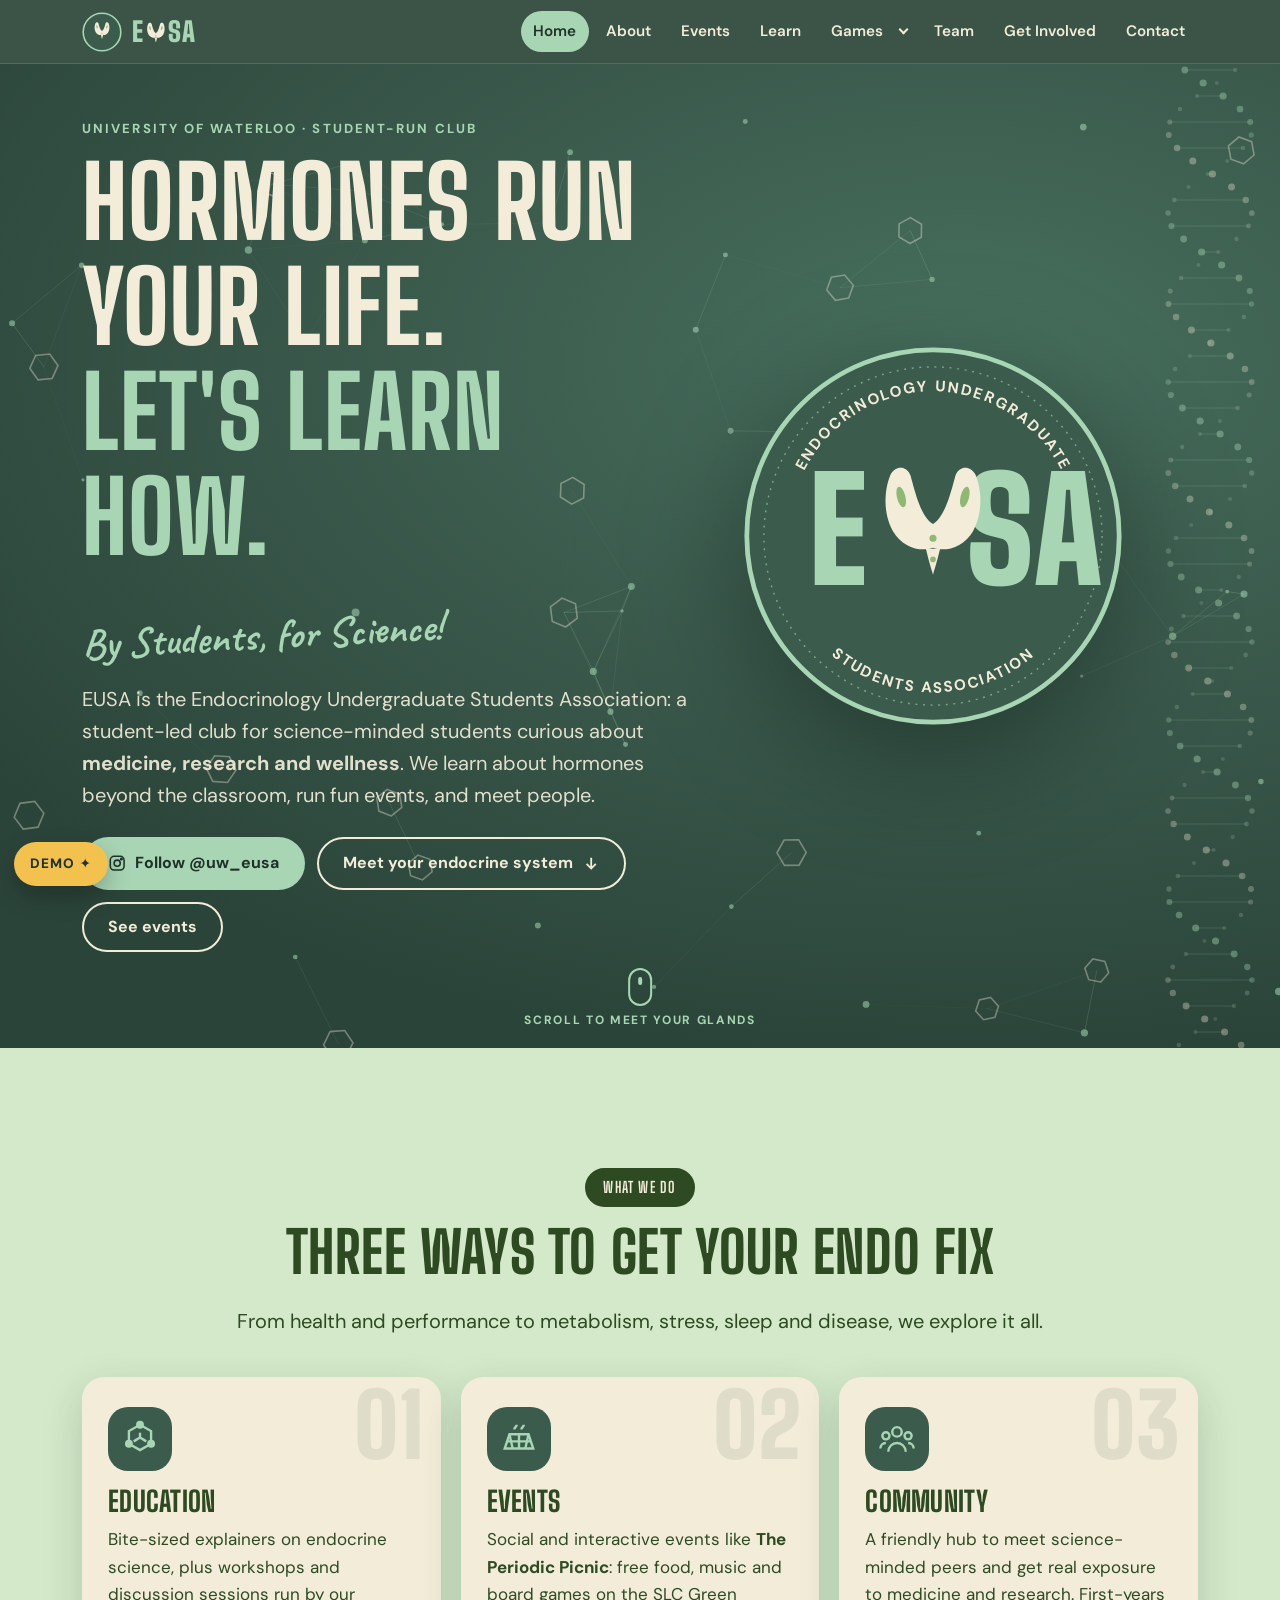
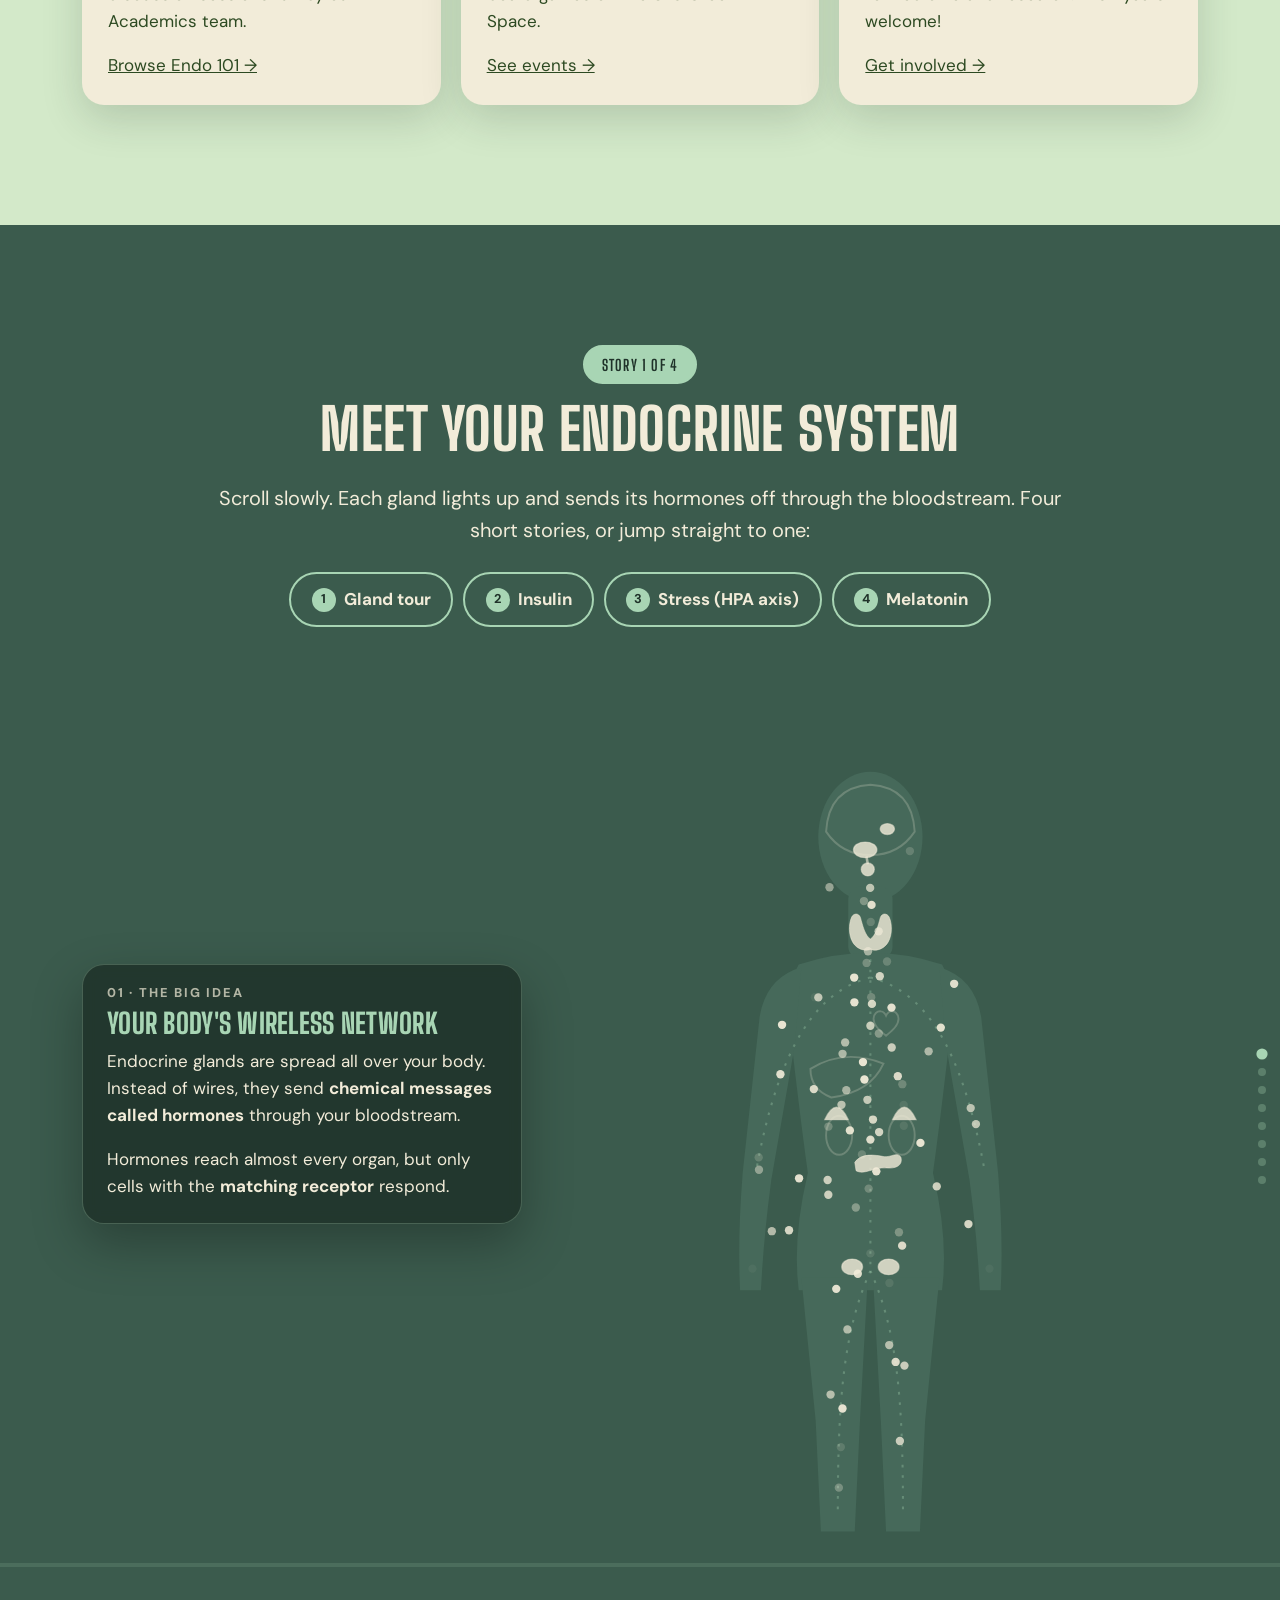
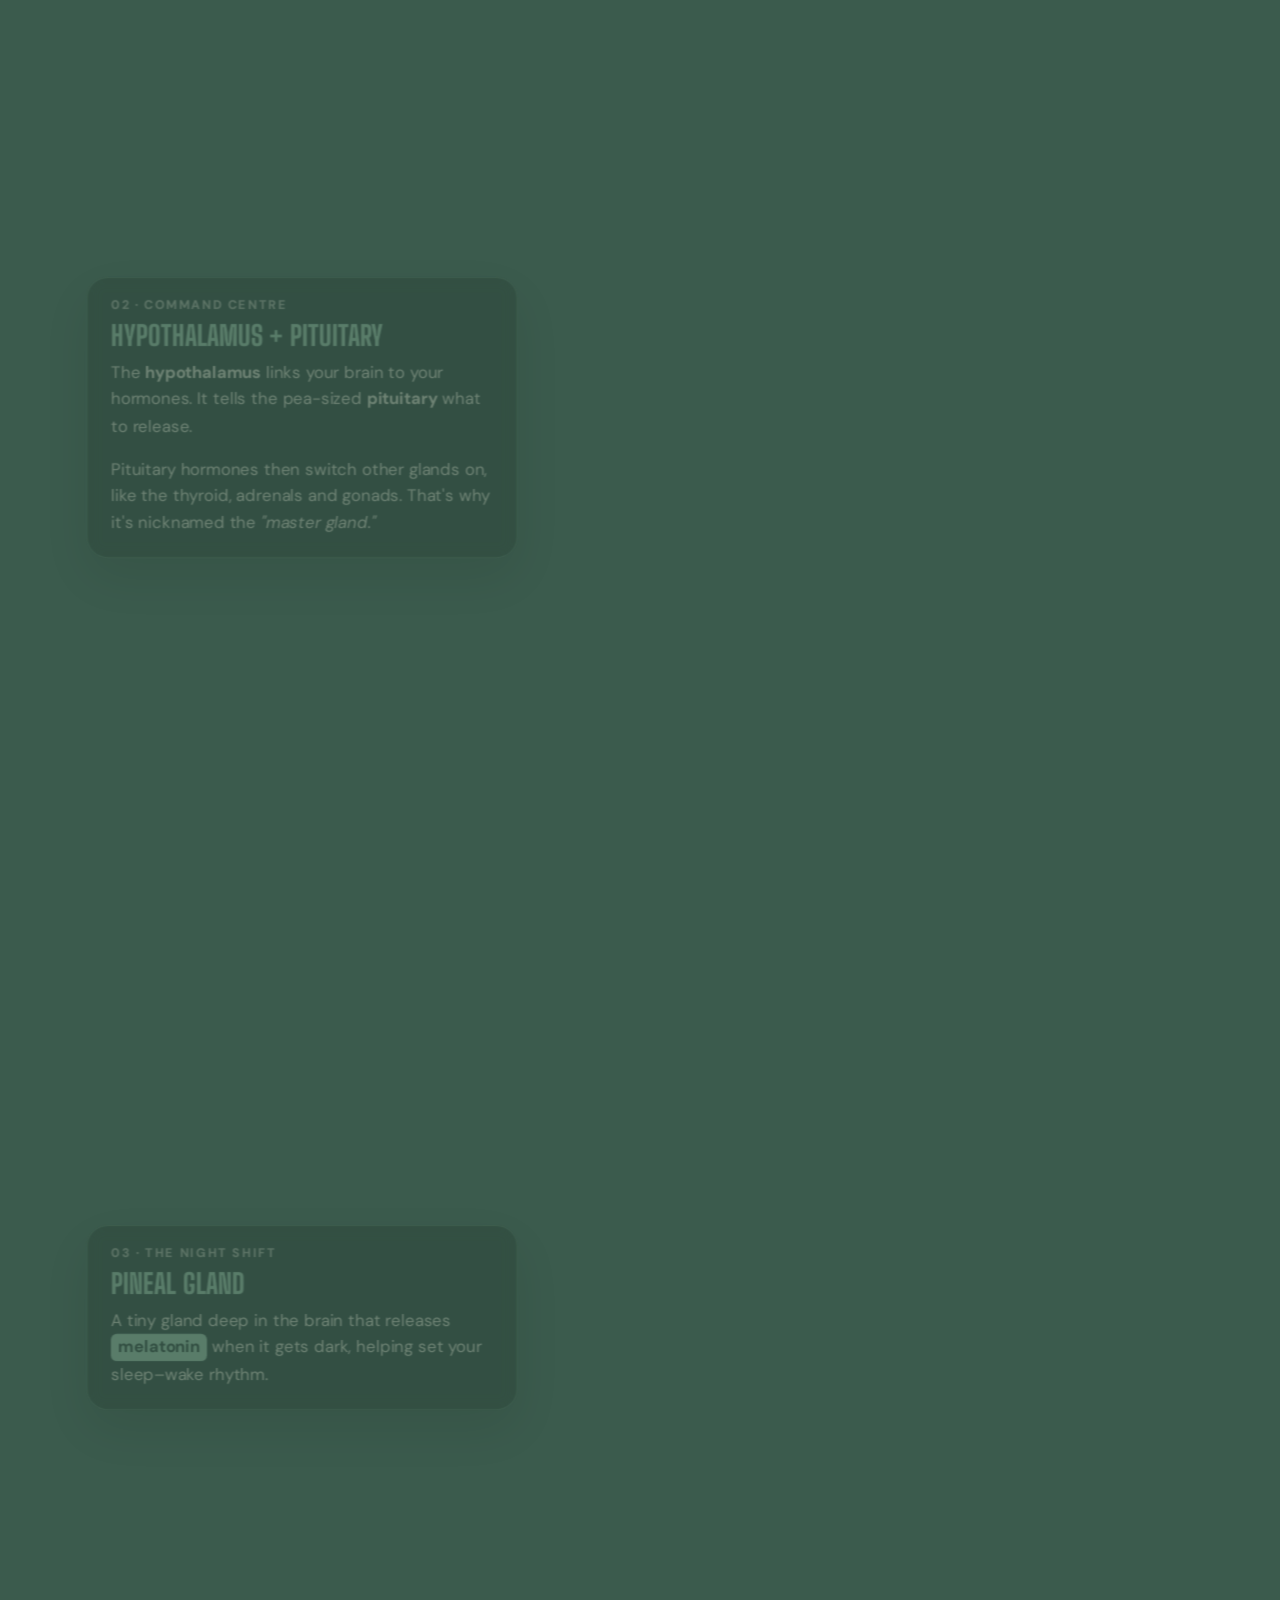
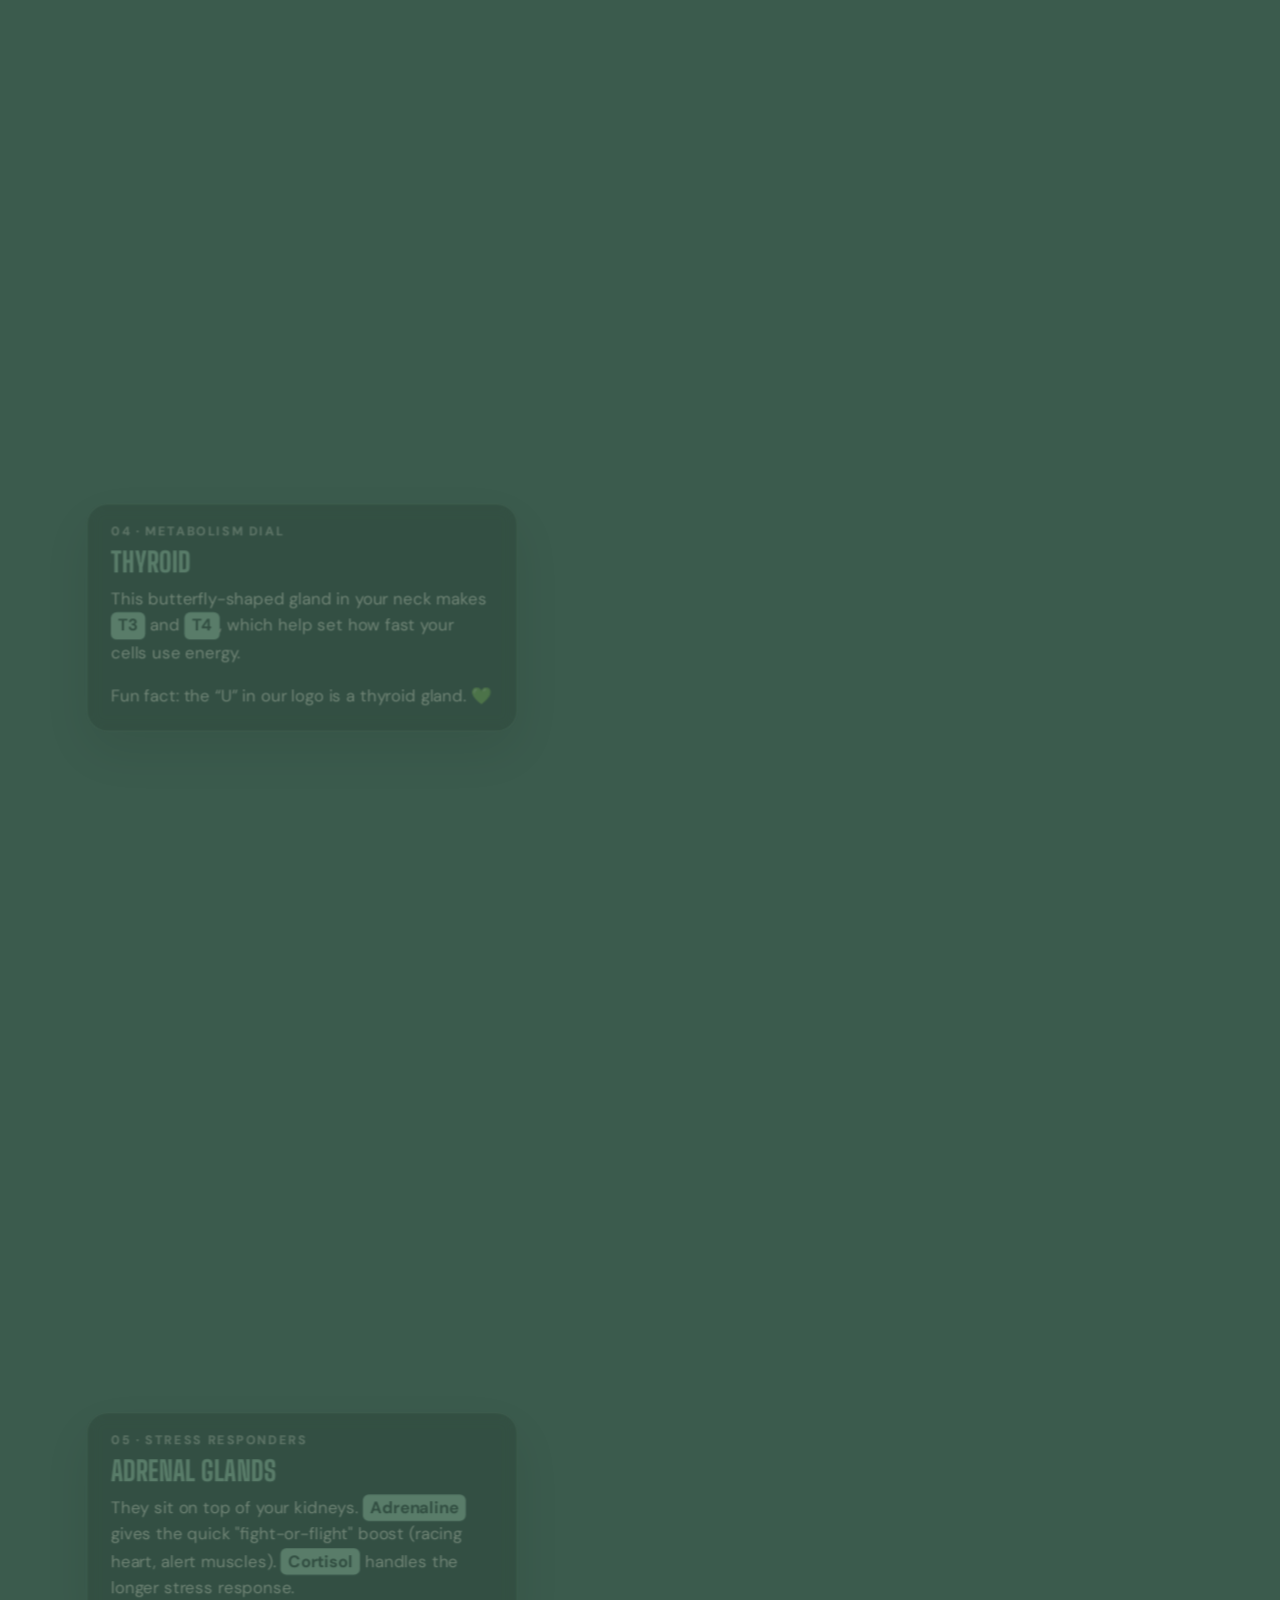
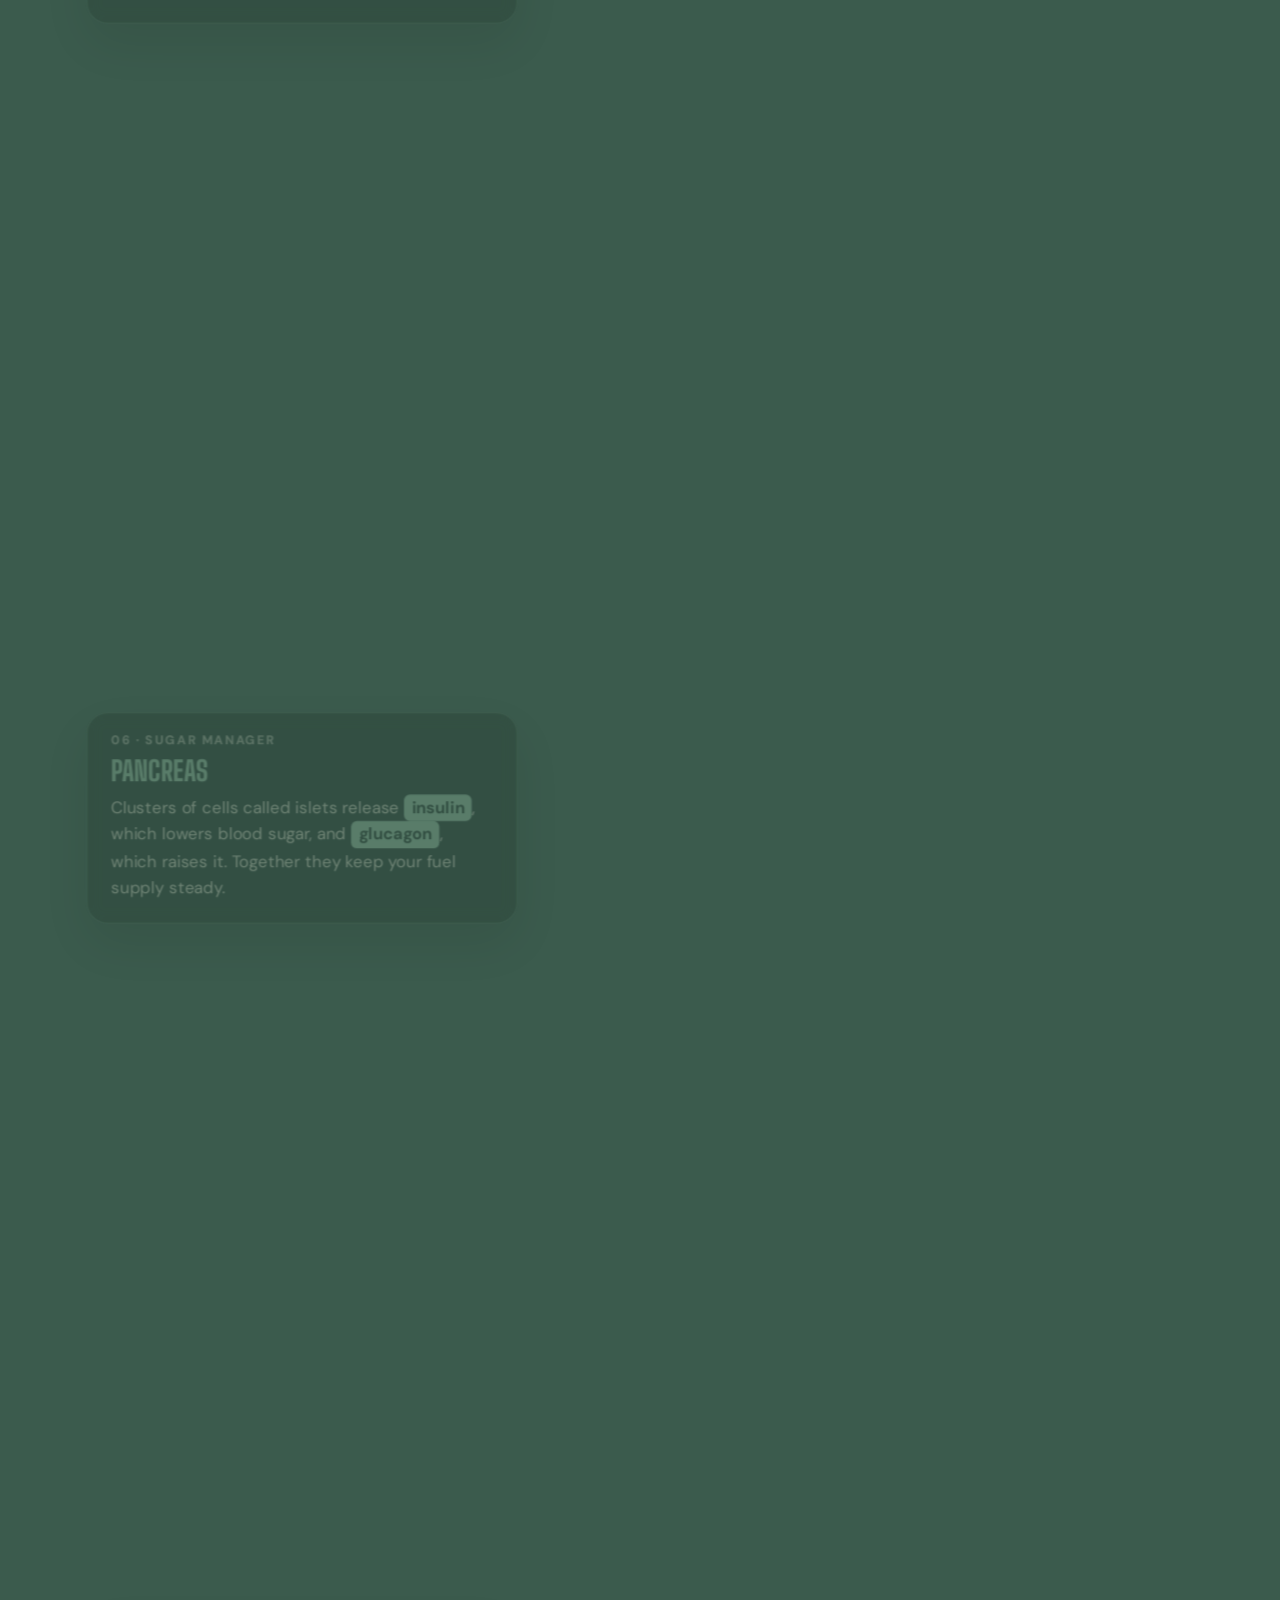
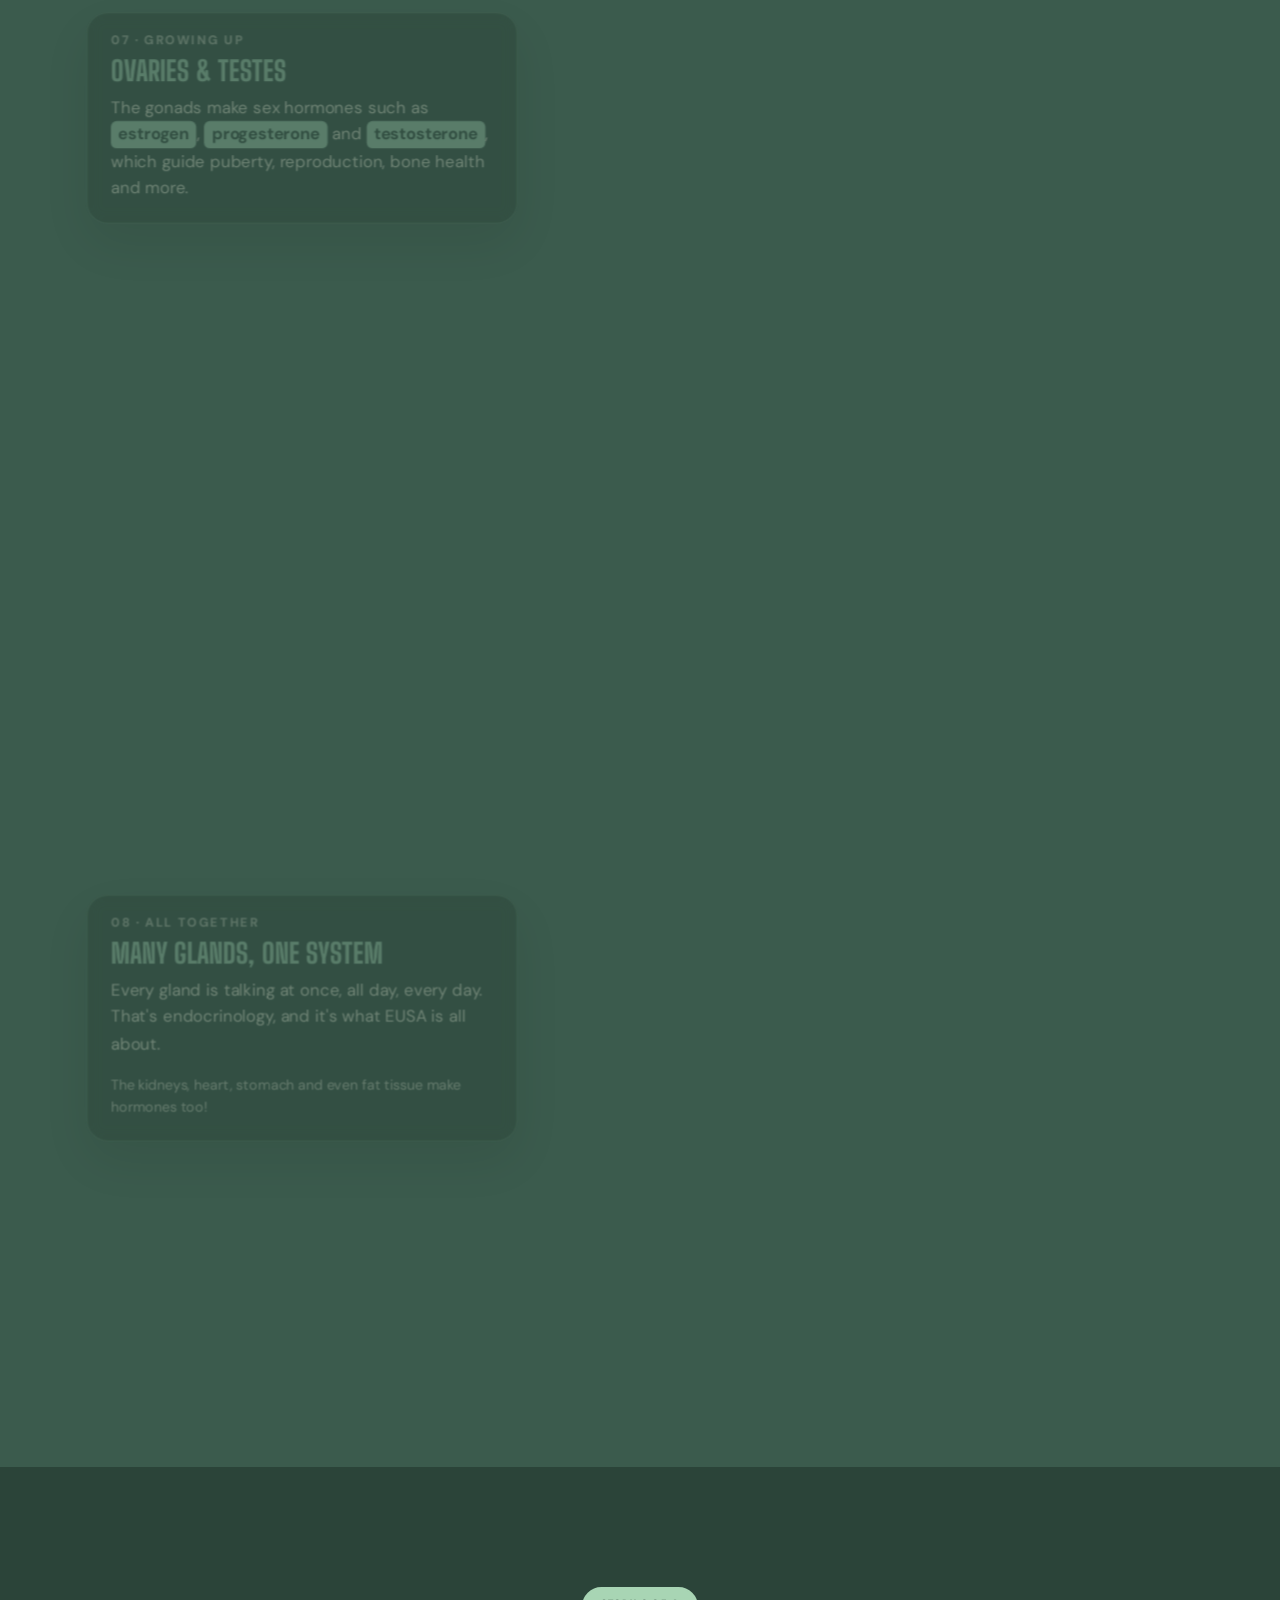
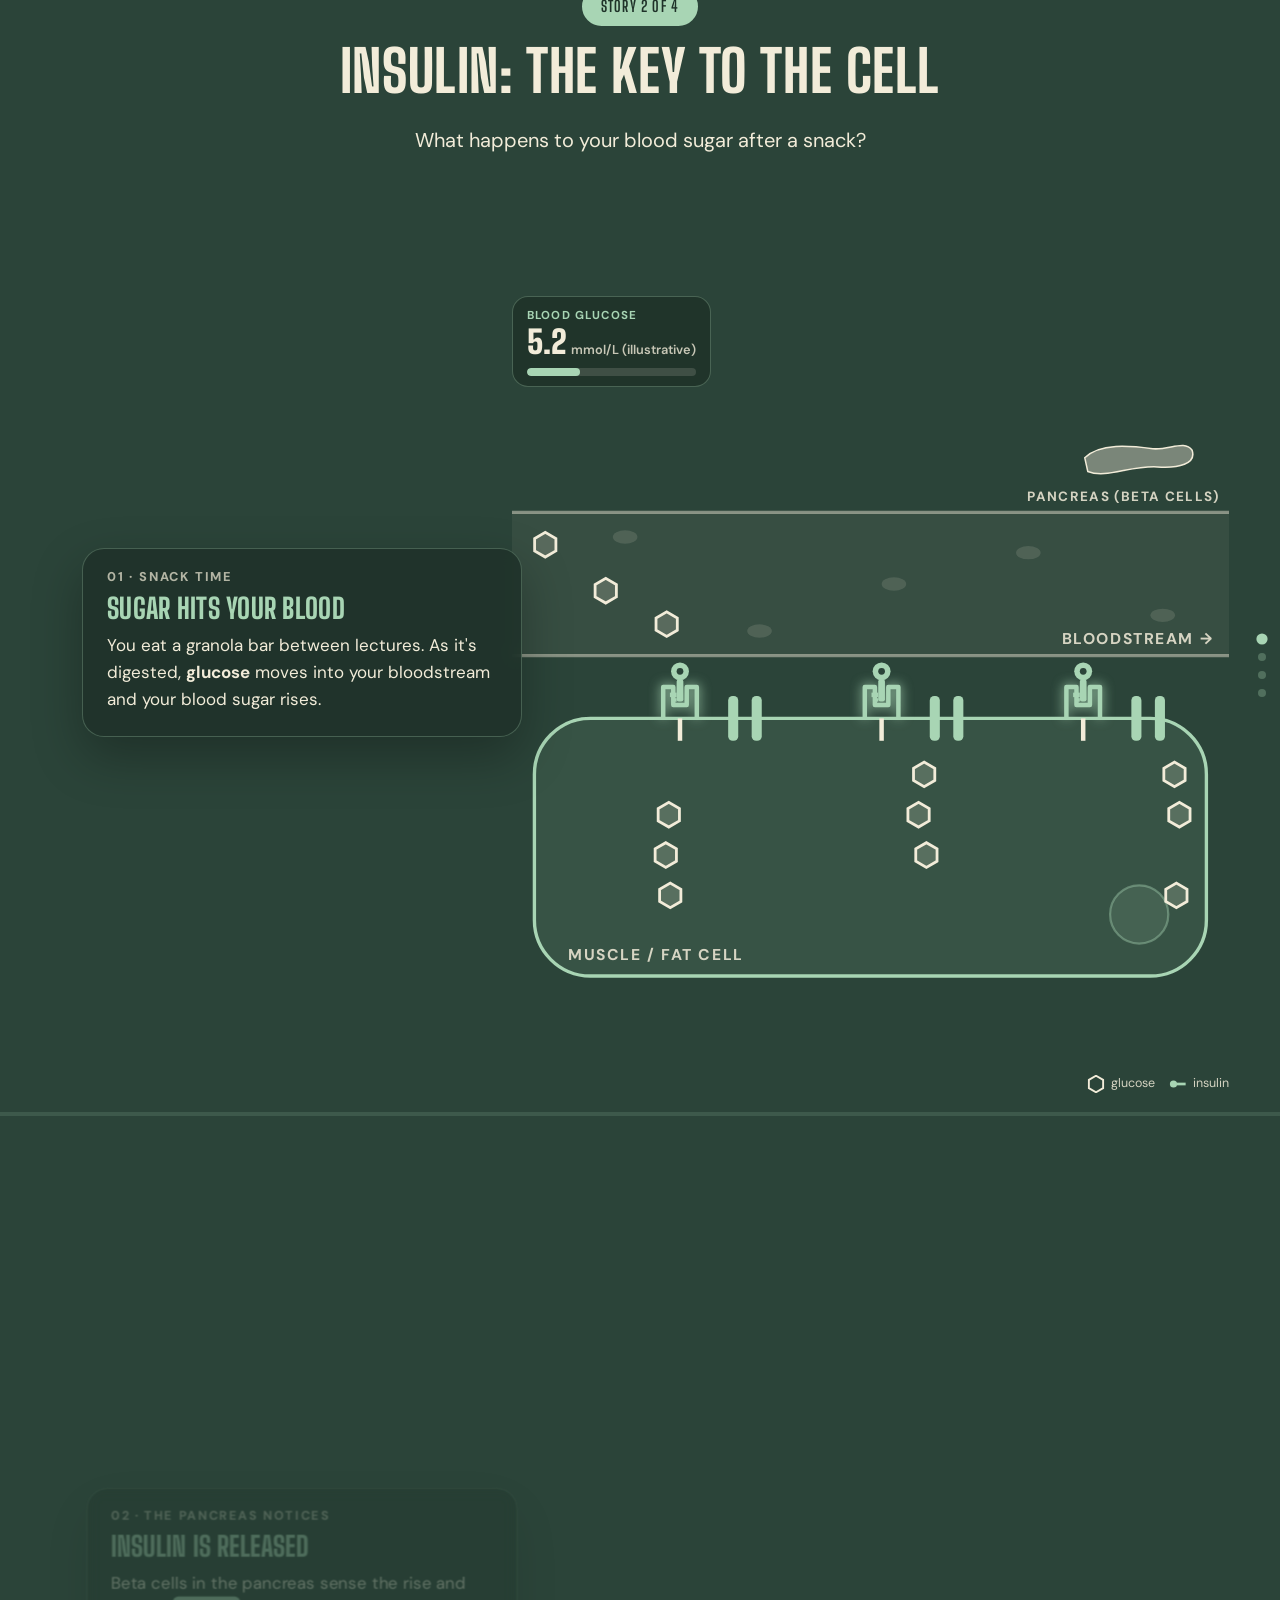
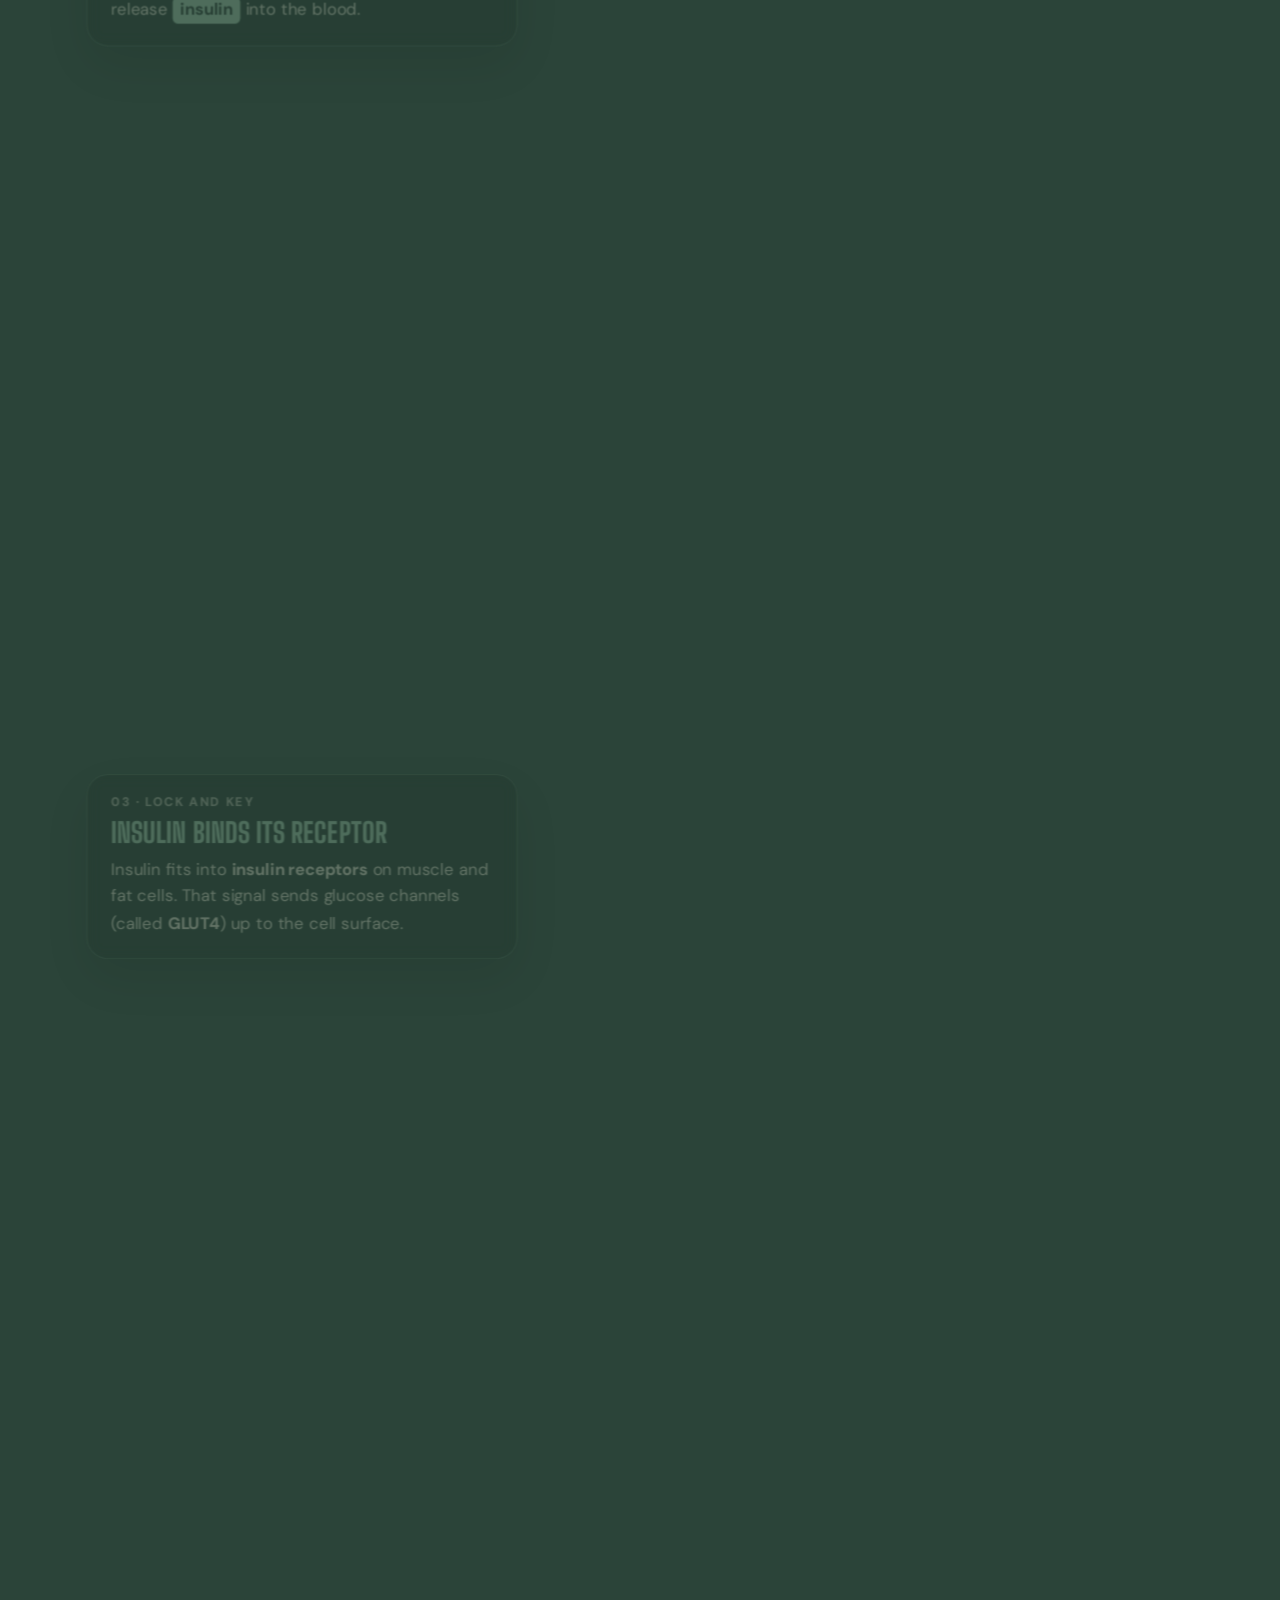
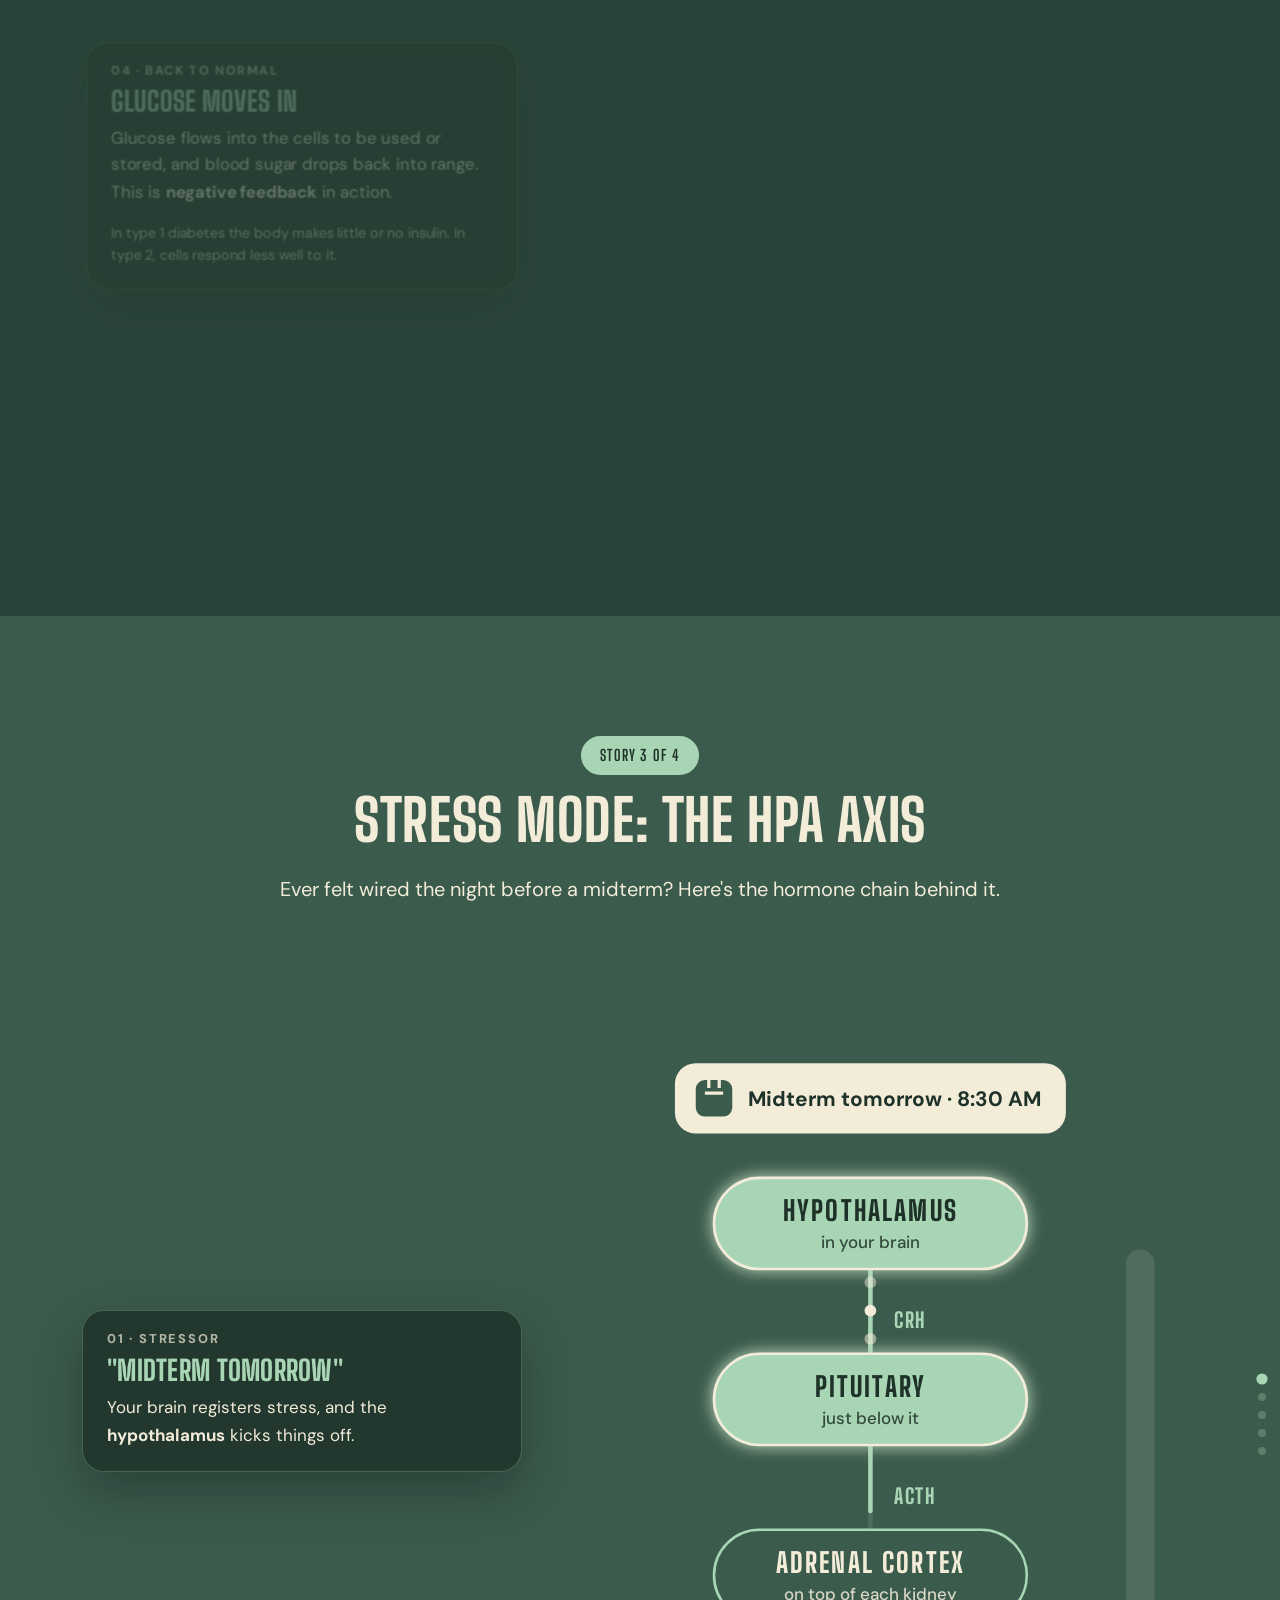
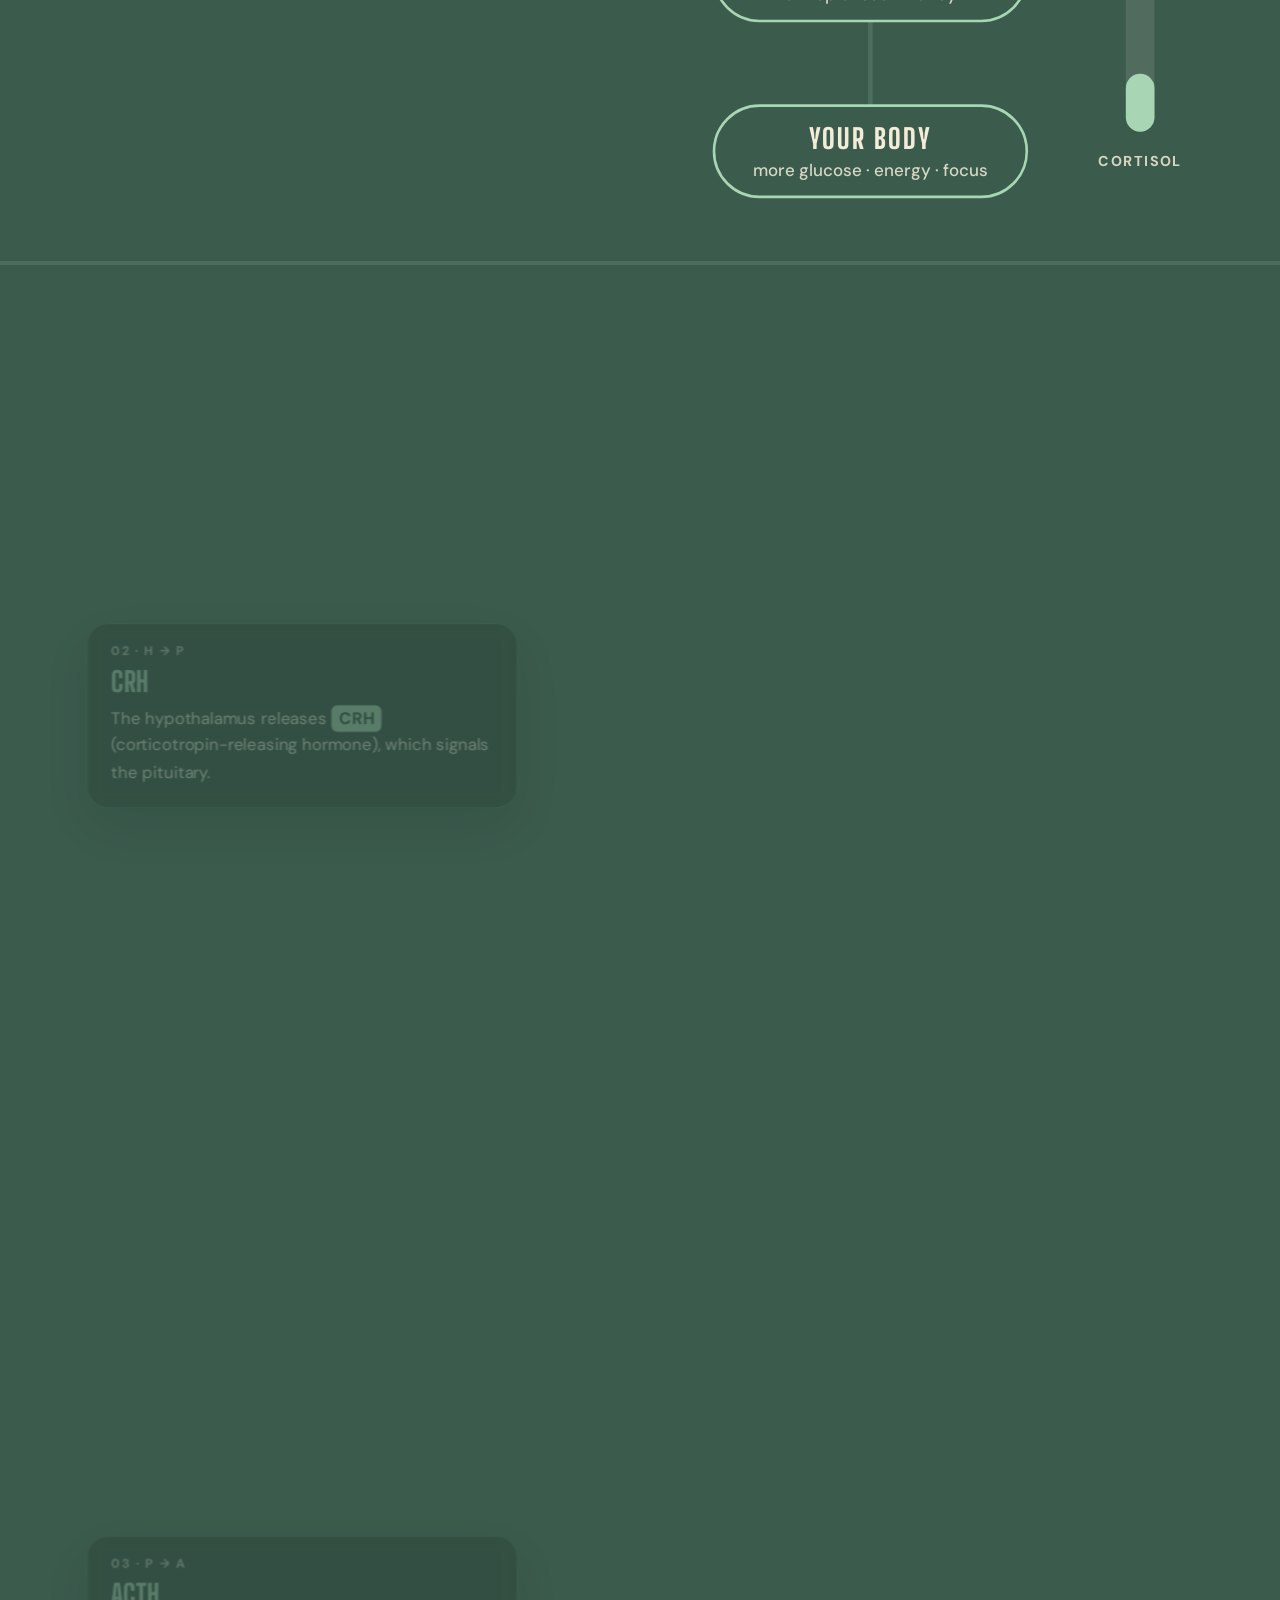
<file: index.html>
<!doctype html>
<html lang="en" class="no-js">
<head>
  <meta charset="utf-8">
  <meta name="viewport" content="width=device-width, initial-scale=1">
  <title>EUSA · Endocrinology Undergraduate Students Association</title>
  <meta name="description" content="EUSA is a student-led club at the University of Waterloo that makes endocrine science engaging, accessible and relevant through education, events and community.">
  <meta property="og:title" content="EUSA · By Students, for Science!">
  <meta property="og:description" content="The student club for hormone-curious Waterloo students.">
  <!-- og:image: to be included (a 1200x630 PNG made from the real logo) -->
  <link rel="icon" href="assets/img/favicon.svg" type="image/svg+xml">
  <link rel="preconnect" href="https://fonts.googleapis.com"><link rel="preconnect" href="https://fonts.gstatic.com" crossorigin>
  <link href="https://fonts.googleapis.com/css2?family=Big+Shoulders+Display:wght@700;800;900&family=Caveat:wght@700&family=DM+Sans:ital,wght@0,400;0,500;0,600;0,700;0,800;1,800&display=swap" rel="stylesheet">
  <link rel="stylesheet" href="assets/css/styles.css">
</head>
<body data-page="home">
<div id="site-header"></div>

<main id="main">
  <!-- ============ HERO ============ -->
  <section class="hero" aria-labelledby="hero-title">
    <canvas id="hero-canvas" aria-hidden="true"></canvas>
    <div class="container">
      <div>
        <p class="eyebrow">University of Waterloo · Student-run club</p>
        <h1 id="hero-title">
          <span class="word"><span style="--i:0">Hormones</span></span>
          <span class="word"><span style="--i:1">run</span></span>
          <span class="word"><span style="--i:2">your</span></span>
          <span class="word"><span style="--i:3">life.</span></span><br>
          <span class="word"><span style="--i:4" class="accent">Let's</span></span>
          <span class="word"><span style="--i:5" class="accent">learn</span></span>
          <span class="word"><span style="--i:6" class="accent">how.</span></span>
        </h1>
        <p class="script tagline">By Students, for Science!</p>
        <p class="lede">EUSA is the Endocrinology Undergraduate Students Association: a student-led club for science-minded students curious about <strong>medicine, research and wellness</strong>. We learn about hormones beyond the classroom, run fun events, and meet people.</p>
        <div class="btn-row">
          <a class="btn btn--mint" href="https://www.instagram.com/uw_eusa/" target="_blank" rel="noopener">
            <svg viewBox="0 0 24 24" fill="none" stroke="currentColor" stroke-width="2" aria-hidden="true"><rect x="3" y="3" width="18" height="18" rx="5"/><circle cx="12" cy="12" r="4"/><circle cx="17.5" cy="6.5" r="1" fill="currentColor"/></svg>
            Follow @uw_eusa</a>
          <a class="btn btn--ghost btn--down" href="#tour-intro">Meet your endocrine system <svg viewBox="0 0 24 24" fill="none" stroke="currentColor" stroke-width="2.4" aria-hidden="true"><path d="M12 5v14M6 13l6 6 6-6"/></svg></a>
          <a class="btn btn--ghost" href="events.html">See events</a>
        </div>
      </div>
      <div id="hero-logo"></div>
    </div>
    <a class="scroll-cue" href="#pillars"><span class="mouse" aria-hidden="true"></span>Scroll to meet your glands</a>
  </section>

  <!-- ============ PILLARS ============ -->
  <section class="section" id="pillars" aria-labelledby="pillars-title">
    <div class="container">
      <div class="center" data-reveal>
        <span class="pill pill--solid">What we do</span>
        <h2 id="pillars-title">Three ways to get your endo fix</h2>
        <p class="lede">From health and performance to metabolism, stress, sleep and disease, we explore it all.</p>
      </div>
      <div class="grid grid--3" style="margin-top:40px">
        <article class="card pillar" data-reveal style="--d:0s">
          <span class="num" aria-hidden="true">01</span>
          <div class="icon" id="ic-edu"></div>
          <h3>Education</h3>
          <p>Bite-sized explainers on endocrine science, plus workshops and discussion sessions run by our Academics team.</p>
          <a href="learn.html">Browse Endo 101 →</a>
        </article>
        <article class="card pillar" data-reveal style="--d:.12s">
          <span class="num" aria-hidden="true">02</span>
          <div class="icon" id="ic-events"></div>
          <h3>Events</h3>
          <p>Social and interactive events like <strong>The Periodic Picnic</strong>: free food, music and board games on the SLC Green Space.</p>
          <a href="events.html">See events →</a>
        </article>
        <article class="card pillar" data-reveal style="--d:.24s">
          <span class="num" aria-hidden="true">03</span>
          <div class="icon" id="ic-comm"></div>
          <h3>Community</h3>
          <p>A friendly hub to meet science-minded peers and get real exposure to medicine and research. First-years welcome!</p>
          <a href="get-involved.html">Get involved →</a>
        </article>
      </div>
    </div>
  </section>

  <!-- ============ STORY 1: GLAND TOUR ============ -->
  <section class="section section--dark" id="tour-intro" aria-labelledby="tour-title" style="padding-bottom:40px">
    <div class="container center" data-reveal>
      <span class="pill pill--solid">Story 1 of 4</span>
      <h2 id="tour-title">Meet your endocrine system</h2>
      <p class="lede">Scroll slowly. Each gland lights up and sends its hormones off through the bloodstream. Four short stories, or jump straight to one:</p>
      <nav class="story-nav" aria-label="Jump to a story">
        <a href="#tour-intro"><b>1</b>Gland tour</a>
        <a href="#story-insulin"><b>2</b>Insulin</a>
        <a href="#story-stress"><b>3</b>Stress (HPA axis)</a>
        <a href="#story-melatonin"><b>4</b>Melatonin</a>
      </nav>
    </div>
  </section>
  <section class="scrolly scrolly--forest" data-scrolly="tour" aria-label="Animated tour of the endocrine glands">
    <div class="scrolly__stage">
      <div class="scrolly__visual">
        <svg viewBox="-110 0 520 620" role="img" aria-label="Body outline. The main endocrine glands light up one at a time as you scroll, with dots showing hormones travelling through the blood."></svg>
      </div>
    </div>
    <div class="scrolly__steps">
      <div class="step"><div class="container"><div class="step__card">
        <span class="step__num">01 · The big idea</span>
        <h3>Your body's wireless network</h3>
        <p>Endocrine glands are spread all over your body. Instead of wires, they send <strong>chemical messages called hormones</strong> through your bloodstream.</p>
        <p>Hormones reach almost every organ, but only cells with the <strong>matching receptor</strong> respond.</p>
      </div></div></div>
      <div class="step"><div class="container"><div class="step__card">
        <span class="step__num">02 · Command centre</span>
        <h3>Hypothalamus + pituitary</h3>
        <p>The <strong>hypothalamus</strong> links your brain to your hormones. It tells the pea-sized <strong>pituitary</strong> what to release.</p>
        <p>Pituitary hormones then switch other glands on, like the thyroid, adrenals and gonads. That's why it's nicknamed the <em>"master gland."</em></p>
      </div></div></div>
      <div class="step"><div class="container"><div class="step__card">
        <span class="step__num">03 · The night shift</span>
        <h3>Pineal gland</h3>
        <p>A tiny gland deep in the brain that releases <span class="hormone">melatonin</span> when it gets dark, helping set your sleep–wake rhythm.</p>
      </div></div></div>
      <div class="step"><div class="container"><div class="step__card">
        <span class="step__num">04 · Metabolism dial</span>
        <h3>Thyroid</h3>
        <p>This butterfly-shaped gland in your neck makes <span class="hormone">T3</span> and <span class="hormone">T4</span>, which help set how fast your cells use energy.</p>
        <p>Fun fact: the “U” in our logo is a thyroid gland. 💚</p>
      </div></div></div>
      <div class="step"><div class="container"><div class="step__card">
        <span class="step__num">05 · Stress responders</span>
        <h3>Adrenal glands</h3>
        <p>They sit on top of your kidneys. <span class="hormone">Adrenaline</span> gives the quick "fight-or-flight" boost (racing heart, alert muscles). <span class="hormone">Cortisol</span> handles the longer stress response.</p>
      </div></div></div>
      <div class="step"><div class="container"><div class="step__card">
        <span class="step__num">06 · Sugar manager</span>
        <h3>Pancreas</h3>
        <p>Clusters of cells called islets release <span class="hormone">insulin</span>, which lowers blood sugar, and <span class="hormone">glucagon</span>, which raises it. Together they keep your fuel supply steady.</p>
      </div></div></div>
      <div class="step"><div class="container"><div class="step__card">
        <span class="step__num">07 · Growing up</span>
        <h3>Ovaries &amp; testes</h3>
        <p>The gonads make sex hormones such as <span class="hormone">estrogen</span>, <span class="hormone">progesterone</span> and <span class="hormone">testosterone</span>, which guide puberty, reproduction, bone health and more.</p>
      </div></div></div>
      <div class="step"><div class="container"><div class="step__card">
        <span class="step__num">08 · All together</span>
        <h3>Many glands, one system</h3>
        <p>Every gland is talking at once, all day, every day. That's endocrinology, and it's what EUSA is all about.</p>
        <p style="font-size:.9rem;opacity:.85">The kidneys, heart, stomach and even fat tissue make hormones too!</p>
      </div></div></div>
    </div>
  </section>

  <!-- ============ STORY 2: INSULIN ============ -->
  <section class="section section--deep" id="story-insulin" aria-labelledby="ins-title" style="padding-bottom:40px">
    <div class="container center" data-reveal>
      <span class="pill pill--solid">Story 2 of 4</span>
      <h2 id="ins-title">Insulin: the key to the cell</h2>
      <p class="lede">What happens to your blood sugar after a snack?</p>
    </div>
  </section>
  <section class="scrolly" data-scrolly="insulin" aria-label="Animation of insulin lowering blood glucose">
    <div class="scrolly__stage">
      <div class="scrolly__visual">
        <div class="meter" aria-hidden="true"><small>Blood glucose</small><b>5.0<span>mmol/L (illustrative)</span></b><div class="track"><i></i></div></div>
        <svg viewBox="0 0 640 520" style="overflow:hidden" role="img" aria-label="Glucose enters the blood, the pancreas releases insulin, insulin binds receptors on a cell, channels open, and glucose moves into the cell."></svg>
        <div class="legend" aria-hidden="true">
          <span><svg viewBox="-12 -12 24 24"><polygon points="9.5,5.5 0,11 -9.5,5.5 -9.5,-5.5 0,-11 9.5,-5.5" fill="none" stroke="#F2ECD9" stroke-width="2.5"/></svg>glucose</span>
          <span><svg viewBox="-20 -10 40 20"><circle cx="-10" r="8" fill="#A8D5B4"/><rect x="-3" y="-3" width="20" height="6" fill="#A8D5B4"/></svg>insulin</span>
        </div>
      </div>
    </div>
    <div class="scrolly__steps">
      <div class="step"><div class="container"><div class="step__card">
        <span class="step__num">01 · Snack time</span>
        <h3>Sugar hits your blood</h3>
        <p>You eat a granola bar between lectures. As it's digested, <strong>glucose</strong> moves into your bloodstream and your blood sugar rises.</p>
      </div></div></div>
      <div class="step"><div class="container"><div class="step__card">
        <span class="step__num">02 · The pancreas notices</span>
        <h3>Insulin is released</h3>
        <p>Beta cells in the pancreas sense the rise and release <span class="hormone">insulin</span> into the blood.</p>
      </div></div></div>
      <div class="step"><div class="container"><div class="step__card">
        <span class="step__num">03 · Lock and key</span>
        <h3>Insulin binds its receptor</h3>
        <p>Insulin fits into <strong>insulin receptors</strong> on muscle and fat cells. That signal sends glucose channels (called <strong>GLUT4</strong>) up to the cell surface.</p>
      </div></div></div>
      <div class="step"><div class="container"><div class="step__card">
        <span class="step__num">04 · Back to normal</span>
        <h3>Glucose moves in</h3>
        <p>Glucose flows into the cells to be used or stored, and blood sugar drops back into range. This is <strong>negative feedback</strong> in action.</p>
        <p style="font-size:.9rem;opacity:.85">In type 1 diabetes the body makes little or no insulin. In type 2, cells respond less well to it.</p>
      </div></div></div>
    </div>
  </section>

  <!-- ============ STORY 3: STRESS ============ -->
  <section class="section section--dark" id="story-stress" aria-labelledby="hpa-title" style="padding-bottom:40px">
    <div class="container center" data-reveal>
      <span class="pill pill--solid">Story 3 of 4</span>
      <h2 id="hpa-title">Stress mode: the HPA axis</h2>
      <p class="lede">Ever felt wired the night before a midterm? Here's the hormone chain behind it.</p>
    </div>
  </section>
  <section class="scrolly scrolly--forest" data-scrolly="hpa" aria-label="Animation of the stress hormone chain and its feedback loop">
    <div class="scrolly__stage">
      <div class="scrolly__visual">
        <svg viewBox="0 0 540 620" role="img" aria-label="A chain from hypothalamus to pituitary to adrenal cortex to the body, with a feedback loop that switches it off."></svg>
      </div>
    </div>
    <div class="scrolly__steps">
      <div class="step"><div class="container"><div class="step__card">
        <span class="step__num">01 · Stressor</span>
        <h3>"Midterm tomorrow"</h3>
        <p>Your brain registers stress, and the <strong>hypothalamus</strong> kicks things off.</p>
      </div></div></div>
      <div class="step"><div class="container"><div class="step__card">
        <span class="step__num">02 · H → P</span>
        <h3>CRH</h3>
        <p>The hypothalamus releases <span class="hormone">CRH</span> (corticotropin-releasing hormone), which signals the pituitary.</p>
      </div></div></div>
      <div class="step"><div class="container"><div class="step__card">
        <span class="step__num">03 · P → A</span>
        <h3>ACTH</h3>
        <p>The pituitary releases <span class="hormone">ACTH</span> into the blood. It travels down to the <strong>adrenal cortex</strong>.</p>
      </div></div></div>
      <div class="step"><div class="container"><div class="step__card">
        <span class="step__num">04 · A → body</span>
        <h3>Cortisol</h3>
        <p>The adrenals release <span class="hormone">cortisol</span>. It raises blood sugar for quick energy and helps your body handle the challenge.</p>
      </div></div></div>
      <div class="step"><div class="container"><div class="step__card">
        <span class="step__num">05 · The off switch</span>
        <h3>Negative feedback</h3>
        <p>Cortisol tells the hypothalamus and pituitary to <strong>ease off</strong>, so the loop switches itself down.</p>
        <p style="font-size:.9rem;opacity:.85">Long-term stress can keep this loop running, which is why sleep and breaks matter during exams.</p>
      </div></div></div>
    </div>
  </section>

  <!-- ============ STORY 4: MELATONIN ============ -->
  <section class="section section--deep" id="story-melatonin" aria-labelledby="mel-title" style="padding-bottom:40px">
    <div class="container center" data-reveal>
      <span class="pill pill--solid">Story 4 of 4</span>
      <h2 id="mel-title">Melatonin: the night shift</h2>
      <p class="lede">Scroll from afternoon to morning and watch your pineal gland clock in.</p>
    </div>
  </section>
  <section class="scrolly" data-scrolly="melatonin" aria-label="Animation of melatonin levels over a day and night">
    <div class="scrolly__stage">
      <div class="scrolly__visual">
        <svg viewBox="0 0 640 500" style="overflow:hidden" role="img" aria-label="The sky goes from day to night. As it gets dark the pineal gland glows and a chart of melatonin rises, peaks overnight and falls by morning."></svg>
      </div>
    </div>
    <div class="scrolly__steps">
      <div class="step"><div class="container"><div class="step__card">
        <span class="step__num">01 · 3 PM</span>
        <h3>Daylight = low melatonin</h3>
        <p>Light enters your eyes and signals your brain's master clock (the <strong>SCN</strong>) that it's daytime, so melatonin stays low.</p>
      </div></div></div>
      <div class="step"><div class="container"><div class="step__card">
        <span class="step__num">02 · 9 PM</span>
        <h3>Darkness flips the switch</h3>
        <p>As it gets dark, the <strong>pineal gland</strong> starts releasing <span class="hormone">melatonin</span>.</p>
        <p style="font-size:.9rem;opacity:.85">Bright screens late at night can hold this back and delay feeling sleepy.</p>
      </div></div></div>
      <div class="step"><div class="container"><div class="step__card">
        <span class="step__num">03 · 3 AM</span>
        <h3>Peak night</h3>
        <p>Melatonin peaks in the middle of the night. It doesn't knock you out. It's a <strong>timing signal</strong> that tells your body "it's night."</p>
      </div></div></div>
      <div class="step"><div class="container"><div class="step__card">
        <span class="step__num">04 · 7 AM</span>
        <h3>Morning reset</h3>
        <p>Morning light brings melatonin back down and keeps your circadian rhythm in sync. <a href="article.html?slug=melatonin" style="color:var(--mint)">Read the full explainer →</a></p>
      </div></div></div>
    </div>
  </section>

  <!-- ============ EVENTS ============ -->
  <section class="section" aria-labelledby="ev-title">
    <div class="container">
      <div data-reveal>
        <span class="pill pill--solid">Events</span>
        <h2 id="ev-title">What's on</h2>
        <p class="lede">Events move from "upcoming" to "past" by date automatically, so old events never show as upcoming.</p>
      </div>
      <div class="grid" id="next-event" style="margin-top:28px"></div>
      <p style="margin-top:24px"><a class="btn btn--dark" href="events.html">All events →</a></p>
    </div>
  </section>

  <!-- ============ LEARN ============ -->
  <section class="section section--cream" aria-labelledby="learn-title">
    <div class="container">
      <div data-reveal>
        <span class="pill pill--solid">Endo 101</span>
        <h2 id="learn-title">Fresh from the lab notebook</h2>
        <p class="lede">Our Instagram explainers, rewritten as short articles with sources, so they don't get buried in a feed.</p>
      </div>
      <div class="grid grid--3" id="latest-learn" style="margin-top:28px"></div>
    </div>
  </section>

  <!-- ============ PLAY ============ -->
  <section class="section section--deep center" aria-labelledby="play-title">
    <div class="container" data-reveal>
      <span class="pill pill--solid">Play</span>
      <h2 id="play-title">Test your inner endocrinologist</h2>
      <p class="lede">Three quick games: name the gland, keep blood sugar balanced, and deliver hormones to the right cells.</p>
      <div class="btn-row" style="justify-content:center;margin-top:20px"><a class="btn btn--mint" href="games.html">Play the games</a></div>
    </div>
  </section>

  <!-- ============ JOIN CTA ============ -->
  <section class="section section--dark center" aria-labelledby="join-title">
    <div class="container" data-reveal="zoom">
      <p class="script" style="font-size:2.2rem;color:var(--mint);margin:0">hormone-curious?</p>
      <h2 id="join-title">Join the club</h2>
      <p class="lede">Any science-minded student is welcome. You don't need to be in a health program. <span class="tbi">confirm who can join + whether membership is free</span></p>
      <div class="btn-row" style="justify-content:center;margin-top:20px">
        <a class="btn btn--mint" href="https://www.instagram.com/uw_eusa/" target="_blank" rel="noopener">Follow on Instagram</a>
        <a class="btn btn--ghost" href="get-involved.html">Get involved</a>
        <a class="btn btn--ghost" data-fill="email" href="mailto:eusauw@gmail.com">eusauw@gmail.com</a>
      </div>
    </div>
  </section>
</main>

<div id="site-footer"></div>
<script src="assets/js/data.js"></script>
<script src="assets/js/main.js"></script>
<script>
  document.getElementById("ic-edu").innerHTML = EUSA_ICONS.molecule;
  document.getElementById("ic-events").innerHTML = EUSA_ICONS.picnic;
  document.getElementById("ic-comm").innerHTML = EUSA_ICONS.community;
</script>
<script src="assets/js/anim.js"></script>
</body>
</html>
</file>
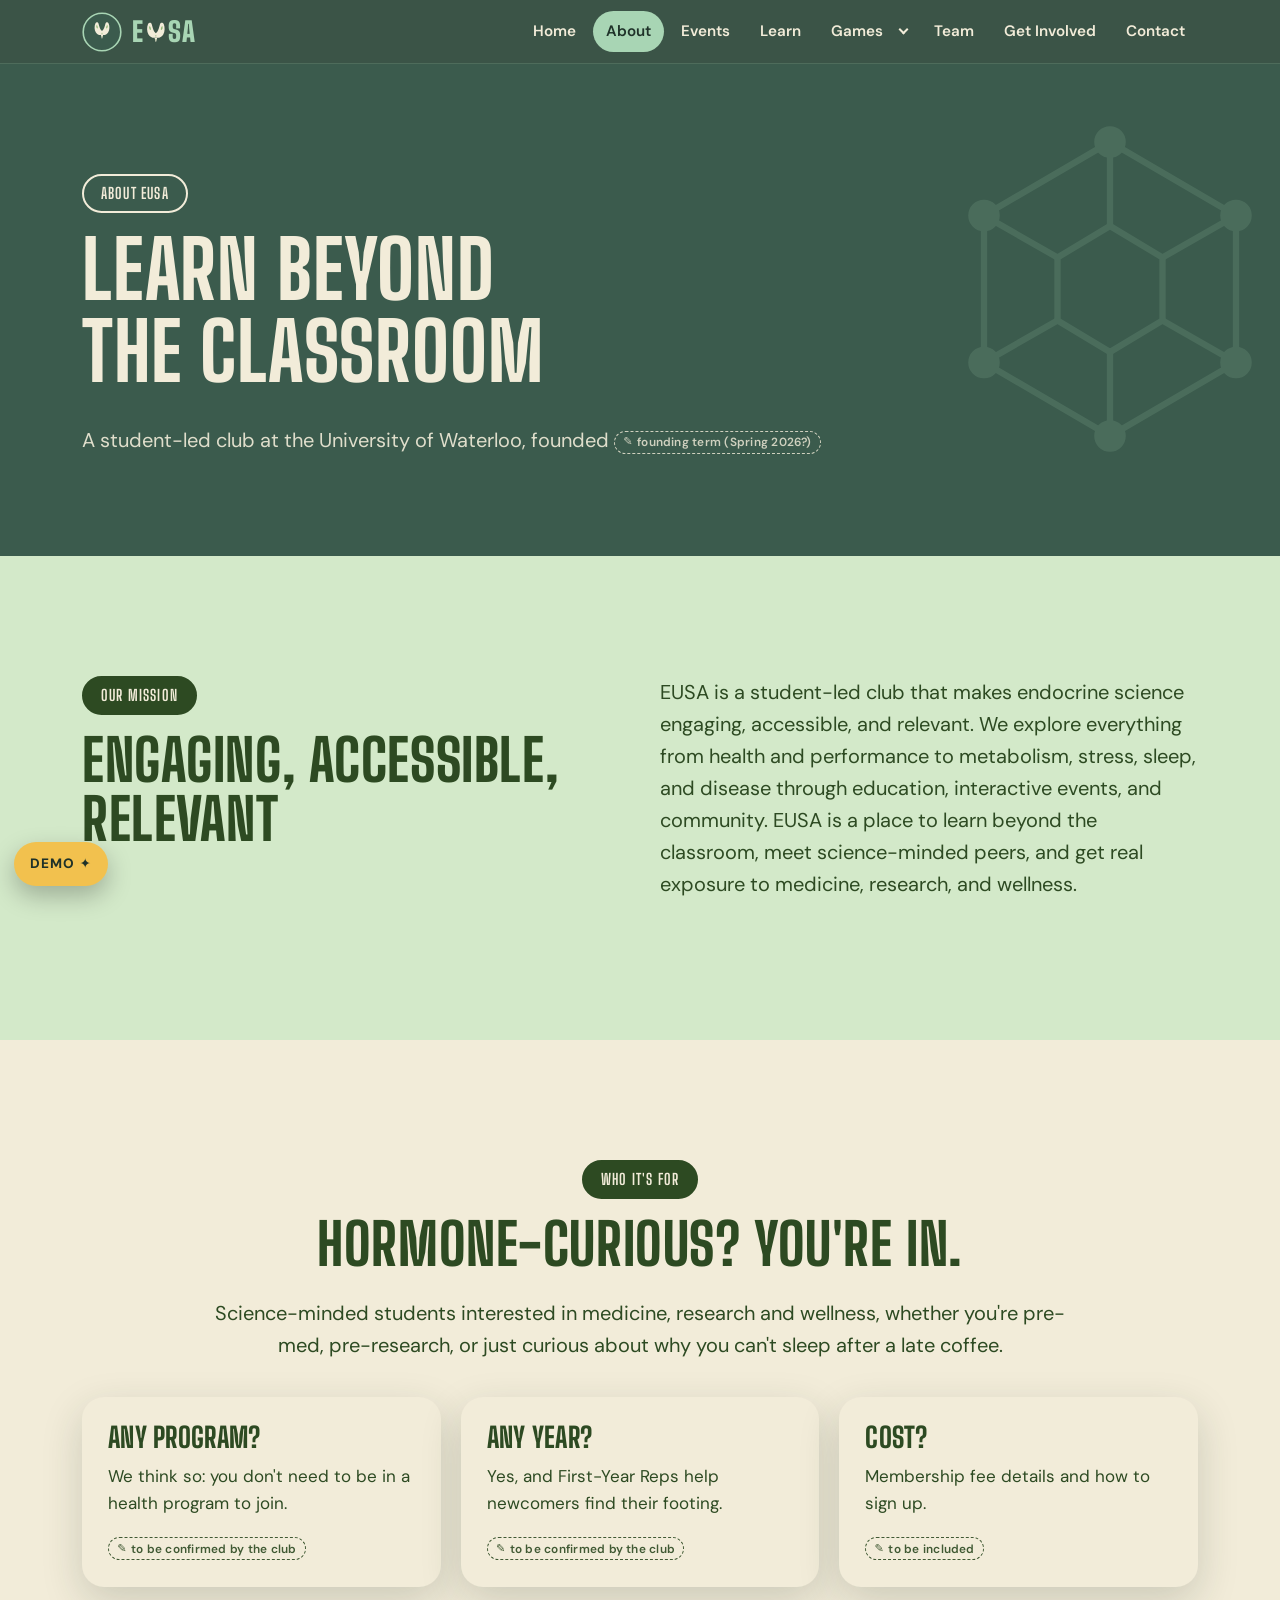
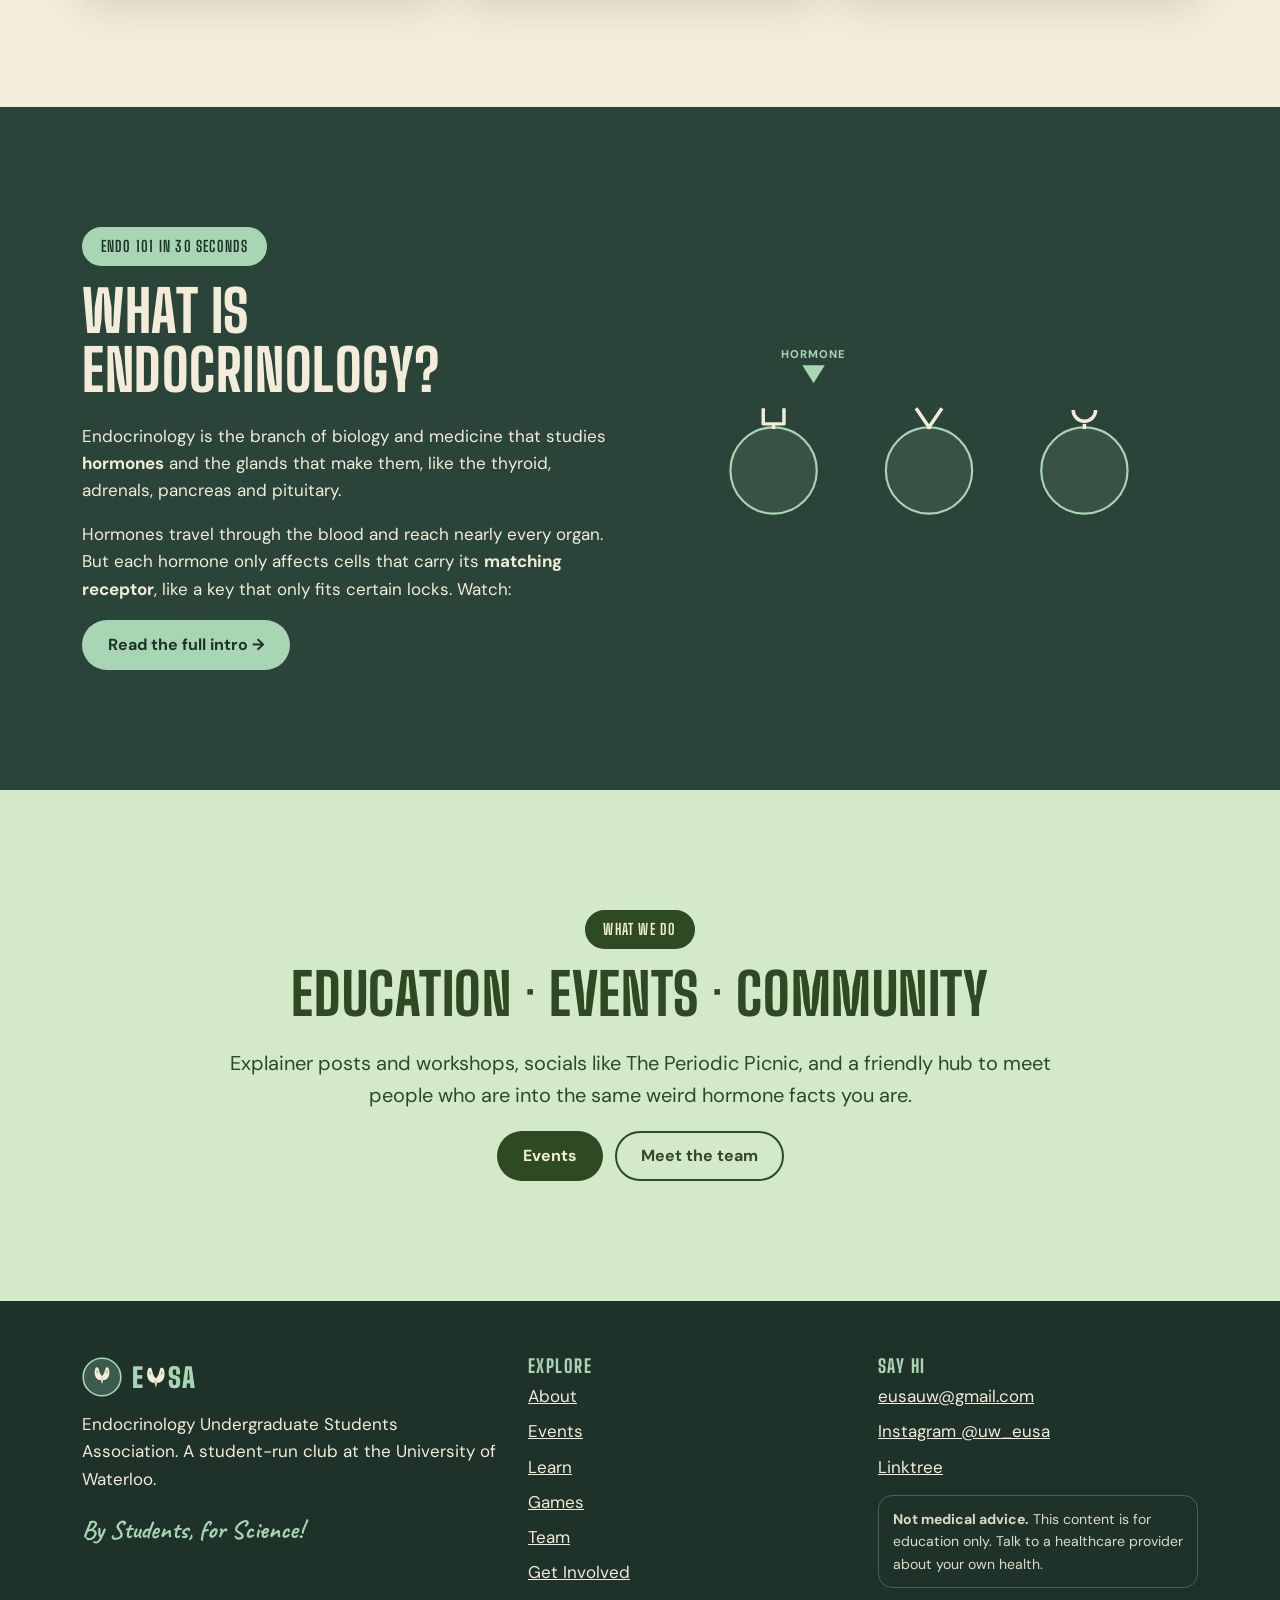
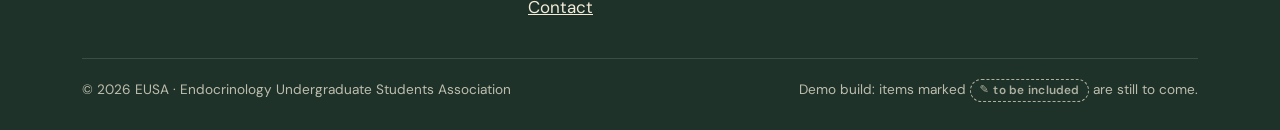
<file: about.html>
<!doctype html>
<html lang="en" class="no-js">
<head>
  <meta charset="utf-8">
  <meta name="viewport" content="width=device-width, initial-scale=1">
  <title>About · EUSA</title>
  <meta name="description" content="About EUSA: our mission, what we do, who it's for, and a quick intro to endocrinology.">
  <link rel="icon" href="assets/img/favicon.svg" type="image/svg+xml">
  <link rel="preconnect" href="https://fonts.googleapis.com"><link rel="preconnect" href="https://fonts.gstatic.com" crossorigin>
  <link href="https://fonts.googleapis.com/css2?family=Big+Shoulders+Display:wght@700;800;900&family=Caveat:wght@700&family=DM+Sans:ital,wght@0,400;0,500;0,600;0,700;0,800;1,800&display=swap" rel="stylesheet">
  <link rel="stylesheet" href="assets/css/styles.css">
</head>
<body data-page="about">
<div id="site-header"></div>
<main id="main">
  <section class="page-hero">
    <div class="bg-art" aria-hidden="true"><svg viewBox="0 0 200 200" fill="none" stroke="currentColor" stroke-width="3"><path d="M100 20l60 35v70l-60 35-60-35V55z"/><path d="M100 60l25 15v30l-25 15-25-15V75z"/><path d="M100 20v40M160 55l-35 20M160 125l-35-20M100 160v-40M40 125l35-20M40 55l35 20"/><circle cx="100" cy="20" r="6" fill="currentColor"/><circle cx="160" cy="55" r="6" fill="currentColor"/><circle cx="160" cy="125" r="6" fill="currentColor"/><circle cx="100" cy="160" r="6" fill="currentColor"/><circle cx="40" cy="125" r="6" fill="currentColor"/><circle cx="40" cy="55" r="6" fill="currentColor"/></svg></div>
    <div class="container">
      <span class="pill">About EUSA</span>
      <h1>Learn beyond<br>the classroom</h1>
      <p class="lede">A student-led club at the University of Waterloo, founded <span class="tbi">founding term (Spring 2026?)</span></p>
    </div>
  </section>

  <section class="section">
    <div class="container grid grid--2" style="align-items:start;gap:40px">
      <div data-reveal="left">
        <span class="pill pill--solid">Our mission</span>
        <h2>Engaging, accessible, relevant</h2>
      </div>
      <div data-reveal="right">
        <p class="lede">EUSA is a student-led club that makes endocrine science engaging, accessible, and relevant. We explore everything from health and performance to metabolism, stress, sleep, and disease through education, interactive events, and community. EUSA is a place to learn beyond the classroom, meet science-minded peers, and get real exposure to medicine, research, and wellness.</p>
      </div>
    </div>
  </section>

  <section class="section section--cream">
    <div class="container">
      <div class="center" data-reveal>
        <span class="pill pill--solid">Who it's for</span>
        <h2>Hormone-curious? You're in.</h2>
        <p class="lede">Science-minded students interested in medicine, research and wellness, whether you're pre-med, pre-research, or just curious about why you can't sleep after a late coffee.</p>
      </div>
      <div class="grid grid--3" style="margin-top:36px">
        <div class="card" data-reveal style="--d:0s"><h3>Any program?</h3><p>We think so: you don't need to be in a health program to join.</p><span class="tbi">to be confirmed by the club</span></div>
        <div class="card" data-reveal style="--d:.1s"><h3>Any year?</h3><p>Yes, and First-Year Reps help newcomers find their footing.</p><span class="tbi">to be confirmed by the club</span></div>
        <div class="card" data-reveal style="--d:.2s"><h3>Cost?</h3><p>Membership fee details and how to sign up.</p><span class="tbi">to be included</span></div>
      </div>
    </div>
  </section>

  <section class="section section--deep">
    <div class="container grid grid--2" style="align-items:center;gap:40px">
      <div data-reveal="left">
        <span class="pill pill--solid">Endo 101 in 30 seconds</span>
        <h2>What is endocrinology?</h2>
        <p>Endocrinology is the branch of biology and medicine that studies <strong>hormones</strong> and the glands that make them, like the thyroid, adrenals, pancreas and pituitary.</p>
        <p>Hormones travel through the blood and reach nearly every organ. But each hormone only affects cells that carry its <strong>matching receptor</strong>, like a key that only fits certain locks. Watch:</p>
        <a class="btn btn--mint" href="article.html?slug=intro-to-endocrinology">Read the full intro →</a>
      </div>
      <div class="lockkey" data-reveal="right">
        <svg id="lockkey-svg" viewBox="0 0 600 250" role="img" aria-label="A triangle-shaped hormone passes two cells whose receptors don't match, then docks into the cell with the triangle-shaped receptor, which lights up."></svg>
      </div>
    </div>
  </section>

  <section class="section">
    <div class="container center" data-reveal>
      <span class="pill pill--solid">What we do</span>
      <h2>Education · Events · Community</h2>
      <p class="lede">Explainer posts and workshops, socials like The Periodic Picnic, and a friendly hub to meet people who are into the same weird hormone facts you are.</p>
      <div class="btn-row" style="justify-content:center;margin-top:16px">
        <a class="btn btn--dark" href="events.html">Events</a><a class="btn btn--ghost" href="team.html">Meet the team</a>
      </div>
    </div>
  </section>
</main>
<div id="site-footer"></div>
<script src="assets/js/data.js"></script>
<script src="assets/js/main.js"></script>
<script src="assets/js/anim.js"></script>
</body>
</html>
</file>
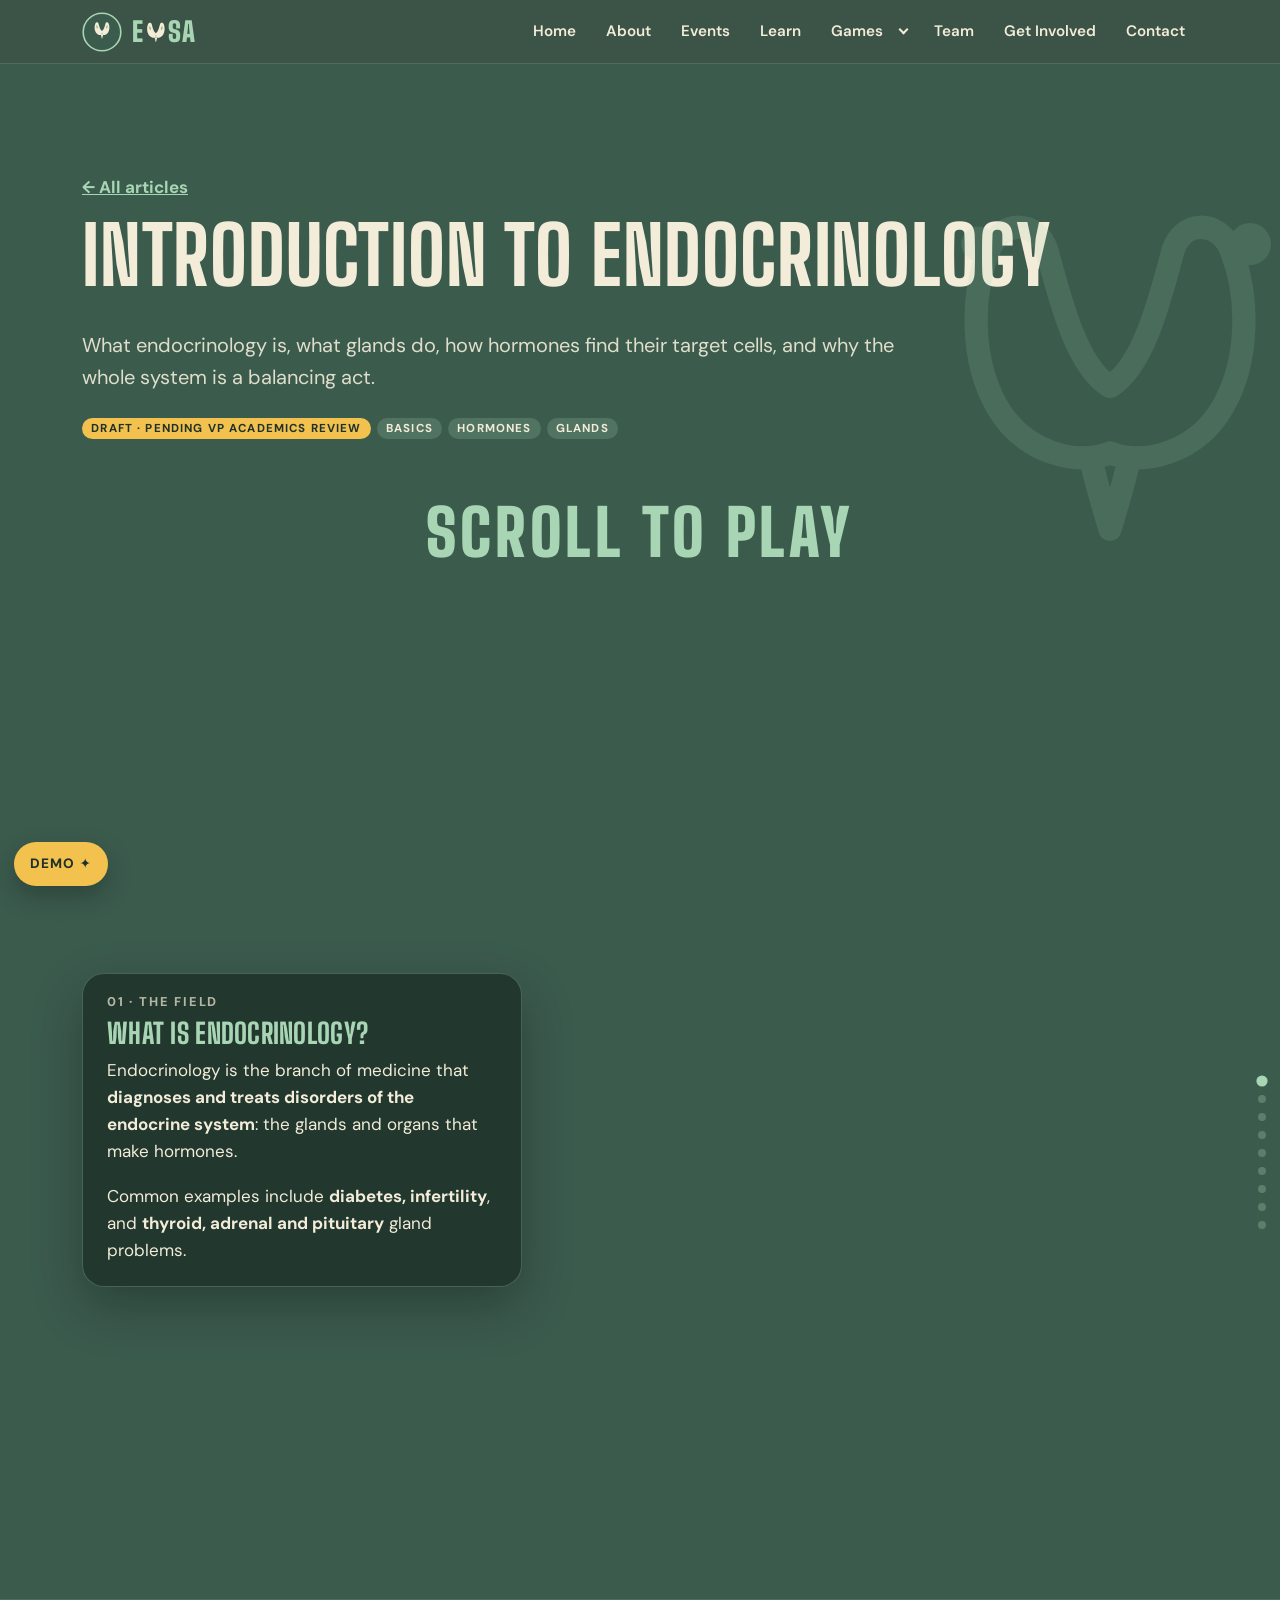
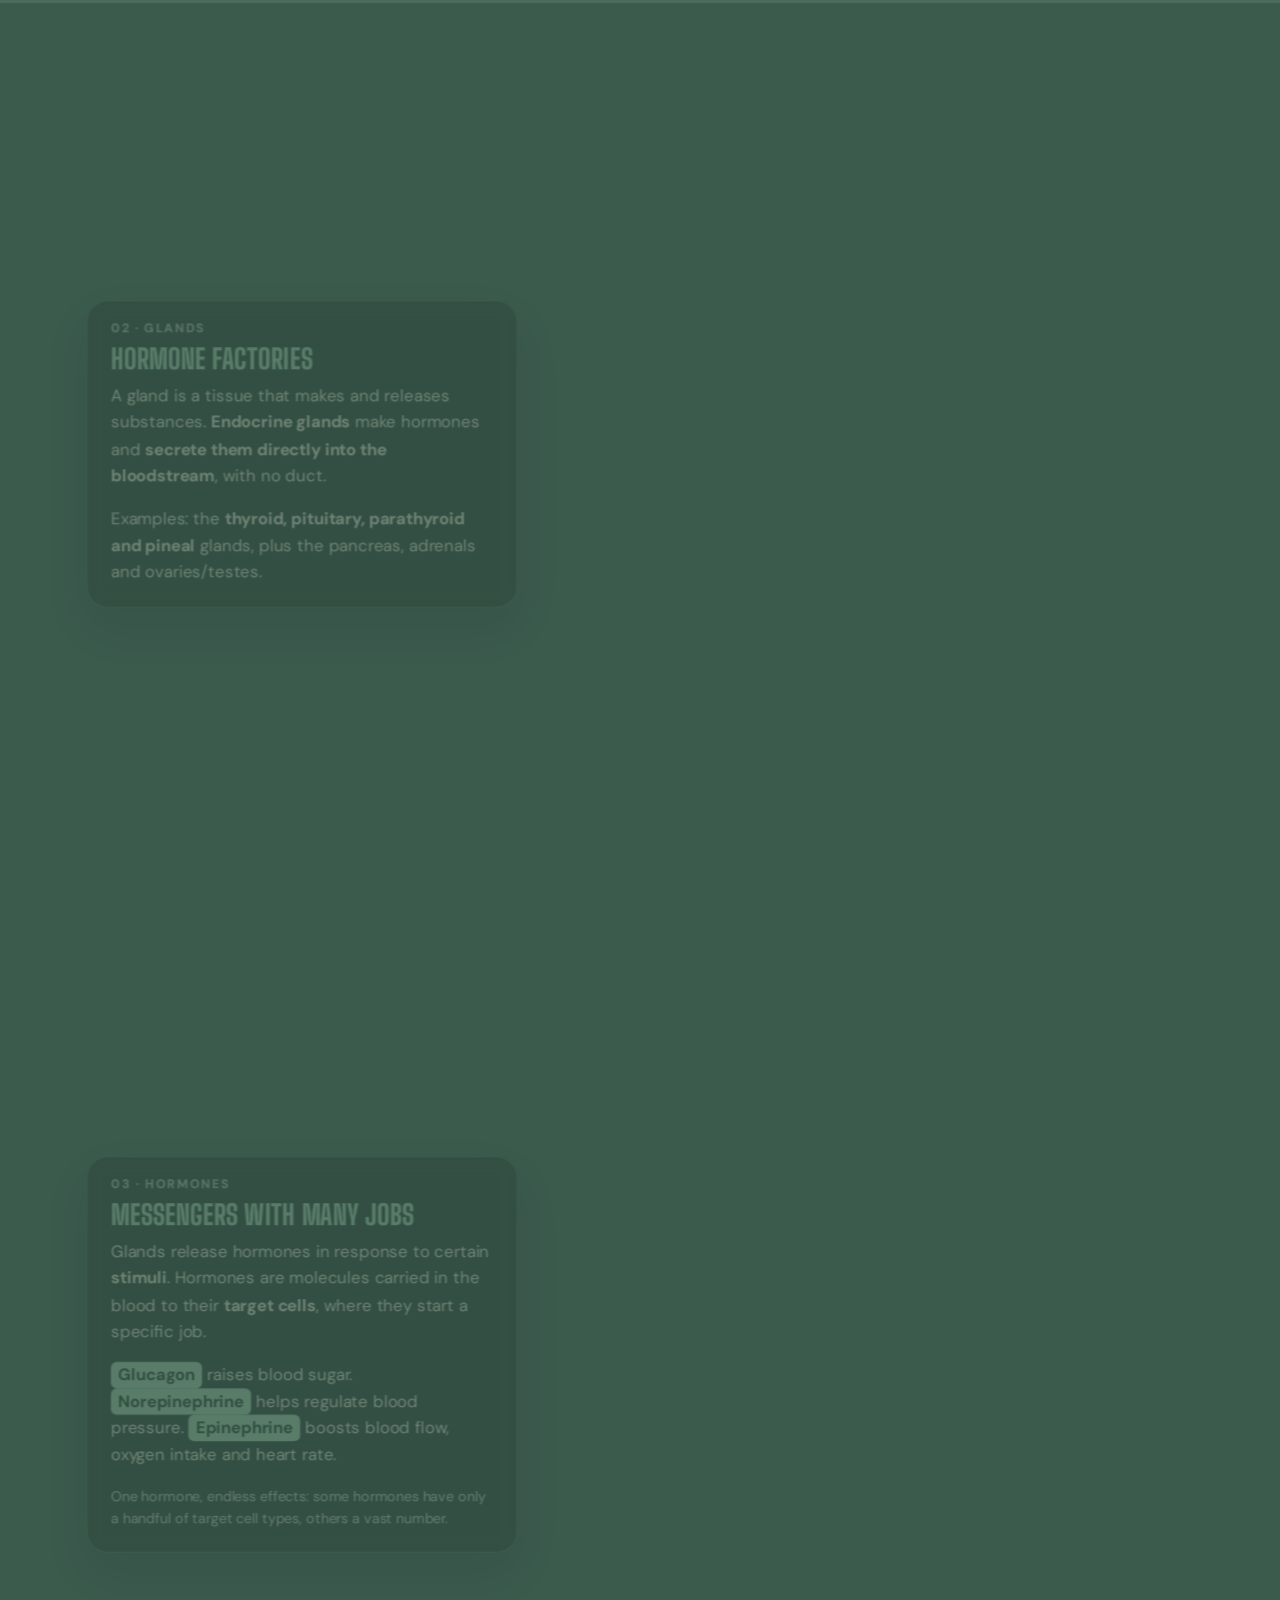
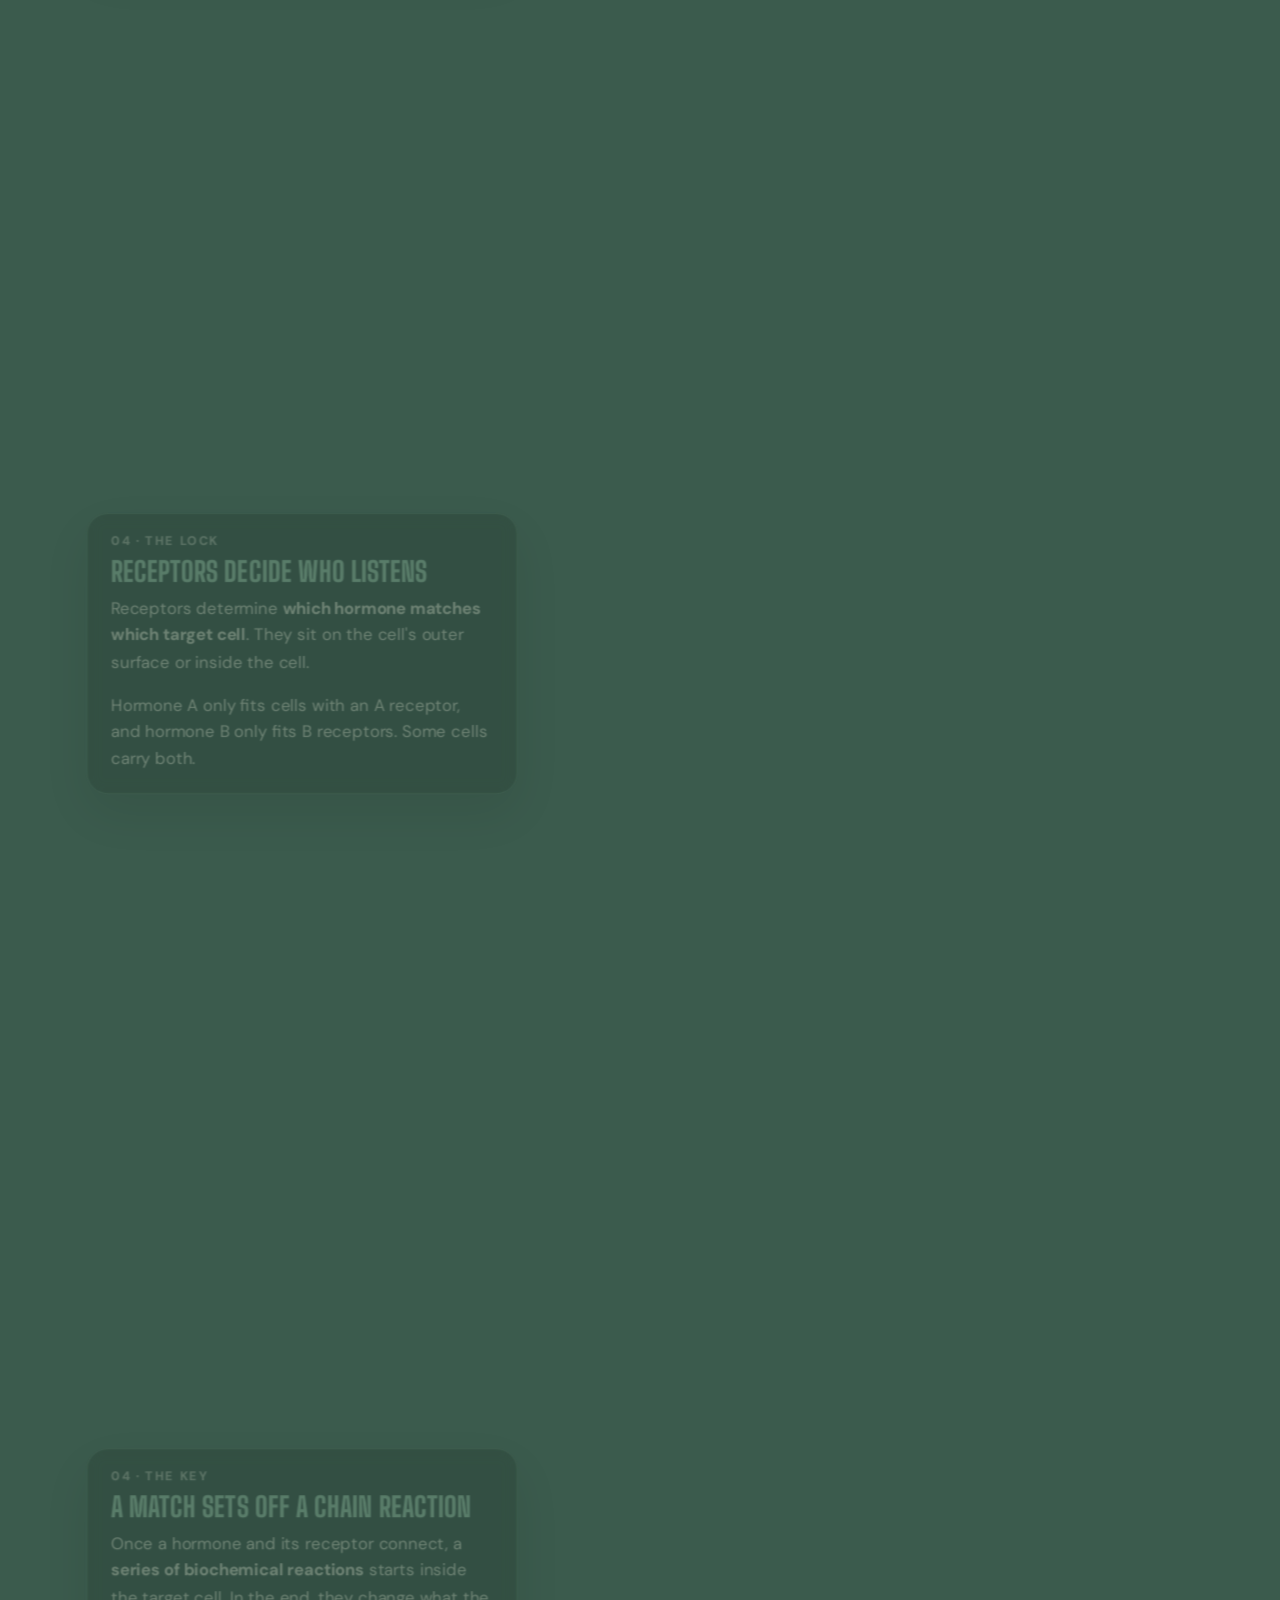
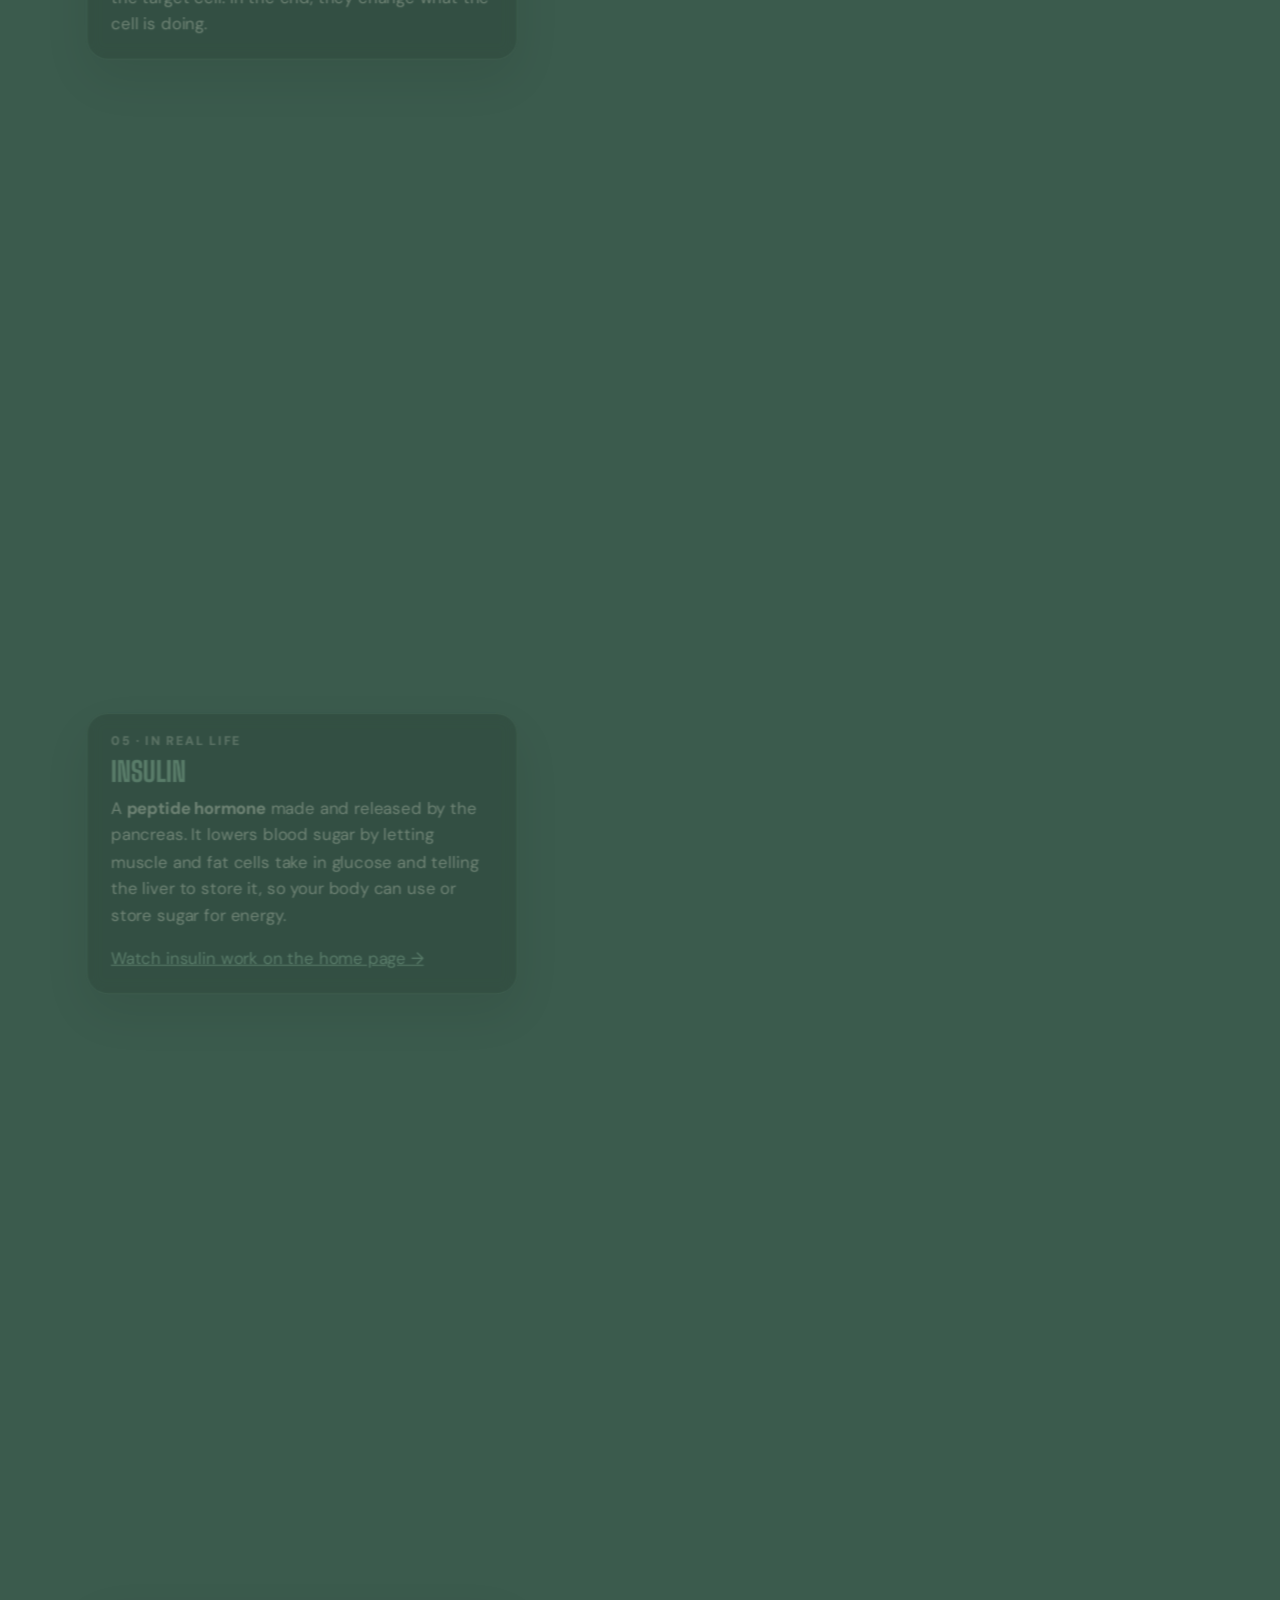
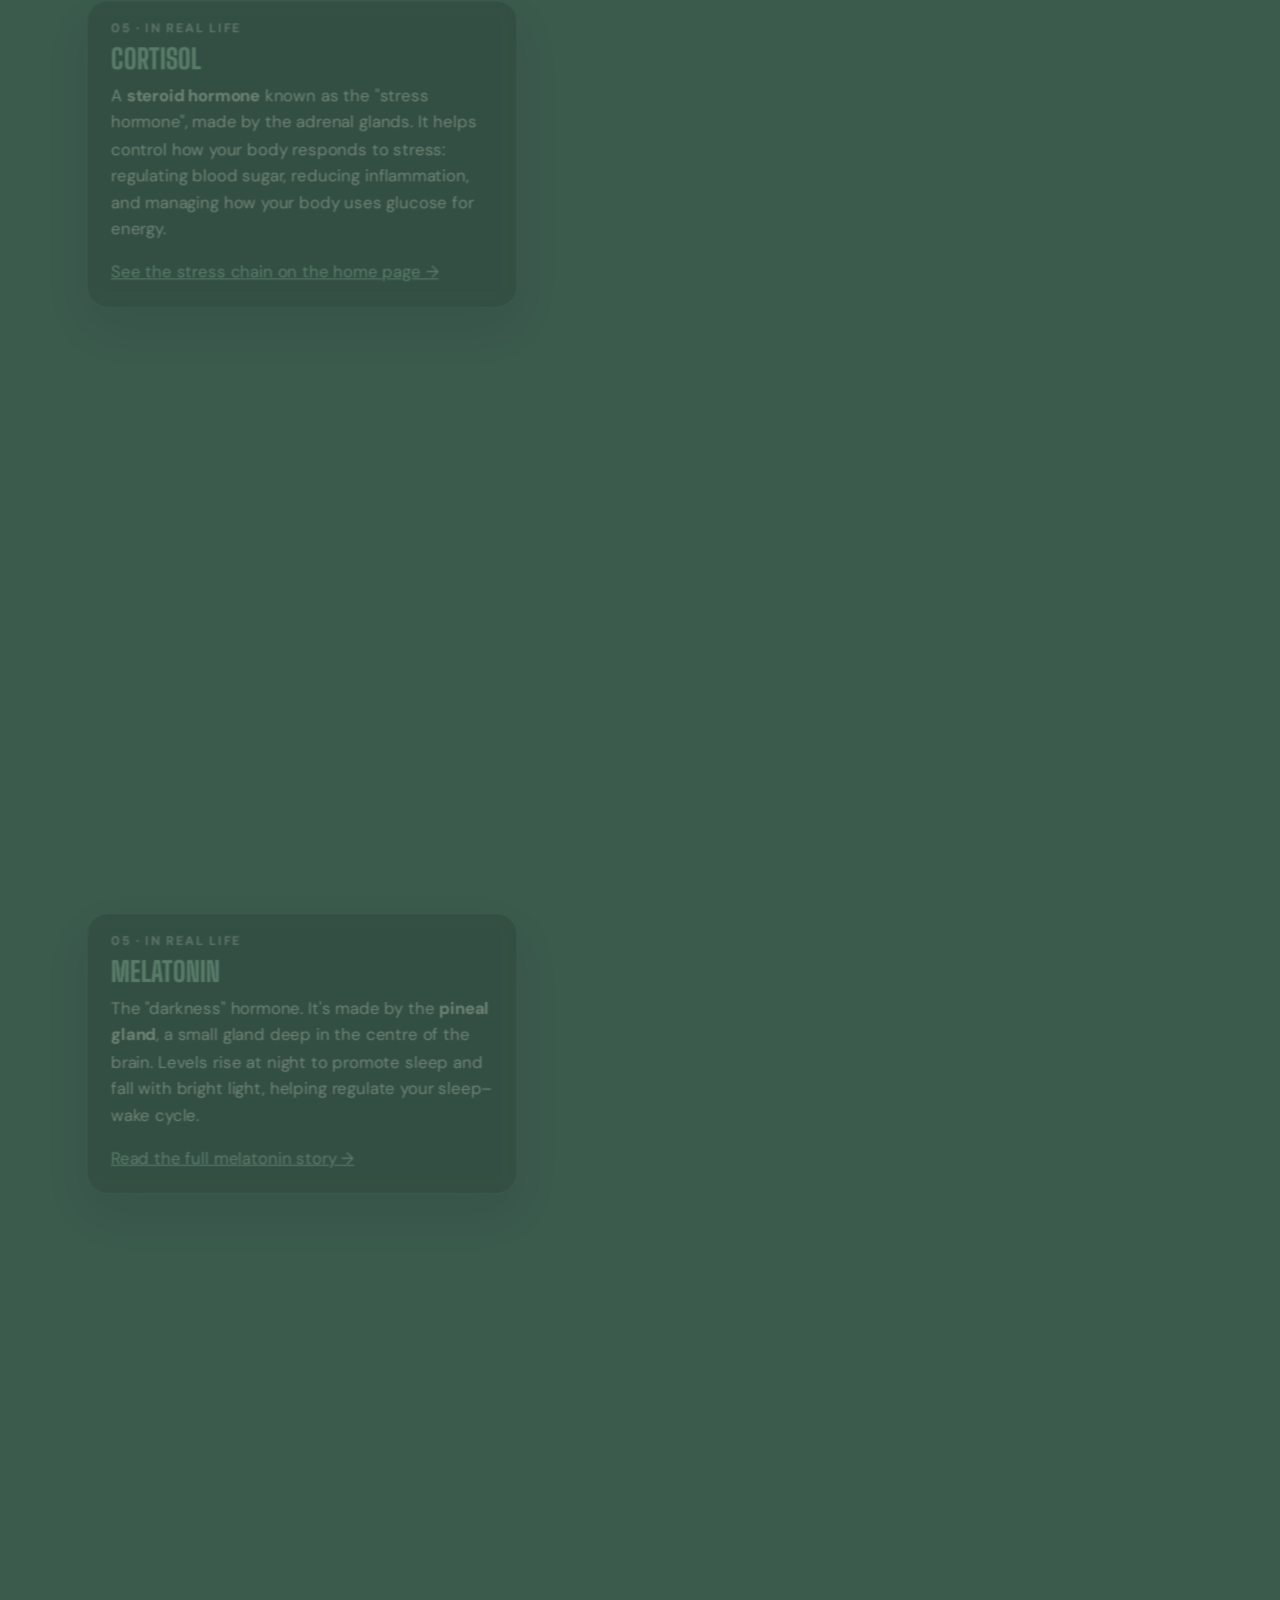
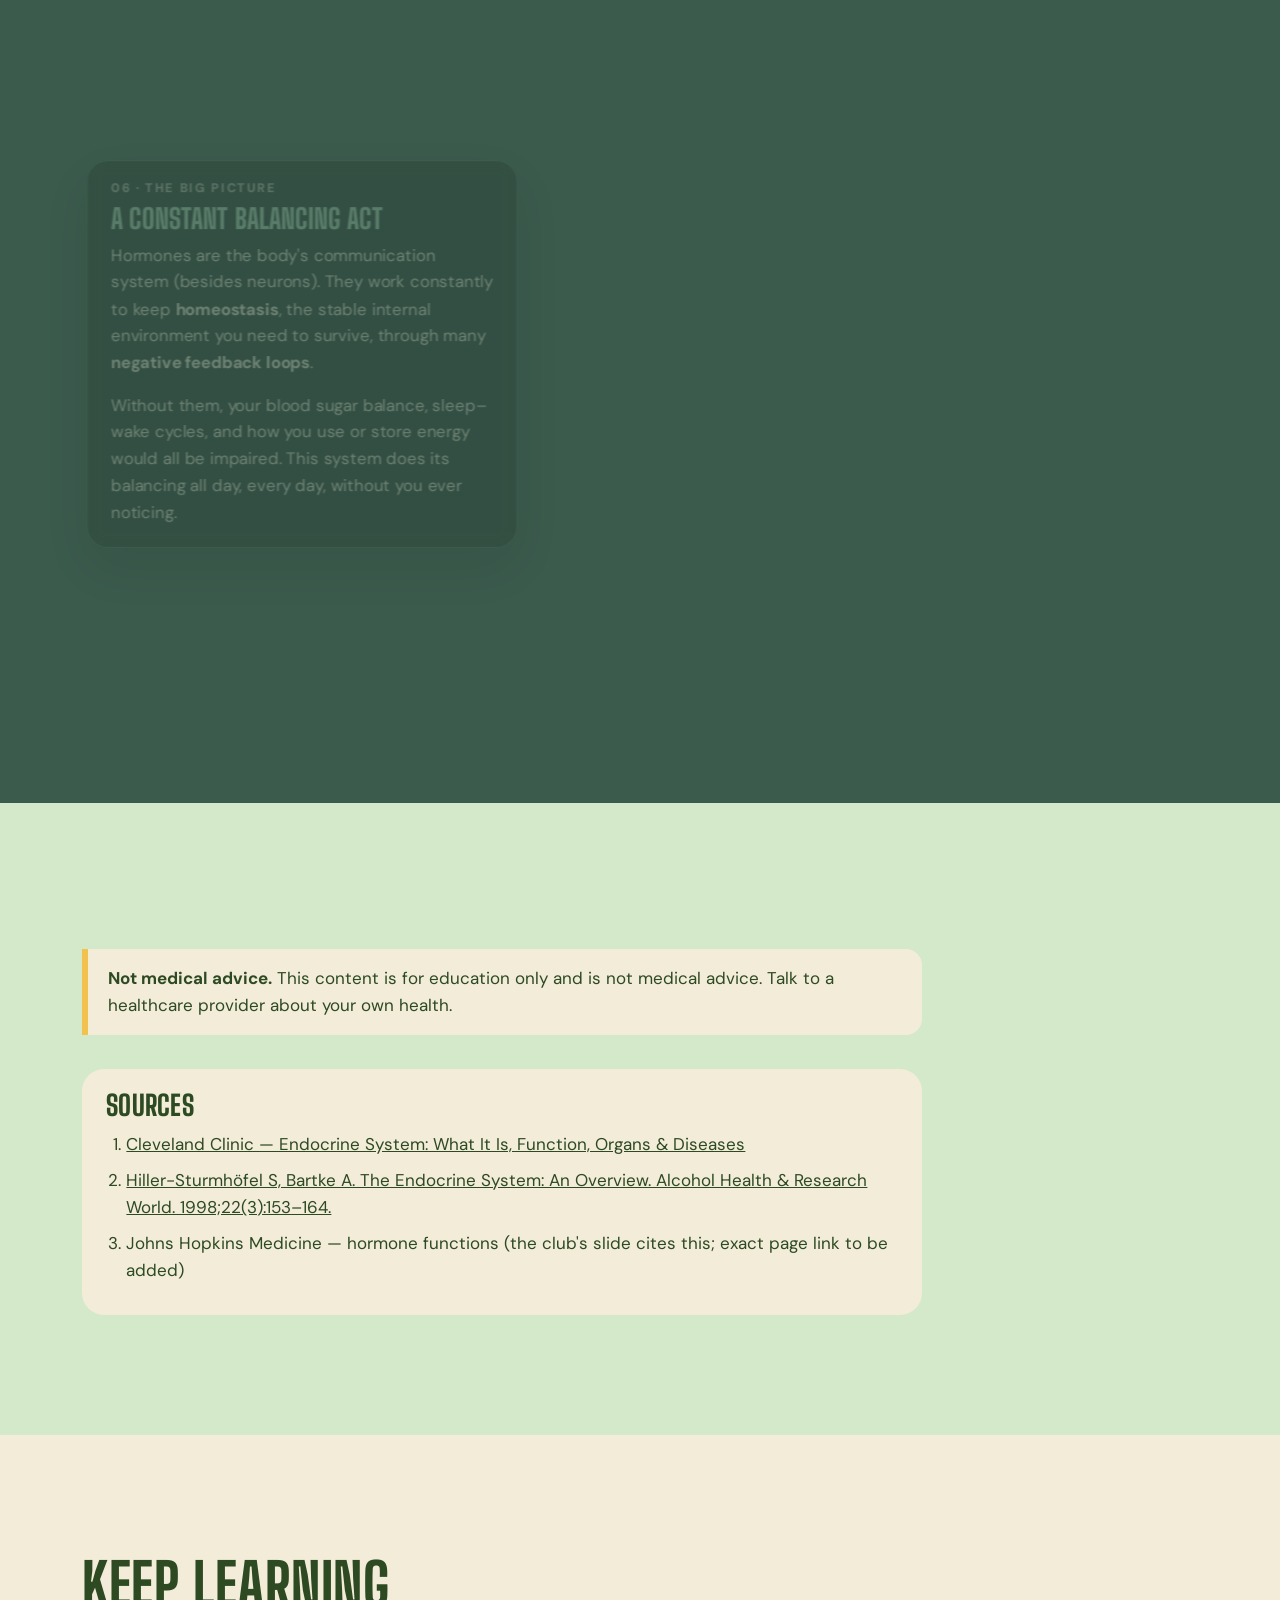
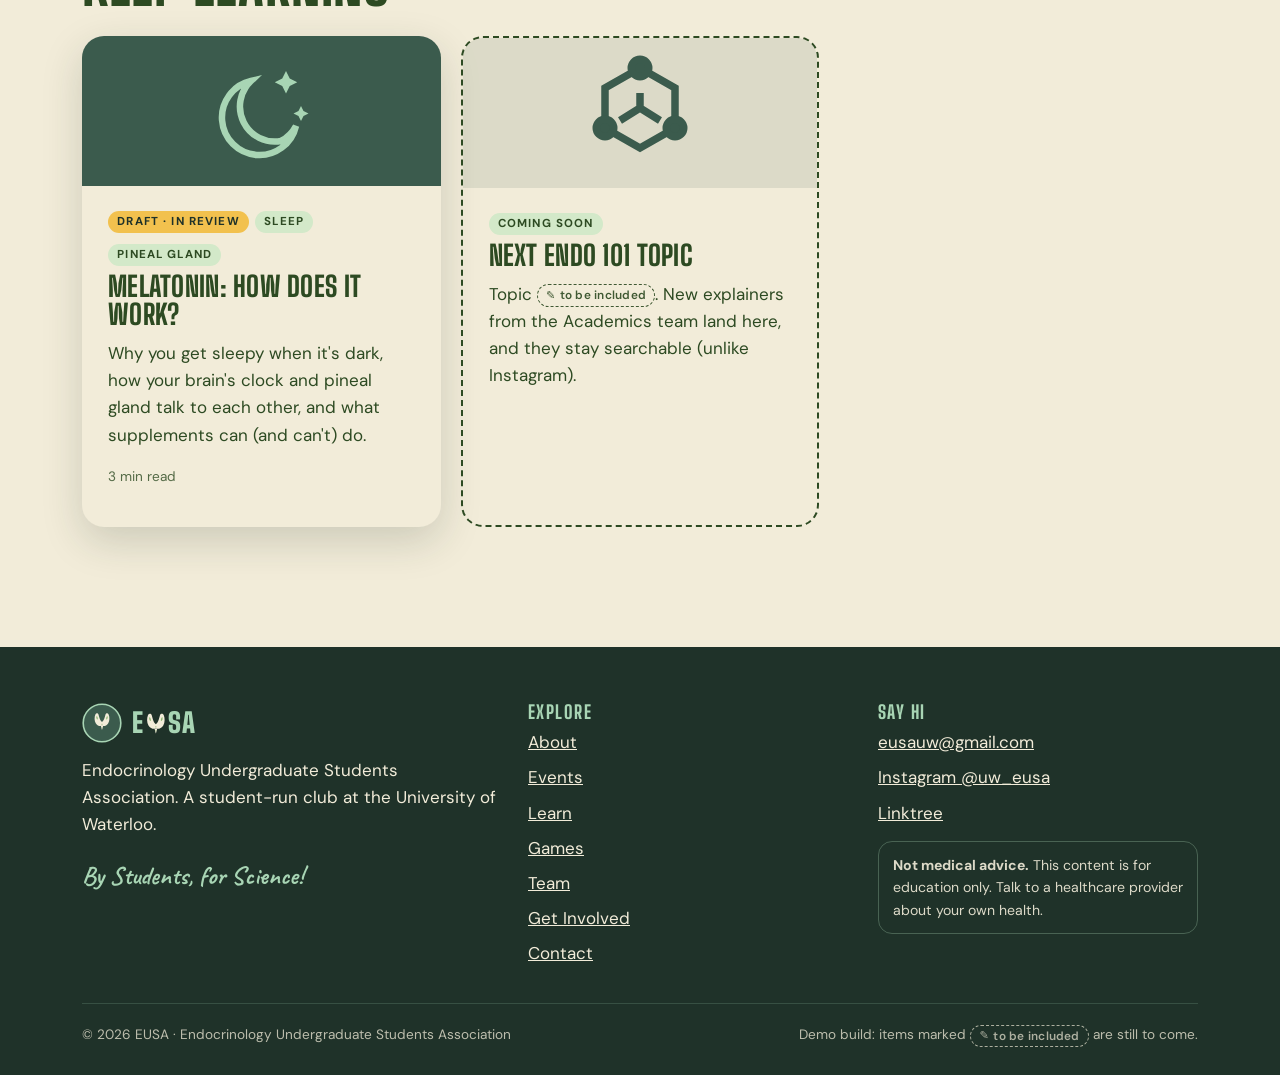
<file: article.html>
<!doctype html>
<html lang="en" class="no-js">
<head>
  <meta charset="utf-8">
  <meta name="viewport" content="width=device-width, initial-scale=1">
  <title>Article · EUSA Learn</title>
  <meta name="description" content="An Endo 101 explainer from the EUSA Academics team.">
  <link rel="icon" href="assets/img/favicon.svg" type="image/svg+xml">
  <link rel="preconnect" href="https://fonts.googleapis.com"><link rel="preconnect" href="https://fonts.gstatic.com" crossorigin>
  <link href="https://fonts.googleapis.com/css2?family=Big+Shoulders+Display:wght@700;800;900&family=Caveat:wght@700&family=DM+Sans:ital,wght@0,400;0,500;0,600;0,700;0,800;1,800&display=swap" rel="stylesheet">
  <link rel="stylesheet" href="assets/css/styles.css">
</head>
<body data-page="article">
<div id="site-header"></div>
<main id="main">
  <section class="page-hero">
    <div class="bg-art" id="a-icon" aria-hidden="true"></div>
    <div class="container">
      <a href="learn.html" style="color:var(--mint);font-weight:700">← All articles</a>
      <h1 id="a-title" style="margin-top:14px"></h1>
      <p class="lede" id="a-summary"></p>
      <div id="a-meta"></div>
      <div class="scroll-play" id="a-play" aria-hidden="true"></div>
    </div>
  </section>
  <div id="a-story"></div>
  <section class="section">
    <div class="container"><article class="prose" id="a-body"></article></div>
  </section>
  <section class="section section--cream">
    <div class="container">
      <h2>Keep learning</h2>
      <div class="grid grid--3" id="a-more"></div>
    </div>
  </section>
</main>
<div id="site-footer"></div>
<script src="assets/js/data.js"></script>
<script src="assets/js/main.js"></script>
<script src="assets/js/anim.js"></script>
<script src="assets/js/learn-anim.js"></script>
</body>
</html>
</file>
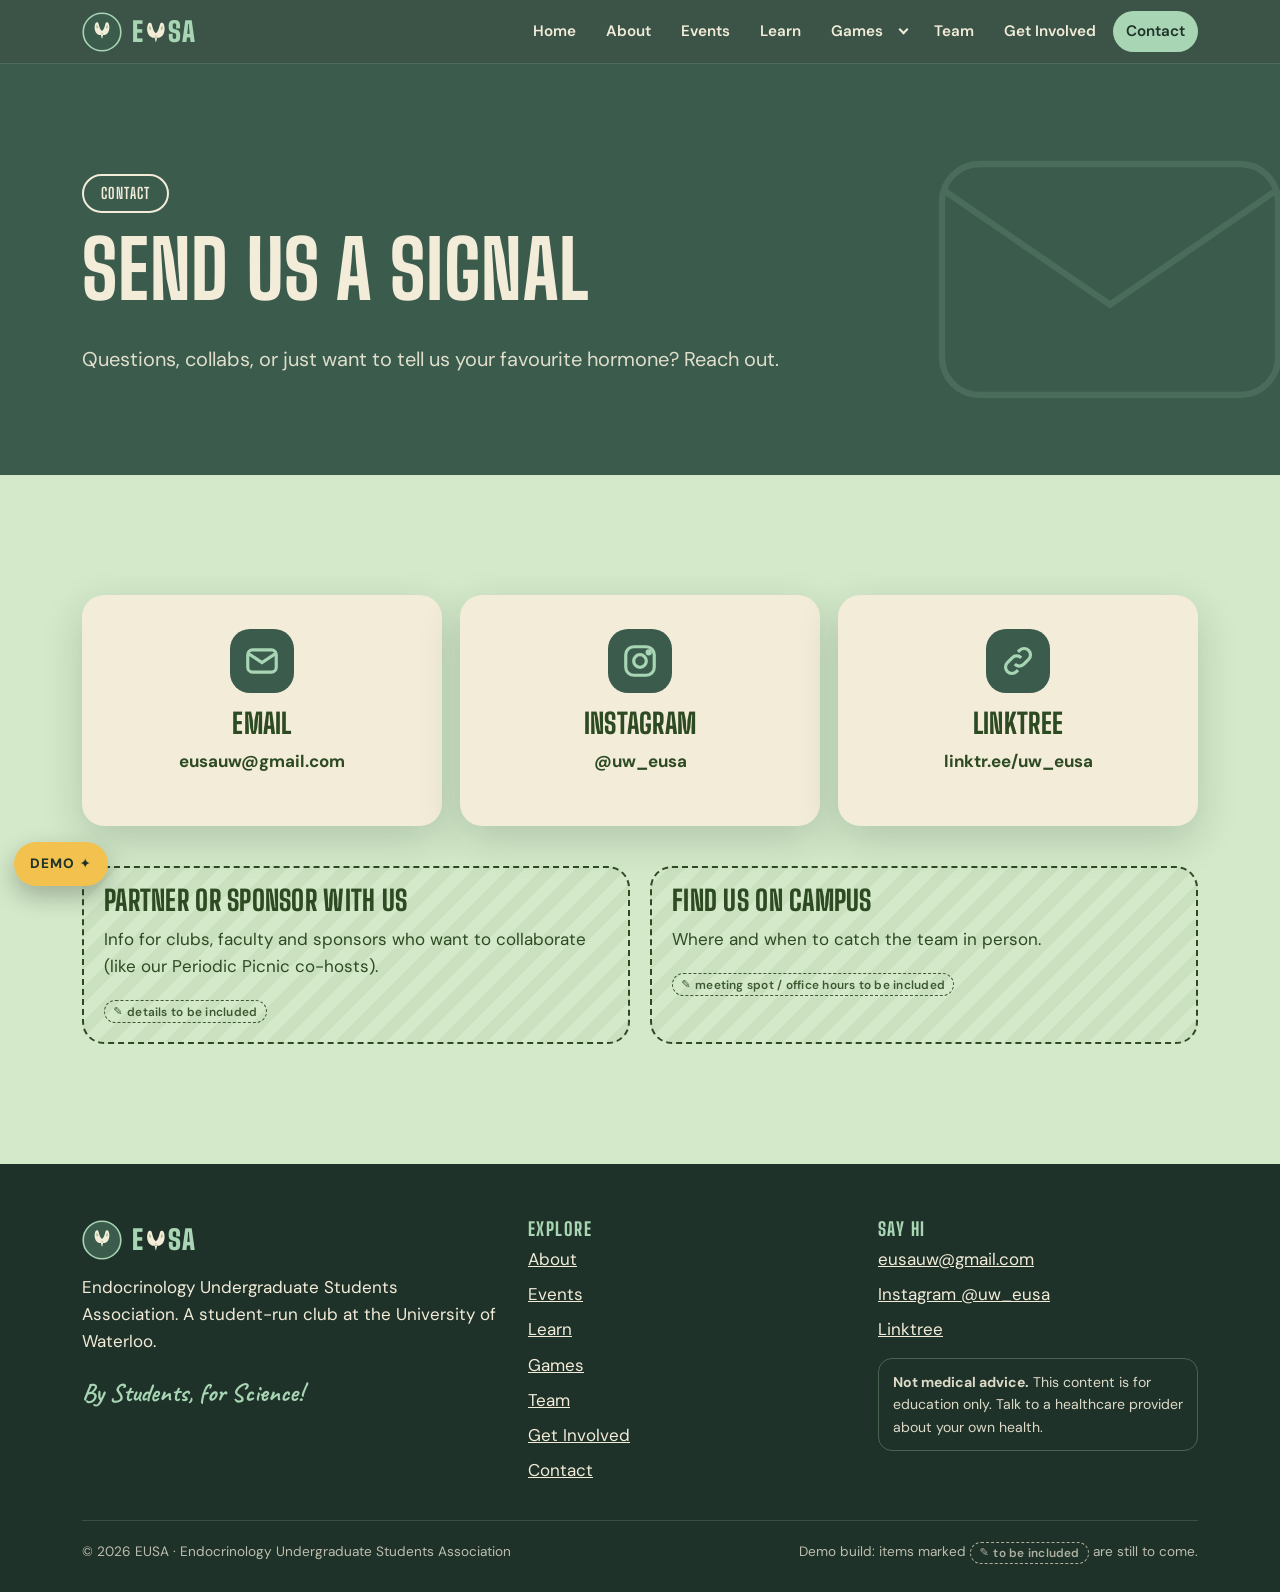
<file: contact.html>
<!doctype html>
<html lang="en" class="no-js">
<head>
  <meta charset="utf-8">
  <meta name="viewport" content="width=device-width, initial-scale=1">
  <title>Contact · EUSA</title>
  <meta name="description" content="Email or message EUSA, the Endocrinology Undergraduate Students Association at UWaterloo.">
  <link rel="icon" href="assets/img/favicon.svg" type="image/svg+xml">
  <link rel="preconnect" href="https://fonts.googleapis.com"><link rel="preconnect" href="https://fonts.gstatic.com" crossorigin>
  <link href="https://fonts.googleapis.com/css2?family=Big+Shoulders+Display:wght@700;800;900&family=Caveat:wght@700&family=DM+Sans:ital,wght@0,400;0,500;0,600;0,700;0,800;1,800&display=swap" rel="stylesheet">
  <link rel="stylesheet" href="assets/css/styles.css">
</head>
<body data-page="contact">
<div id="site-header"></div>
<main id="main">
  <section class="page-hero">
    <div class="bg-art" aria-hidden="true"><svg viewBox="0 0 200 200" fill="none" stroke="currentColor" stroke-width="3"><rect x="20" y="50" width="160" height="110" rx="18"/><path d="M20 62l80 55 80-55"/></svg></div>
    <div class="container">
      <span class="pill">Contact</span>
      <h1>Send us a signal</h1>
      <p class="lede">Questions, collabs, or just want to tell us your favourite hormone? Reach out.</p>
    </div>
  </section>
  <section class="section">
    <div class="container">
      <div class="contact-tiles">
        <a class="card contact-tile" data-reveal style="--d:0s" href="mailto:eusauw@gmail.com"><div class="icon" id="ct-mail"></div><h3>Email</h3><p class="handle">eusauw@gmail.com</p></a>
        <a class="card contact-tile" data-reveal style="--d:.1s" href="https://www.instagram.com/uw_eusa/" target="_blank" rel="noopener"><div class="icon" id="ct-insta"></div><h3>Instagram</h3><p class="handle">@uw_eusa</p></a>
        <a class="card contact-tile" data-reveal style="--d:.2s" href="https://linktr.ee/uw_eusa" target="_blank" rel="noopener"><div class="icon" id="ct-link"></div><h3>Linktree</h3><p class="handle">linktr.ee/uw_eusa</p></a>
      </div>
      <div class="grid grid--2" style="margin-top:40px">
        <div class="tbi-block" data-reveal><h3>Partner or sponsor with us</h3><p>Info for clubs, faculty and sponsors who want to collaborate (like our Periodic Picnic co-hosts).</p><span class="tbi">details to be included</span></div>
        <div class="tbi-block" data-reveal style="--d:.1s"><h3>Find us on campus</h3><p>Where and when to catch the team in person.</p><span class="tbi">meeting spot / office hours to be included</span></div>
      </div>
    </div>
  </section>
</main>
<div id="site-footer"></div>
<script src="assets/js/data.js"></script>
<script src="assets/js/main.js"></script>
<script>
  document.getElementById("ct-mail").innerHTML = EUSA_ICONS.mail;
  document.getElementById("ct-insta").innerHTML = EUSA_ICONS.insta;
  document.getElementById("ct-link").innerHTML = EUSA_ICONS.link;
</script>
</body>
</html>
</file>
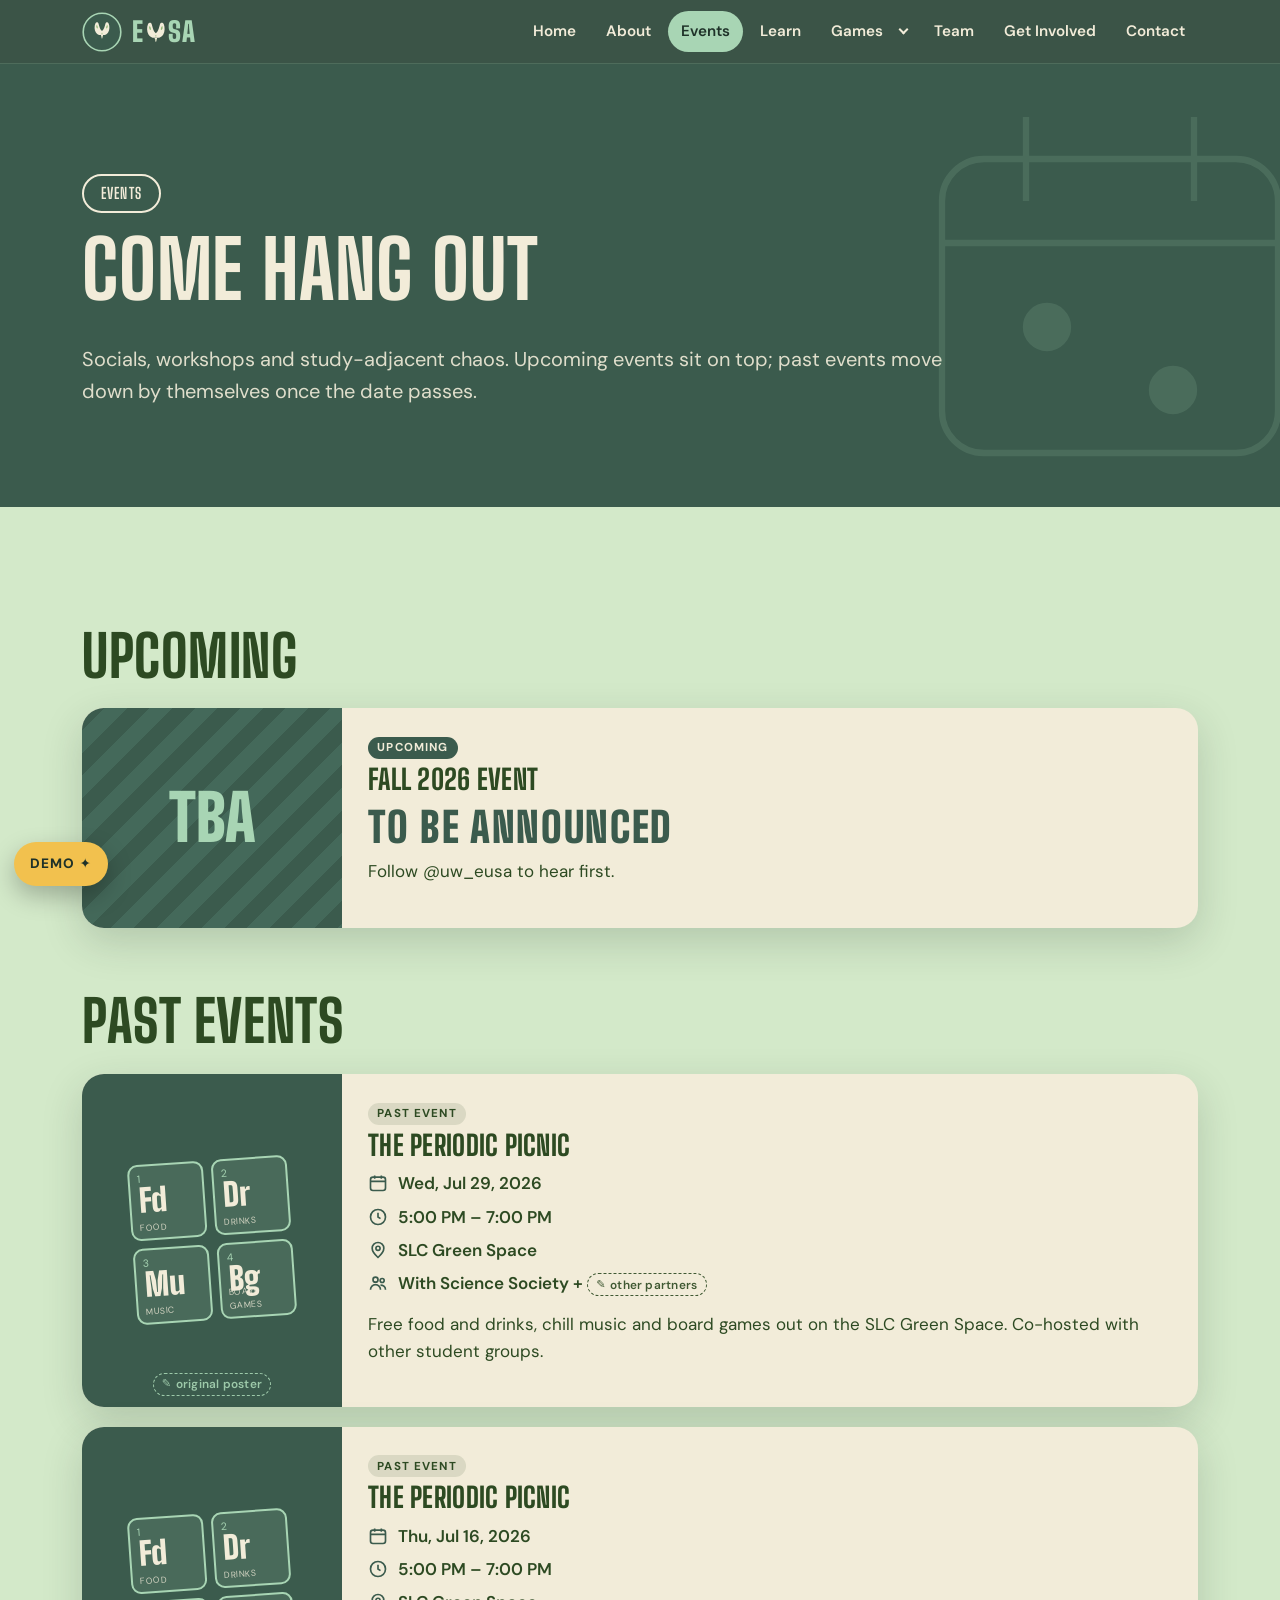
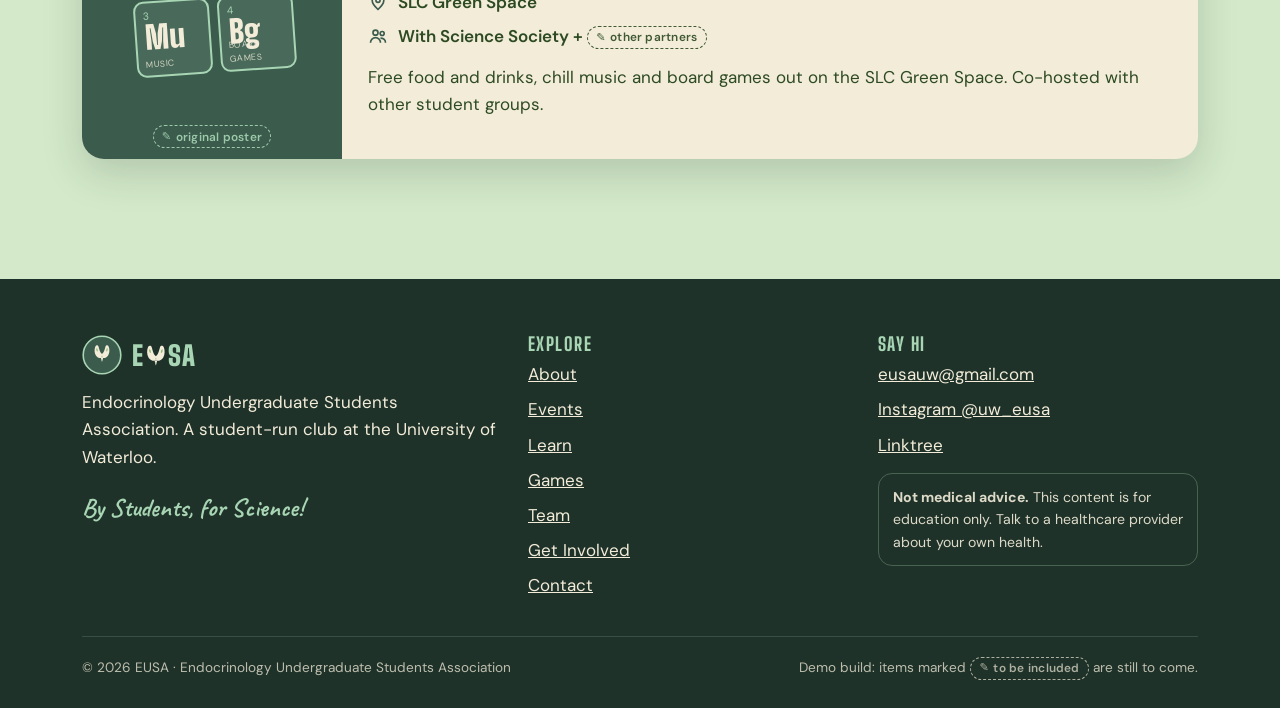
<file: events.html>
<!doctype html>
<html lang="en" class="no-js">
<head>
  <meta charset="utf-8">
  <meta name="viewport" content="width=device-width, initial-scale=1">
  <title>Events · EUSA</title>
  <meta name="description" content="Upcoming and past EUSA events at the University of Waterloo.">
  <link rel="icon" href="assets/img/favicon.svg" type="image/svg+xml">
  <link rel="preconnect" href="https://fonts.googleapis.com"><link rel="preconnect" href="https://fonts.gstatic.com" crossorigin>
  <link href="https://fonts.googleapis.com/css2?family=Big+Shoulders+Display:wght@700;800;900&family=Caveat:wght@700&family=DM+Sans:ital,wght@0,400;0,500;0,600;0,700;0,800;1,800&display=swap" rel="stylesheet">
  <link rel="stylesheet" href="assets/css/styles.css">
</head>
<body data-page="events">
<div id="site-header"></div>
<main id="main">
  <section class="page-hero">
    <div class="bg-art" aria-hidden="true"><svg viewBox="0 0 200 200" fill="none" stroke="currentColor" stroke-width="3"><rect x="20" y="40" width="160" height="140" rx="20"/><path d="M20 80h160M60 20v40M140 20v40"/><circle cx="70" cy="120" r="10" fill="currentColor"/><circle cx="130" cy="150" r="10" fill="currentColor"/></svg></div>
    <div class="container">
      <span class="pill">Events</span>
      <h1>Come hang out</h1>
      <p class="lede">Socials, workshops and study-adjacent chaos. Upcoming events sit on top; past events move down by themselves once the date passes.</p>
    </div>
  </section>
  <section class="section">
    <div class="container">
      <h2 data-reveal>Upcoming</h2>
      <div class="grid" id="upcoming"></div>
      <h2 data-reveal style="margin-top:64px">Past events</h2>
      <div class="grid" id="past"></div>
    </div>
  </section>
</main>
<div id="site-footer"></div>
<script src="assets/js/data.js"></script>
<script src="assets/js/main.js"></script>
</body>
</html>
</file>
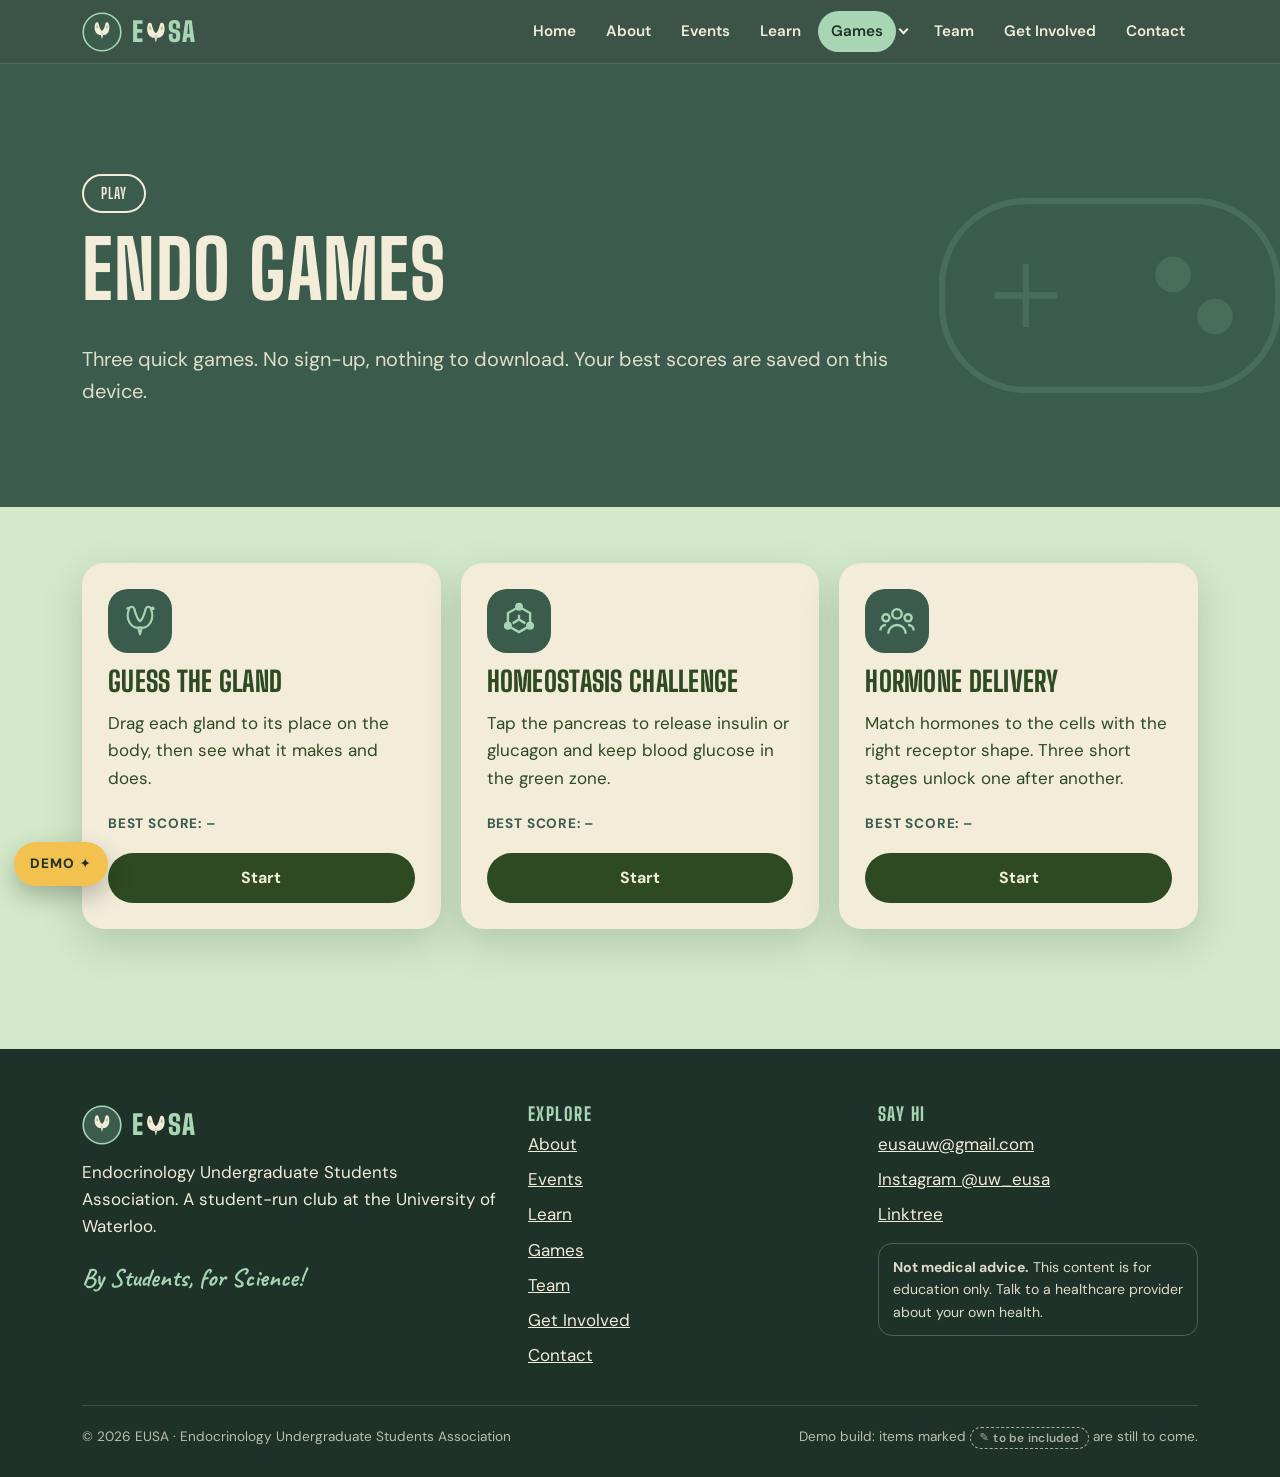
<file: games.html>
<!doctype html>
<html lang="en" class="no-js">
<head>
  <meta charset="utf-8">
  <meta name="viewport" content="width=device-width, initial-scale=1">
  <title>Games · EUSA</title>
  <meta name="description" content="Three quick endocrine mini-games from EUSA: Guess the Gland, Homeostasis Challenge and Hormone Delivery Simulator.">
  <link rel="icon" href="assets/img/favicon.svg" type="image/svg+xml">
  <link rel="preconnect" href="https://fonts.googleapis.com"><link rel="preconnect" href="https://fonts.gstatic.com" crossorigin>
  <link href="https://fonts.googleapis.com/css2?family=Big+Shoulders+Display:wght@700;800;900&family=Caveat:wght@700&family=DM+Sans:ital,wght@0,400;0,500;0,600;0,700;0,800;1,800&display=swap" rel="stylesheet">
  <link rel="stylesheet" href="assets/css/styles.css">
  <link rel="stylesheet" href="assets/css/games.css">
</head>
<body data-page="games">
<div id="site-header"></div>
<main id="main">
  <section class="page-hero">
    <div class="bg-art" aria-hidden="true"><svg viewBox="0 0 200 200" fill="none" stroke="currentColor" stroke-width="3"><rect x="20" y="60" width="160" height="90" rx="40"/><path d="M60 90v30M45 105h30"/><circle cx="130" cy="95" r="7" fill="currentColor"/><circle cx="150" cy="115" r="7" fill="currentColor"/></svg></div>
    <div class="container">
      <span class="pill">Play</span>
      <h1>Endo games</h1>
      <p class="lede">Three quick games. No sign-up, nothing to download. Your best scores are saved on this device.</p>
    </div>
  </section>
  <section class="section" style="padding-top:clamp(32px,5vw,56px)">
    <div class="container" id="games-root" aria-live="polite"></div>
  </section>
</main>
<div id="site-footer"></div>
<script src="assets/js/data.js"></script>
<script src="assets/js/main.js"></script>
<script src="assets/js/anim.js"></script>
<script src="assets/js/games.js"></script>
</body>
</html>
</file>
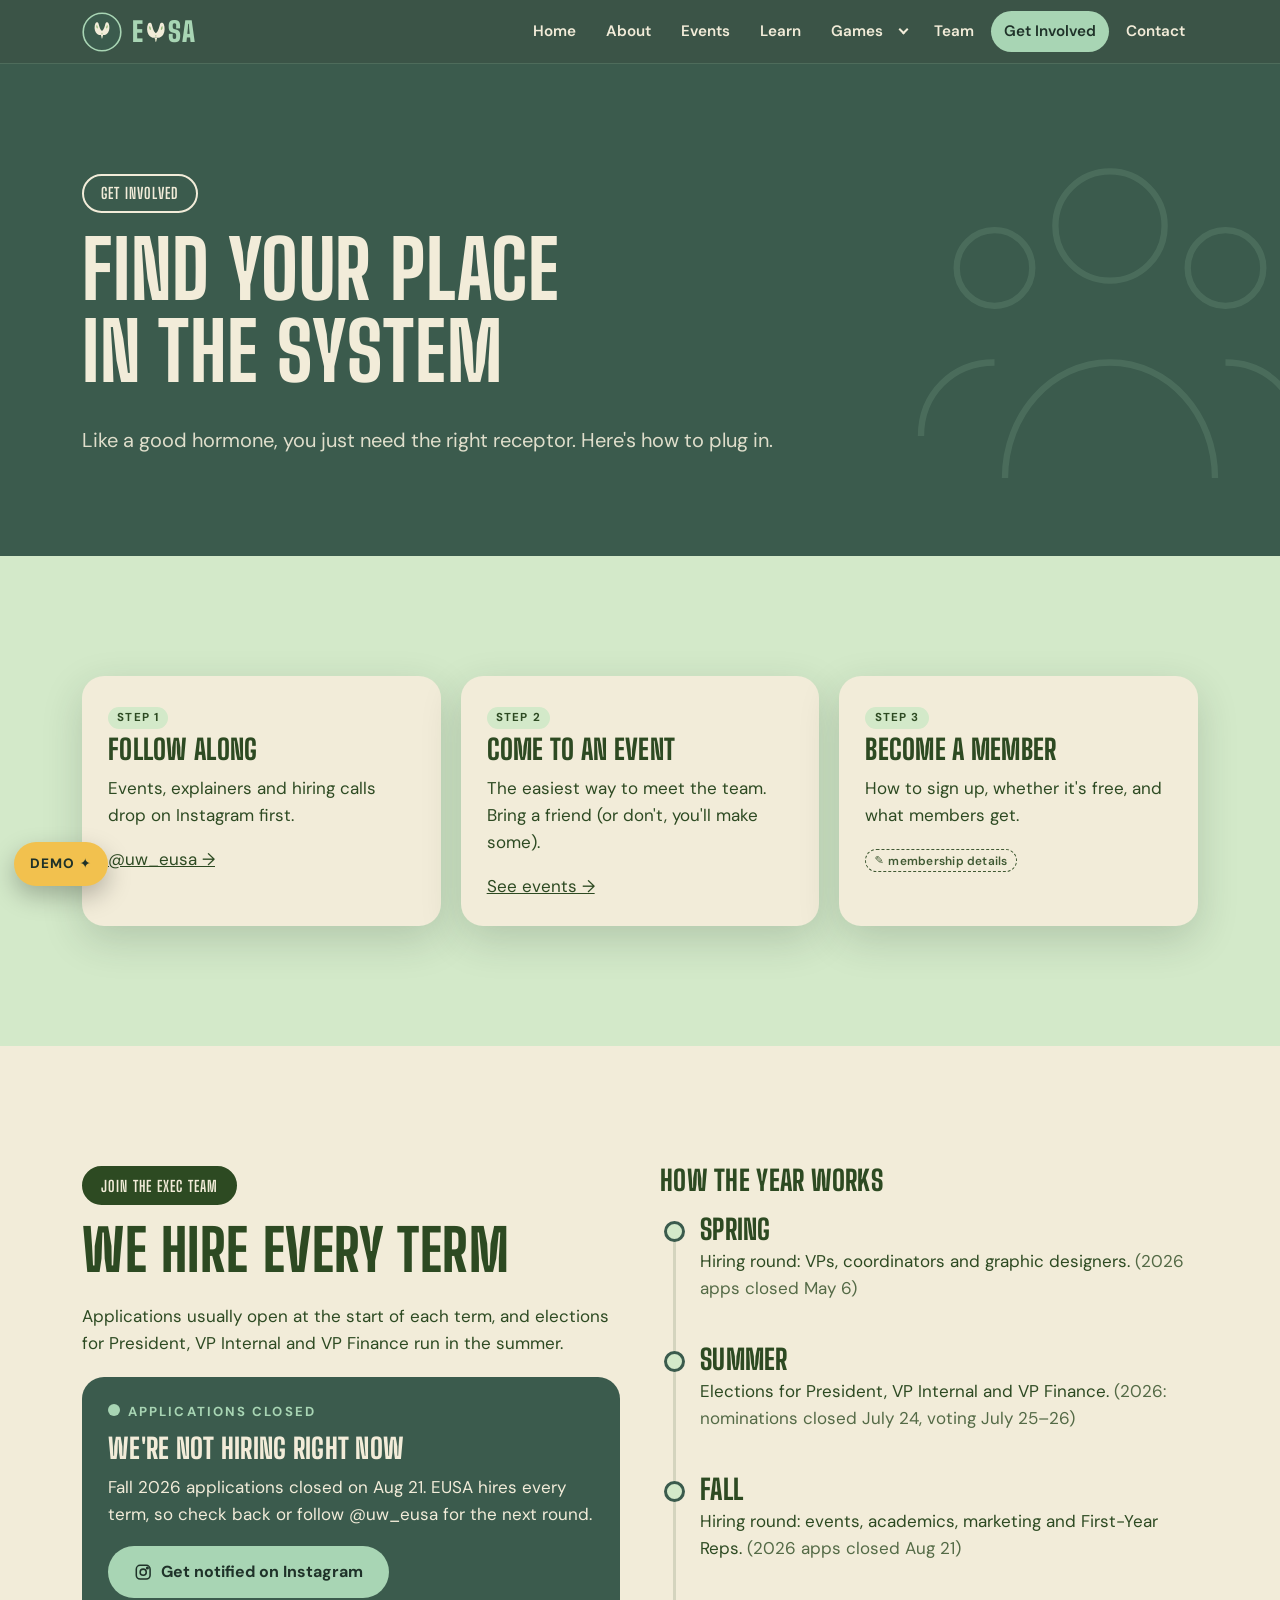
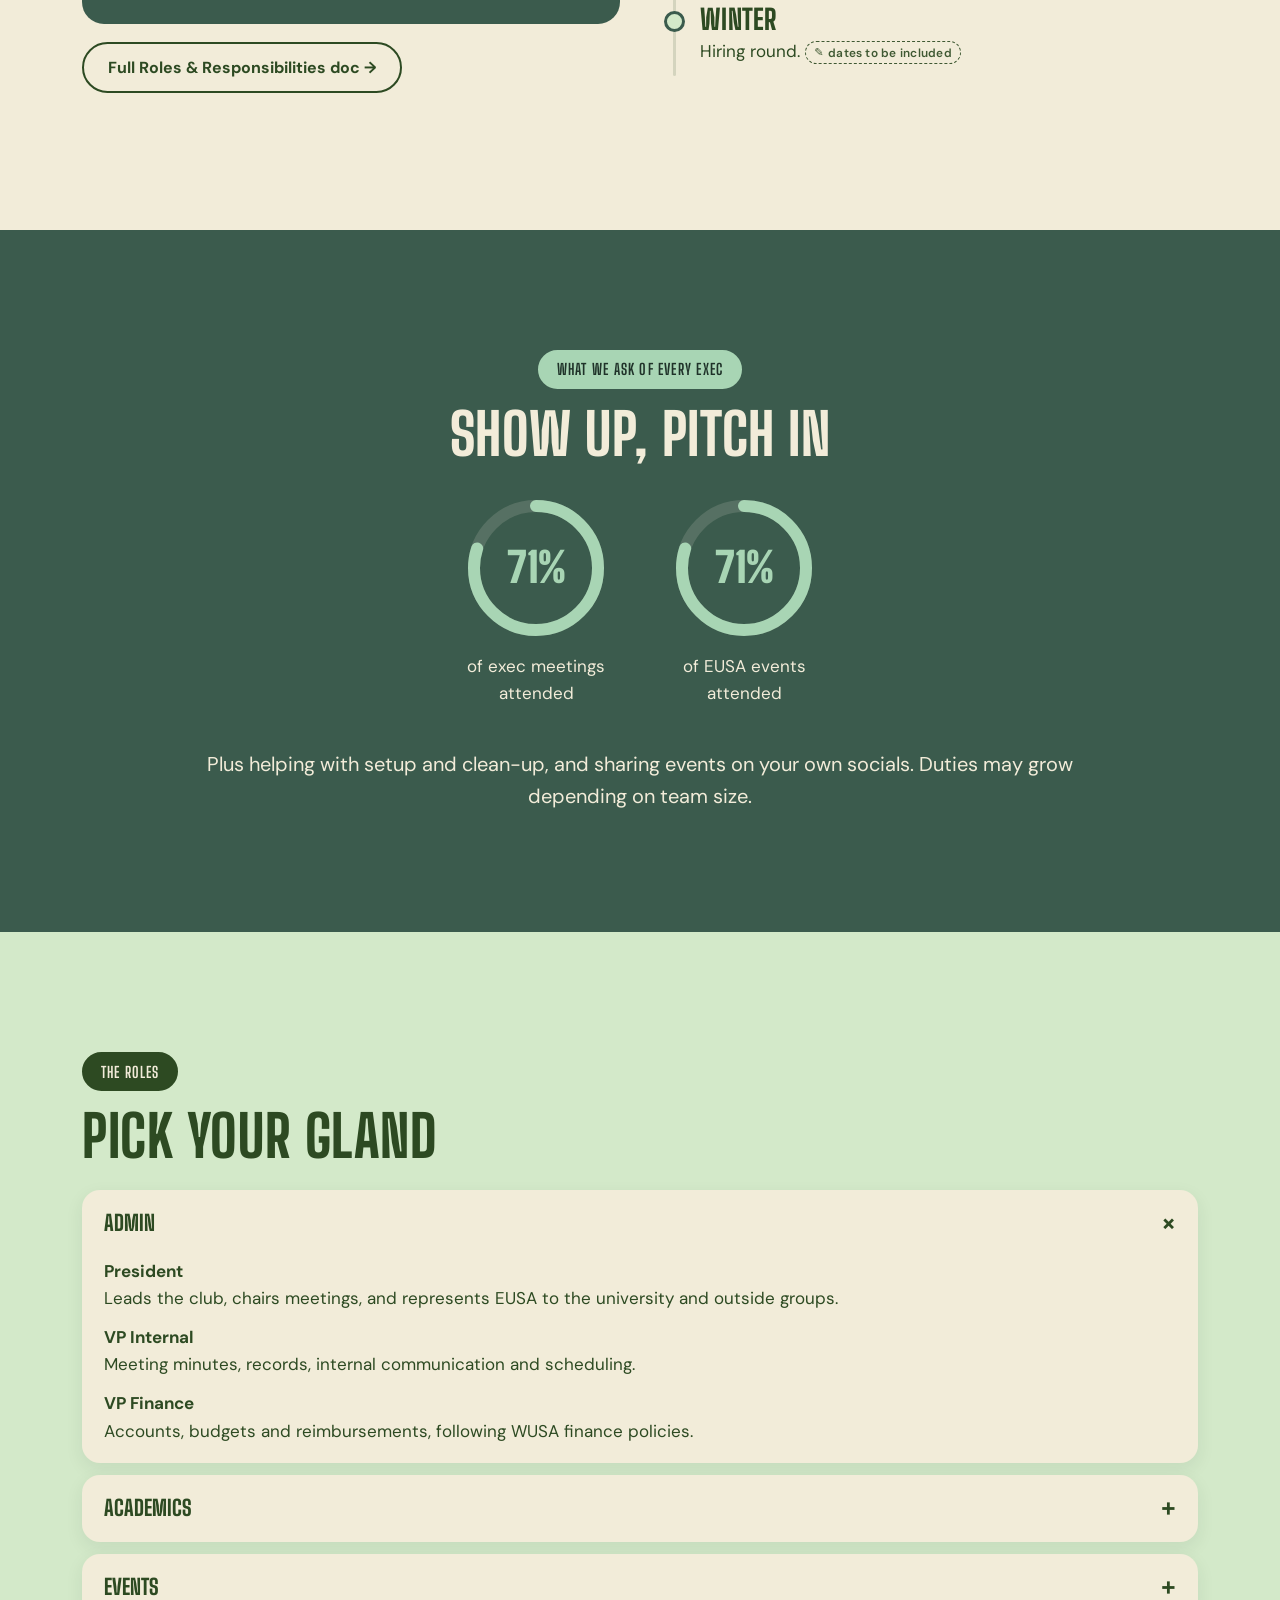
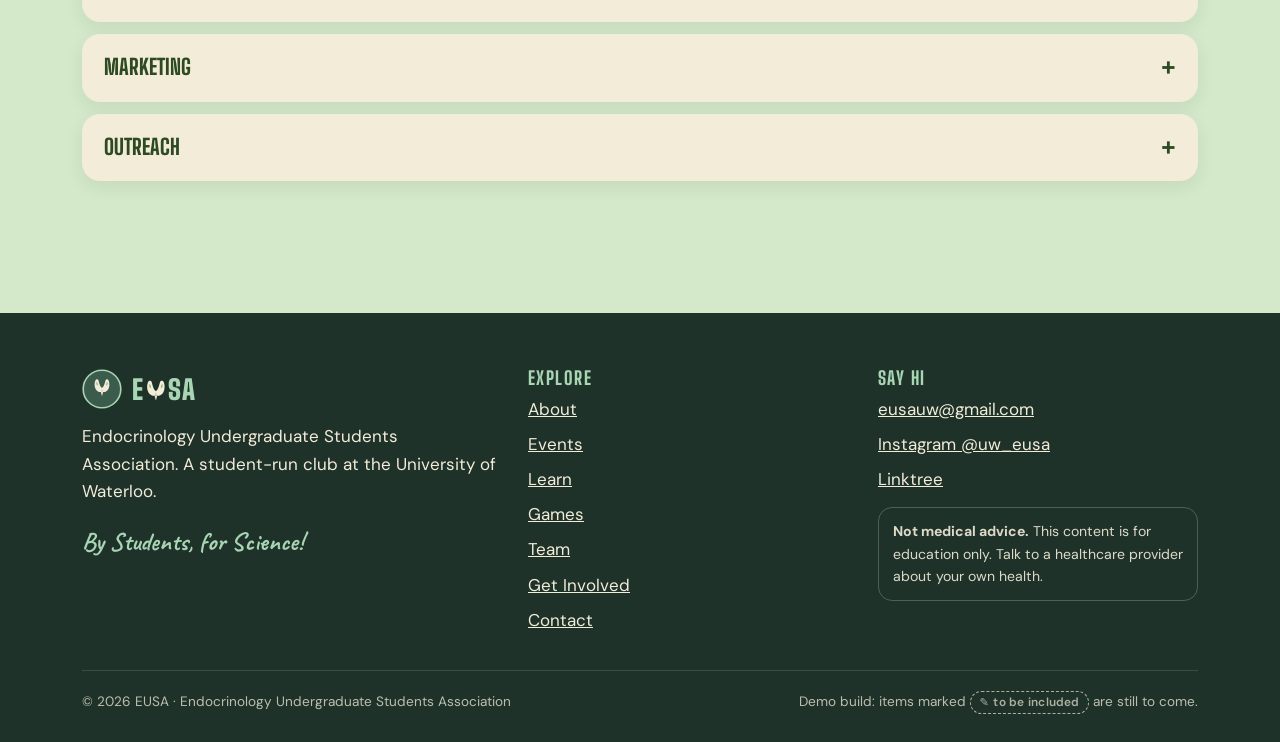
<file: get-involved.html>
<!doctype html>
<html lang="en" class="no-js">
<head>
  <meta charset="utf-8">
  <meta name="viewport" content="width=device-width, initial-scale=1">
  <title>Get Involved · EUSA</title>
  <meta name="description" content="Join EUSA as a member or apply for the executive team.">
  <link rel="icon" href="assets/img/favicon.svg" type="image/svg+xml">
  <link rel="preconnect" href="https://fonts.googleapis.com"><link rel="preconnect" href="https://fonts.gstatic.com" crossorigin>
  <link href="https://fonts.googleapis.com/css2?family=Big+Shoulders+Display:wght@700;800;900&family=Caveat:wght@700&family=DM+Sans:ital,wght@0,400;0,500;0,600;0,700;0,800;1,800&display=swap" rel="stylesheet">
  <link rel="stylesheet" href="assets/css/styles.css">
</head>
<body data-page="involved">
<div id="site-header"></div>
<main id="main">
  <section class="page-hero">
    <div class="bg-art" aria-hidden="true"><svg viewBox="0 0 200 200" fill="none" stroke="currentColor" stroke-width="3"><circle cx="100" cy="60" r="26"/><circle cx="45" cy="80" r="18"/><circle cx="155" cy="80" r="18"/><path d="M50 180c0-30 22-55 50-55s50 25 50 55M10 160c0-20 15-35 35-35M190 160c0-20-15-35-35-35"/></svg></div>
    <div class="container">
      <span class="pill">Get involved</span>
      <h1>Find your place<br>in the system</h1>
      <p class="lede">Like a good hormone, you just need the right receptor. Here's how to plug in.</p>
    </div>
  </section>

  <section class="section">
    <div class="container">
      <div class="grid grid--3">
        <div class="card" data-reveal style="--d:0s"><span class="tag">Step 1</span><h3>Follow along</h3><p>Events, explainers and hiring calls drop on Instagram first.</p><a href="https://www.instagram.com/uw_eusa/" target="_blank" rel="noopener">@uw_eusa →</a></div>
        <div class="card" data-reveal style="--d:.1s"><span class="tag">Step 2</span><h3>Come to an event</h3><p>The easiest way to meet the team. Bring a friend (or don't, you'll make some).</p><a href="events.html">See events →</a></div>
        <div class="card" data-reveal style="--d:.2s"><span class="tag">Step 3</span><h3>Become a member</h3><p>How to sign up, whether it's free, and what members get.</p><span class="tbi">membership details</span></div>
      </div>
    </div>
  </section>

  <section class="section section--cream" id="apply">
    <div class="container grid grid--2" style="gap:40px;align-items:start">
      <div data-reveal="left">
        <span class="pill pill--solid">Join the exec team</span>
        <h2>We hire every term</h2>
        <p>Applications usually open at the start of each term, and elections for President, VP Internal and VP Finance run in the summer.</p>
        <div id="hire-status" style="margin-top:20px"></div>
        <p style="margin-top:18px"><a class="btn btn--ghost" href="https://docs.google.com/document/d/129ZLSRT3OtHFzKKCxsQ9HZYobVwiQKfEzJSH-pYHsT4/edit" target="_blank" rel="noopener">Full Roles &amp; Responsibilities doc →</a></p>
      </div>
      <div data-reveal="right">
        <h3>How the year works</h3>
        <div class="timeline" style="margin-top:20px">
          <span class="timeline__fill" aria-hidden="true"></span>
          <div class="tl-item"><h3>Spring</h3><p>Hiring round: VPs, coordinators and graphic designers. <span class="muted">(2026 apps closed May 6)</span></p></div>
          <div class="tl-item"><h3>Summer</h3><p>Elections for President, VP Internal and VP Finance. <span class="muted">(2026: nominations closed July 24, voting July 25–26)</span></p></div>
          <div class="tl-item"><h3>Fall</h3><p>Hiring round: events, academics, marketing and First-Year Reps. <span class="muted">(2026 apps closed Aug 21)</span></p></div>
          <div class="tl-item"><h3>Winter</h3><p>Hiring round. <span class="tbi">dates to be included</span></p></div>
        </div>
      </div>
    </div>
  </section>

  <section class="section section--dark center">
    <div class="container">
      <span class="pill pill--solid" data-reveal>What we ask of every exec</span>
      <h2 data-reveal>Show up, pitch in</h2>
      <div class="rings" style="margin-top:30px">
        <div class="ring-stat" data-val="80"><svg viewBox="0 0 150 150" aria-hidden="true"><circle class="bg" cx="75" cy="75" r="62"/><circle class="fg" cx="75" cy="75" r="62"/></svg><div class="val">0%</div><p>of exec meetings attended</p></div>
        <div class="ring-stat" data-val="80"><svg viewBox="0 0 150 150" aria-hidden="true"><circle class="bg" cx="75" cy="75" r="62"/><circle class="fg" cx="75" cy="75" r="62"/></svg><div class="val">0%</div><p>of EUSA events attended</p></div>
      </div>
      <p class="lede" style="margin:24px auto 0">Plus helping with setup and clean-up, and sharing events on your own socials. Duties may grow depending on team size.</p>
    </div>
  </section>

  <section class="section">
    <div class="container">
      <span class="pill pill--solid" data-reveal>The roles</span>
      <h2 data-reveal>Pick your gland</h2>
      <div class="accordion" id="roles-acc" style="margin-top:24px"></div>
    </div>
  </section>
</main>
<div id="site-footer"></div>
<script src="assets/js/data.js"></script>
<script src="assets/js/main.js"></script>
</body>
</html>
</file>
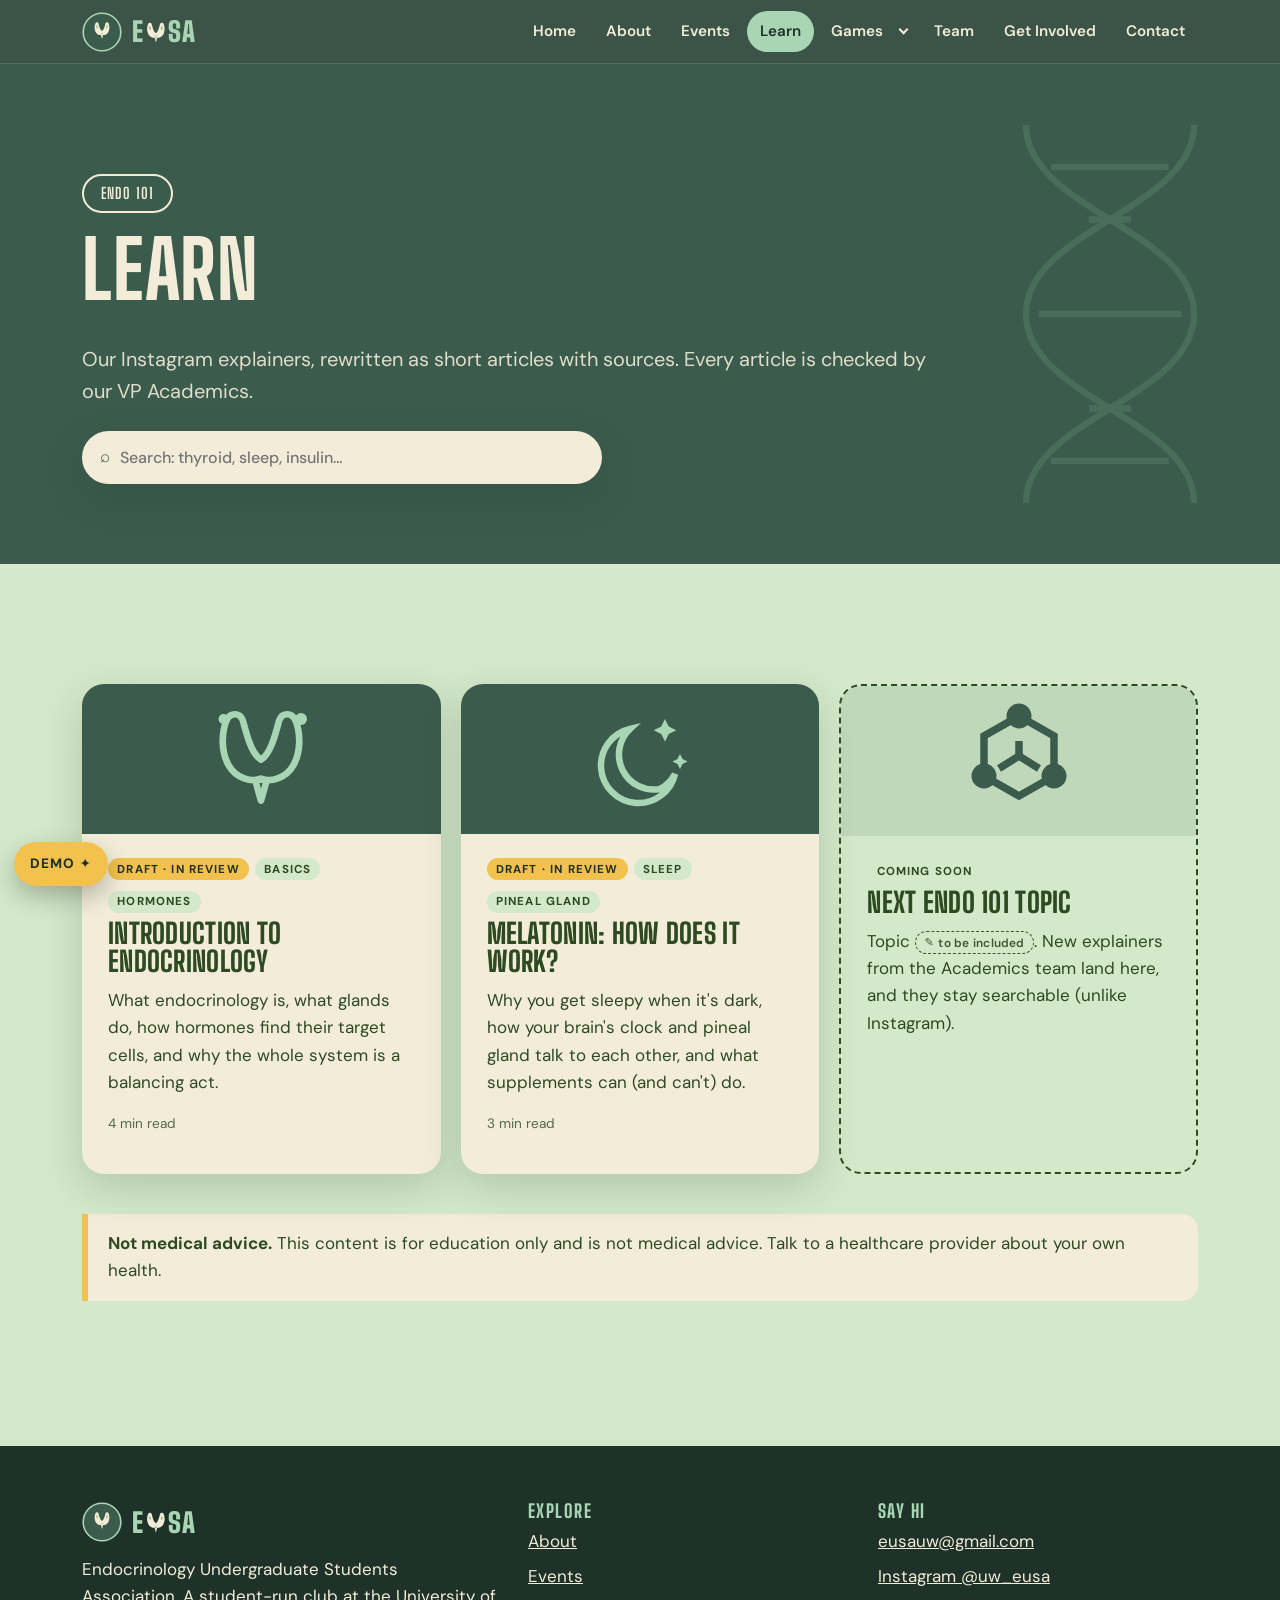
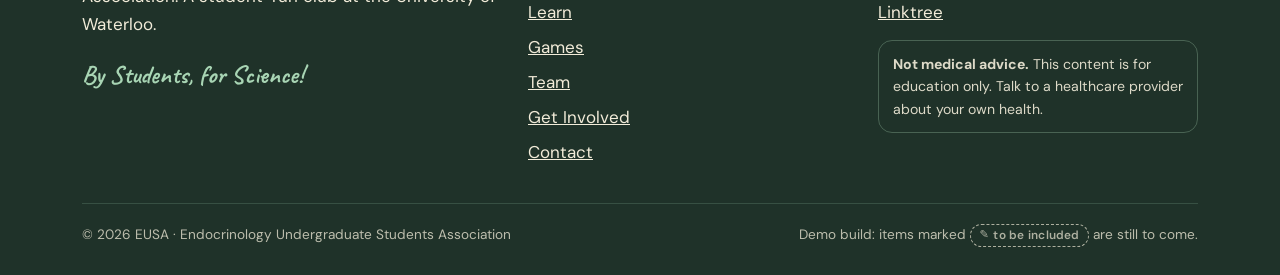
<file: learn.html>
<!doctype html>
<html lang="en" class="no-js">
<head>
  <meta charset="utf-8">
  <meta name="viewport" content="width=device-width, initial-scale=1">
  <title>Learn (Endo 101) · EUSA</title>
  <meta name="description" content="Short, sourced explainers on endocrinology from the EUSA Academics team.">
  <link rel="icon" href="assets/img/favicon.svg" type="image/svg+xml">
  <link rel="preconnect" href="https://fonts.googleapis.com"><link rel="preconnect" href="https://fonts.gstatic.com" crossorigin>
  <link href="https://fonts.googleapis.com/css2?family=Big+Shoulders+Display:wght@700;800;900&family=Caveat:wght@700&family=DM+Sans:ital,wght@0,400;0,500;0,600;0,700;0,800;1,800&display=swap" rel="stylesheet">
  <link rel="stylesheet" href="assets/css/styles.css">
</head>
<body data-page="learn">
<div id="site-header"></div>
<main id="main">
  <section class="page-hero">
    <div class="bg-art" aria-hidden="true"><svg viewBox="0 0 200 200" fill="none" stroke="currentColor" stroke-width="3"><path d="M60 10c0 40 80 50 80 90s-80 50-80 90M140 10c0 40-80 50-80 90s80 50 80 90"/><path d="M72 30h56M90 55h20M90 145h20M72 170h56M66 100h68"/></svg></div>
    <div class="container">
      <span class="pill">Endo 101</span>
      <h1>Learn</h1>
      <p class="lede">Our Instagram explainers, rewritten as short articles with sources. Every article is checked by our VP Academics.</p>
      <label class="search" style="margin-top:24px">
        <span style="color:var(--forest)">⌕</span>
        <span class="sr-only">Search articles</span>
        <input id="learn-q" type="search" placeholder="Search: thyroid, sleep, insulin…" autocomplete="off">
      </label>
    </div>
  </section>
  <section class="section">
    <div class="container">
      <div class="grid grid--3" id="learn-list"></div>
      <p id="learn-empty" hidden class="tbi-block" style="margin-top:20px">No articles match that yet. Suggest it as a topic on Instagram!</p>
      <p class="callout callout--warn" style="margin-top:40px"><strong>Not medical advice.</strong> This content is for education only and is not medical advice. Talk to a healthcare provider about your own health.</p>
    </div>
  </section>
</main>
<div id="site-footer"></div>
<script src="assets/js/data.js"></script>
<script src="assets/js/main.js"></script>
</body>
</html>
</file>
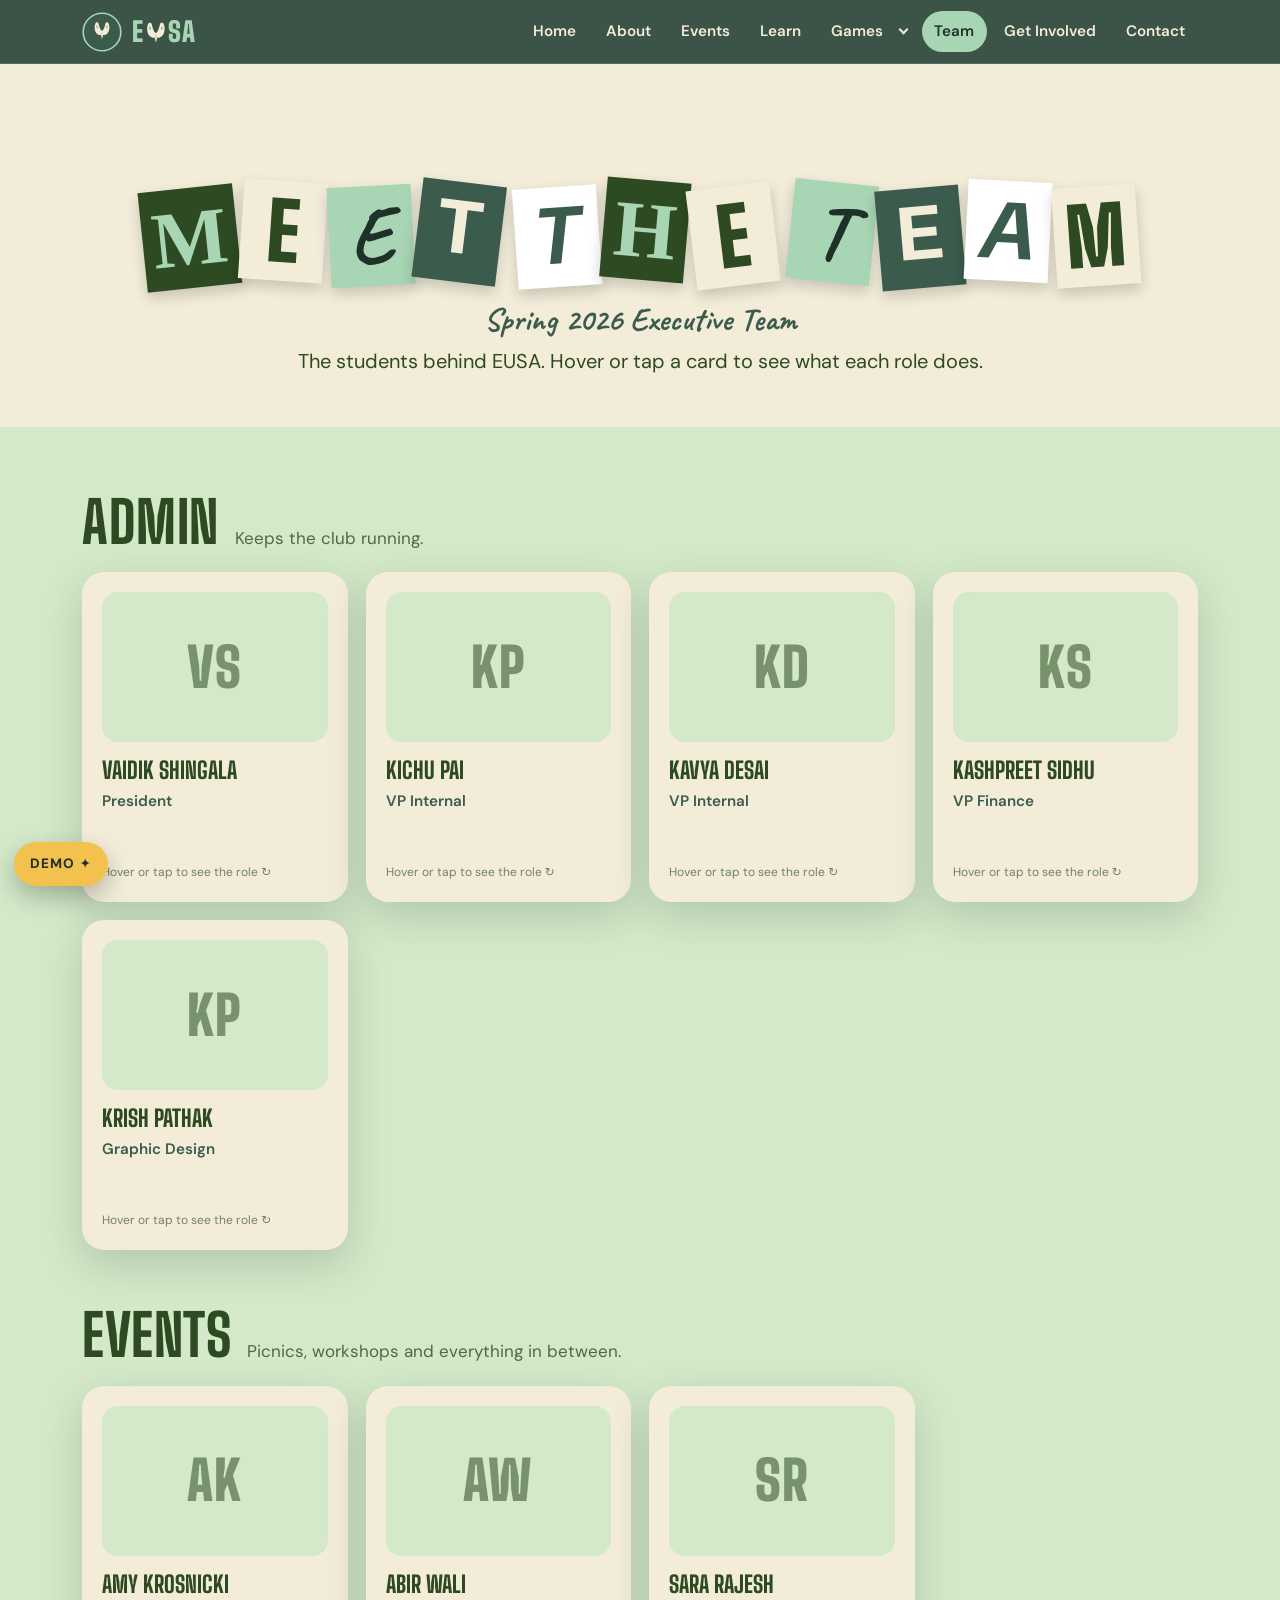
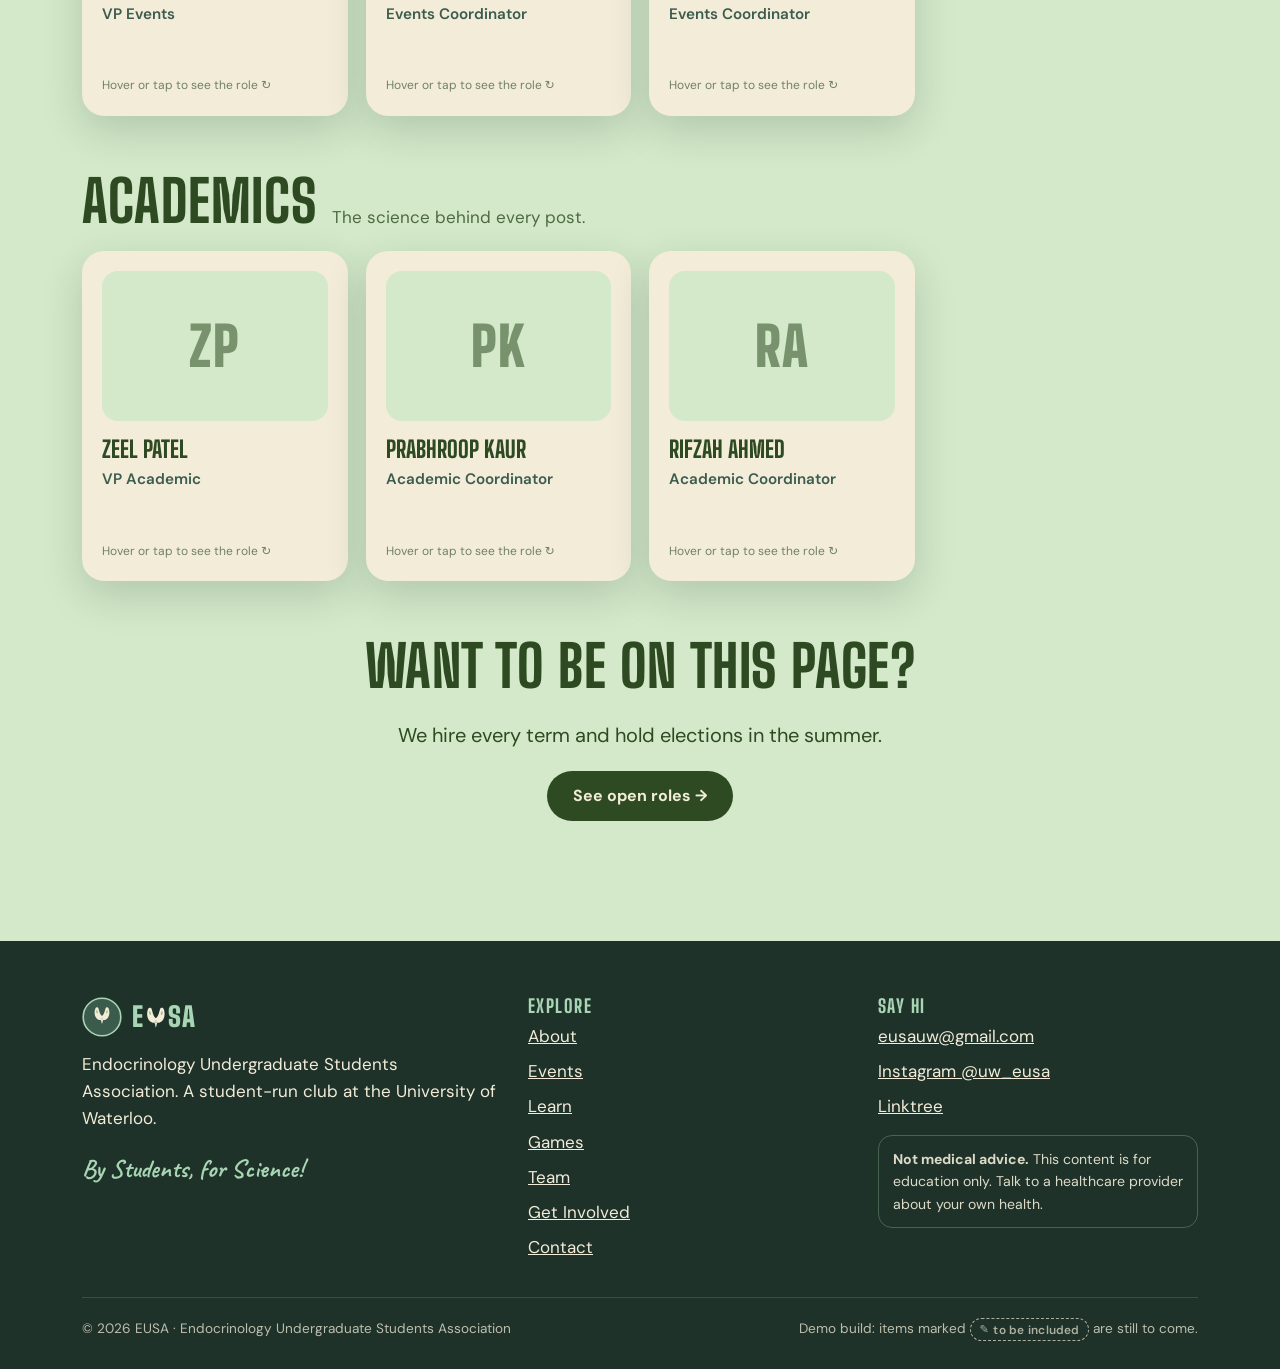
<file: team.html>
<!doctype html>
<html lang="en" class="no-js">
<head>
  <meta charset="utf-8">
  <meta name="viewport" content="width=device-width, initial-scale=1">
  <title>Team · EUSA</title>
  <meta name="description" content="Meet the EUSA executive team.">
  <link rel="icon" href="assets/img/favicon.svg" type="image/svg+xml">
  <link rel="preconnect" href="https://fonts.googleapis.com"><link rel="preconnect" href="https://fonts.gstatic.com" crossorigin>
  <link href="https://fonts.googleapis.com/css2?family=Big+Shoulders+Display:wght@700;800;900&family=Caveat:wght@700&family=DM+Sans:ital,wght@0,400;0,500;0,600;0,700;0,800;1,800&display=swap" rel="stylesheet">
  <link rel="stylesheet" href="assets/css/styles.css">
</head>
<body data-page="team">
<div id="site-header"></div>
<main id="main">
  <section class="section section--cream center" style="padding-bottom:30px">
    <div class="container">
      <h1 class="sr-only">Meet the team</h1>
      <div class="collage" aria-hidden="true">
        <span class="w"><span class="cut c2" style="--r:-6deg;--y:4px;--dl:.0s">M</span><span class="cut c1" style="--r:4deg;--y:-3px;--dl:.06s">E</span><span class="cut c3" style="--r:-3deg;--y:2px;--dl:.12s">E</span><span class="cut c4" style="--r:7deg;--y:-2px;--dl:.18s">T</span></span>
        <span class="w"><span class="cut c5" style="--r:-4deg;--y:3px;--dl:.24s">T</span><span class="cut c2" style="--r:5deg;--y:-4px;--dl:.3s">H</span><span class="cut c1" style="--r:-7deg;--y:2px;--dl:.36s">E</span></span>
        <span class="w"><span class="cut c3" style="--r:6deg;--y:-2px;--dl:.42s">T</span><span class="cut c4" style="--r:-5deg;--y:4px;--dl:.48s">E</span><span class="cut c5" style="--r:3deg;--y:-3px;--dl:.54s">A</span><span class="cut c1" style="--r:-4deg;--y:2px;--dl:.6s">M</span></span>
      </div>
      <p class="script" style="font-size:2rem;color:var(--forest);margin:10px 0 0" id="team-term"></p>
      <p class="lede" style="margin-inline:auto">The students behind EUSA. Hover or tap a card to see what each role does.</p>
    </div>
  </section>
  <section class="section" style="padding-top:10px">
    <div class="container" id="team-groups"></div>
    <div class="container center" style="margin-top:56px" data-reveal>
      <h2>Want to be on this page?</h2>
      <p class="lede">We hire every term and hold elections in the summer.</p>
      <a class="btn btn--dark" href="get-involved.html">See open roles →</a>
    </div>
  </section>
</main>
<div id="site-footer"></div>
<script src="assets/js/data.js"></script>
<script src="assets/js/main.js"></script>
</body>
</html>
</file>
<file: assets/css/styles.css>
/* =========================================================
   EUSA demo site — shared styles
   Colours come from the club's logo/posts (brief §3.2).
   ========================================================= */
:root {
  --forest: #3B5B4D;
  --forest-deep: #2B4439;
  --forest-ink: #1F3229;
  --mint: #A8D5B4;
  --sage: #D3E9C9;
  --leaf: #2D4A22;
  --cream: #F2ECD9;
  --sun: #F2C14E;            /* the ONE accent — hiring banner + placeholder highlight only */

  --font-display: 'Big Shoulders Display', 'Oswald', Impact, sans-serif;
  --font-body: 'DM Sans', system-ui, -apple-system, 'Segoe UI', sans-serif;
  --font-script: 'Caveat', 'Segoe Script', cursive;

  --radius: 22px;
  --max: 1180px;
  --gutter: 16px;
  --header-h: 64px;
  --shadow: 0 14px 40px rgba(31, 50, 41, .18);
  --ease: cubic-bezier(.2, .7, .2, 1);
}
@media (min-width: 720px) { :root { --gutter: 32px; } }

*, *::before, *::after { box-sizing: border-box; }
html { scroll-behavior: smooth; -webkit-text-size-adjust: 100%; }
@media (prefers-reduced-motion: reduce) { html { scroll-behavior: auto; } }
body {
  margin: 0;
  background: var(--sage);
  color: var(--leaf);
  font-family: var(--font-body);
  font-size: 17px;
  line-height: 1.6;
  overflow-x: hidden;
}
img, svg { max-width: 100%; display: block; }
a { color: inherit; }
p { margin: 0 0 1em; }
h1, h2, h3, h4 {
  font-family: var(--font-display);
  font-weight: 800;
  line-height: 1.02;
  letter-spacing: .01em;
  margin: 0 0 .4em;
  text-transform: uppercase;
}
h1 { font-size: clamp(2.8rem, 9vw, 6.2rem); }
h2 { font-size: clamp(2.1rem, 5.5vw, 3.6rem); }
h3 { font-size: clamp(1.4rem, 3vw, 1.75rem); }
.script { font-family: var(--font-script); font-weight: 700; text-transform: none; letter-spacing: 0; }

:focus-visible { outline: 3px solid var(--sun); outline-offset: 3px; border-radius: 6px; }
.skip-link {
  position: absolute; left: 12px; top: -60px; z-index: 200;
  background: var(--cream); color: var(--leaf); padding: .6em 1em; border-radius: 10px; font-weight: 700;
}
.skip-link:focus { top: 12px; }
.sr-only { position: absolute; width: 1px; height: 1px; overflow: hidden; clip: rect(0 0 0 0); white-space: nowrap; }

.container { width: 100%; max-width: var(--max); margin-inline: auto; padding-inline: var(--gutter); }
.section { padding-block: clamp(64px, 10vw, 120px); position: relative; }
.section--dark { background: var(--forest); color: var(--cream); }
.section--deep { background: var(--forest-deep); color: var(--cream); }
.section--cream { background: var(--cream); }
.section--dark h2, .section--deep h2, .section--dark h3, .section--deep h3 { color: var(--cream); }
.lede { font-size: clamp(1.05rem, 2.2vw, 1.25rem); max-width: 62ch; }
.muted { opacity: .8; }
.center { text-align: center; }
.center .lede { margin-inline: auto; }

/* ---------- pill headers (like the "Intro to Endocrinology" slides) ---------- */
.pill {
  display: inline-flex; align-items: center; gap: .5em;
  font-family: var(--font-display); font-weight: 700; text-transform: uppercase; letter-spacing: .08em;
  font-size: .95rem; padding: .35em 1.1em; border-radius: 999px;
  border: 2px solid currentColor; margin-bottom: 1rem;
}
.pill--solid { background: var(--leaf); color: var(--cream); border-color: var(--leaf); }
.section--dark .pill--solid, .section--deep .pill--solid { background: var(--mint); color: var(--forest-ink); border-color: var(--mint); }

/* ---------- buttons ---------- */
.btn {
  display: inline-flex; align-items: center; justify-content: center; gap: .55em;
  font: 700 1rem/1 var(--font-body); text-decoration: none; cursor: pointer;
  padding: .95em 1.5em; border-radius: 999px; border: 2px solid transparent;
  transition: transform .25s var(--ease), box-shadow .25s var(--ease), background .25s;
  min-height: 48px;
}
.btn:hover { transform: translateY(-2px); box-shadow: 0 10px 24px rgba(0,0,0,.18); }
.btn--mint { background: var(--mint); color: var(--forest-ink); }
.btn--dark { background: var(--leaf); color: var(--cream); }
.btn--ghost { border-color: currentColor; color: inherit; background: transparent; }
.btn--sun { background: var(--sun); color: var(--forest-ink); }
.btn[aria-disabled="true"] { opacity: .55; pointer-events: none; }
.btn svg { width: 1.15em; height: 1.15em; }
.btn-row { display: flex; flex-wrap: wrap; gap: 12px; }

/* ---------- "to be included" placeholders ---------- */
.tbi {
  display: inline-flex; align-items: center; gap: .35em;
  font: 600 .74rem/1.2 var(--font-body); letter-spacing: .02em; text-transform: none;
  padding: .28em .7em; border-radius: 999px;
  border: 1.5px dashed currentColor; opacity: .9; vertical-align: middle; white-space: nowrap;
}
.tbi::before { content: "✎"; font-size: .95em; }
.tbi-block {
  border: 2px dashed currentColor; border-radius: var(--radius);
  padding: 1.1rem 1.25rem; opacity: .95;
  background-image: repeating-linear-gradient(135deg, transparent 0 12px, rgba(45,74,34,.05) 12px 24px);
}
.section--dark .tbi-block, .section--deep .tbi-block {
  background-image: repeating-linear-gradient(135deg, transparent 0 12px, rgba(242,236,217,.05) 12px 24px);
}
body.show-tbi .tbi, body.show-tbi .tbi-block {
  outline: 3px solid var(--sun); outline-offset: 2px;
  background-color: rgba(242,193,78,.28);
  animation: tbiFlash 1.4s ease-in-out infinite alternate;
}
@keyframes tbiFlash { to { outline-color: rgba(242,193,78,.35); } }

/* ---------- scroll progress + header ---------- */
.page-progress {
  position: fixed; top: 0; left: 0; height: 3px; width: 100%; z-index: 120;
  transform-origin: 0 50%; transform: scaleX(0); background: var(--mint);
}
.hire-banner {
  background: var(--sun); color: var(--forest-ink); font-weight: 600; font-size: .95rem;
  position: relative; z-index: 60;
}
.hire-banner .container { display: flex; flex-wrap: wrap; align-items: center; justify-content: center; gap: .4em 1em; padding-block: .6em; text-align: center; }
.hire-banner strong { font-family: var(--font-display); text-transform: uppercase; letter-spacing: .06em; font-size: 1.1rem; }
.hire-banner a { font-weight: 800; }
.hire-banner .dot { width: 9px; height: 9px; border-radius: 50%; background: var(--forest-ink); animation: blink 1.2s infinite; }
@keyframes blink { 50% { opacity: .2; } }

.site-header {
  position: sticky; top: 0; z-index: 100; height: var(--header-h);
  background: rgba(43, 68, 57, .9); color: var(--cream);
  backdrop-filter: blur(12px); -webkit-backdrop-filter: blur(12px);
  border-bottom: 1px solid rgba(168,213,180,.18);
}
.site-header .container { height: 100%; display: flex; align-items: center; justify-content: space-between; gap: 16px; }
.brand { display: flex; align-items: center; gap: 10px; text-decoration: none; color: var(--cream); }
.brand-badge { width: 40px; height: 40px; flex: none; }
.wordmark { display: inline-flex; align-items: center; font: 900 1.7rem/1 var(--font-display); letter-spacing: .04em; color: var(--mint); }
.wordmark .u-heart { width: .8em; height: .8em; margin-bottom: -.04em; margin: 0 .04em; color: var(--cream); }
.nav { display: flex; align-items: center; gap: 4px; }
.nav a {
  color: var(--cream); text-decoration: none; font-weight: 600; font-size: .95rem;
  padding: .55em .85em; border-radius: 999px; transition: background .2s;
}
.nav a:hover { background: rgba(168,213,180,.15); }
.nav a[aria-current="page"] { background: var(--mint); color: var(--forest-ink); }
.nav-toggle {
  display: none; background: none; border: 0; color: var(--cream); width: 48px; height: 48px; cursor: pointer; border-radius: 12px;
}
.nav-toggle span, .nav-toggle span::before, .nav-toggle span::after {
  display: block; width: 24px; height: 2.5px; background: currentColor; border-radius: 2px; position: relative; margin: auto; transition: transform .3s var(--ease), opacity .2s;
}
.nav-toggle span::before, .nav-toggle span::after { content: ""; position: absolute; left: 0; }
.nav-toggle span::before { top: -8px; } .nav-toggle span::after { top: 8px; }
.nav-open .nav-toggle span { background: transparent; }
.nav-open .nav-toggle span::before { transform: translateY(8px) rotate(45deg); }
.nav-open .nav-toggle span::after { transform: translateY(-8px) rotate(-45deg); }
@media (max-width: 900px) {
  .nav-toggle { display: grid; place-items: center; }
  .nav {
    position: fixed; inset: var(--header-h) 0 auto 0; flex-direction: column; align-items: stretch; gap: 4px;
    background: var(--forest-deep); padding: 12px var(--gutter) 24px;
    border-bottom: 1px solid rgba(168,213,180,.2);
    transform: translateY(-110%); opacity: 0; visibility: hidden;
    transition: transform .35s var(--ease), opacity .25s, visibility 0s .35s;
    max-height: calc(100vh - var(--header-h)); overflow-y: auto;
  }
  .nav a { font-size: 1.15rem; padding: .8em 1em; }
  .nav-open .nav { transform: none; opacity: 1; visibility: visible; transition: transform .35s var(--ease), opacity .25s; }
}

/* ---------- reveal on scroll ---------- */
[data-reveal] { opacity: 0; transform: translateY(28px); transition: opacity .8s var(--ease), transform .8s var(--ease); transition-delay: var(--d, 0s); }
[data-reveal="left"] { transform: translateX(-40px); }
[data-reveal="right"] { transform: translateX(40px); }
[data-reveal="zoom"] { transform: scale(.92); }
[data-reveal].in { opacity: 1; transform: none; }
.no-js [data-reveal] { opacity: 1; transform: none; }

/* ---------- HERO ---------- */
.hero {
  position: relative; min-height: calc(100svh - var(--header-h)); display: grid; align-items: center;
  background: radial-gradient(1200px 700px at 75% 30%, #47705e 0%, var(--forest) 45%, var(--forest-deep) 100%);
  color: var(--cream); overflow: hidden; isolation: isolate;
}
.hero canvas { position: absolute; inset: 0; width: 100%; height: 100%; z-index: -1; }
.hero .container { display: grid; gap: 28px; padding-block: 56px 96px; }
@media (min-width: 900px) { .hero .container { grid-template-columns: 1.25fr .9fr; align-items: center; } }
.eyebrow { font: 700 .82rem/1.3 var(--font-body); letter-spacing: .16em; text-transform: uppercase; color: var(--mint); margin-bottom: 14px; }
.hero h1 { color: var(--cream); margin-bottom: .25em; }
.hero h1 .accent { color: var(--mint); }
.hero h1 .word { display: inline-block; overflow: hidden; vertical-align: bottom; padding-bottom: .04em; }
.hero h1 .word > span { display: inline-block; transform: translateY(105%); animation: rise .9s var(--ease) forwards; animation-delay: calc(var(--i) * 90ms + 150ms); }
@keyframes rise { to { transform: none; } }
.hero .tagline { font-size: clamp(1.9rem, 4.5vw, 2.6rem); color: var(--mint); transform: rotate(-3deg); display: inline-block; margin: 6px 0 14px; }
.hero .lede { color: rgba(242,236,217,.92); margin-bottom: 26px; }
.hero-logo { justify-self: center; width: min(78vw, 380px); filter: drop-shadow(0 30px 60px rgba(0,0,0,.35)); animation: floaty 6s ease-in-out infinite; }
@keyframes floaty { 50% { transform: translateY(-14px) rotate(1.5deg); } }
.hero-logo .thy { transform-origin: 50% 40%; transform-box: fill-box; animation: beat 1.6s ease-in-out infinite; }
@keyframes beat { 0%, 100% { transform: scale(1); } 15% { transform: scale(1.05); } 30% { transform: scale(1); } 45% { transform: scale(1.03); } }
.logo-note { font-size: .78rem; color: var(--mint); text-align: center; margin-top: 10px; }
.scroll-cue {
  position: absolute; left: 50%; bottom: 22px; transform: translateX(-50%);
  display: flex; flex-direction: column; align-items: center; gap: 8px; color: var(--mint);
  font: 700 .75rem/1 var(--font-body); letter-spacing: .14em; text-transform: uppercase; text-decoration: none;
}
.scroll-cue .mouse { width: 24px; height: 38px; border: 2px solid currentColor; border-radius: 14px; position: relative; }
.scroll-cue .mouse::after { content: ""; position: absolute; left: 50%; top: 7px; width: 4px; height: 8px; margin-left: -2px; border-radius: 2px; background: currentColor; animation: wheel 1.6s infinite; }
@keyframes wheel { 0% { opacity: 0; transform: translateY(0); } 30% { opacity: 1; } 100% { opacity: 0; transform: translateY(12px); } }

/* ---------- SCROLLY (scroll-driven stories) ---------- */
.scrolly { position: relative; background: var(--forest-deep); color: var(--cream); }
.scrolly--forest { background: var(--forest); }
.scrolly__stage {
  position: sticky; top: 0; height: 100vh; height: 100svh; overflow: hidden;
  display: flex; align-items: center; justify-content: flex-end;
  padding: calc(var(--header-h) + 12px) 4vw 16px;
}
.scrolly__visual { position: relative; width: min(56vw, 760px); height: 100%; display: flex; align-items: center; justify-content: center; }
.scrolly__visual > svg { width: 100%; height: 100%; max-height: 100%; overflow: visible; }
.scrolly__steps { position: relative; z-index: 2; margin-top: -100vh; margin-top: -100svh; }
.step { min-height: 100vh; min-height: 100svh; display: flex; align-items: center; pointer-events: none; }
.step .container { display: flex; }
.step__card {
  pointer-events: auto; width: min(440px, 40vw);
  background: rgba(31, 50, 41, .86); backdrop-filter: blur(8px); -webkit-backdrop-filter: blur(8px);
  border: 1px solid rgba(168,213,180,.28); border-radius: var(--radius);
  padding: 22px 24px; box-shadow: 0 20px 50px rgba(0,0,0,.28);
  opacity: .28; transform: translateY(24px) scale(.98);
  transition: opacity .5s var(--ease), transform .5s var(--ease);
}
.step.is-active .step__card { opacity: 1; transform: none; }
.step__card h3 { color: var(--mint); margin-bottom: .35em; }
.step__card p:last-child { margin-bottom: 0; }
.step__num { font: 800 .8rem/1 var(--font-body); letter-spacing: .14em; text-transform: uppercase; color: rgba(242,236,217,.7); margin-bottom: 10px; display: block; }
.step__card .hormone { display: inline-block; font-weight: 700; color: var(--forest-ink); background: var(--mint); padding: 0 .45em; border-radius: 6px; }
.scrolly__bar { position: absolute; left: 0; right: 0; bottom: 0; height: 4px; background: rgba(168,213,180,.15); }
.scrolly__bar i { display: block; height: 100%; width: 100%; transform-origin: 0 50%; transform: scaleX(0); background: var(--mint); }
.scrolly__dots { position: absolute; right: 14px; top: 50%; transform: translateY(-50%); display: grid; gap: 10px; z-index: 3; }
.scrolly__dots i { width: 8px; height: 8px; border-radius: 50%; background: rgba(168,213,180,.3); transition: background .3s, transform .3s; }
.scrolly__dots i.on { background: var(--mint); transform: scale(1.4); }

@media (max-width: 860px) {
  .scrolly__stage { align-items: flex-start; justify-content: center; padding: calc(var(--header-h) + 8px) 12px 0; }
  .scrolly__visual { width: 100%; height: 54svh; height: 54vh; }
  .step { align-items: flex-end; padding-bottom: 5svh; }
  .step__card { width: 100%; padding: 18px 18px; font-size: 15.5px; }
  .scrolly__dots { right: 6px; top: calc(var(--header-h) + 27svh); }
}

/* gland tour */
.body-sil { fill: #46695A; }
.organ { fill: none; stroke: rgba(242,236,217,.22); stroke-width: 1.5; }
.gland .shape { fill: rgba(242,236,217,.35); stroke: rgba(242,236,217,.5); stroke-width: 1; transition: fill .5s, filter .5s; }
.gland .ring { fill: none; stroke: var(--mint); stroke-width: 2; opacity: 0; transform-box: fill-box; transform-origin: center; }
.gland .label { opacity: 0; transition: opacity .45s; }
.gland .label text { fill: var(--cream); font: 800 17px var(--font-display); letter-spacing: .06em; text-transform: uppercase; }
.gland .label line { stroke: var(--mint); stroke-width: 1.4; stroke-dasharray: 3 4; }
.gland.soft .shape { fill: rgba(242,236,217,.8); }
.gland.on .shape { fill: var(--mint); stroke: var(--cream); filter: url(#glow); }
.gland.on .ring { animation: ring 1.8s ease-out infinite; }
.gland.on .label { opacity: 1; }
@keyframes ring { 0% { opacity: .9; transform: scale(1); } 100% { opacity: 0; transform: scale(3.2); } }
.flow { fill: none; stroke: rgba(168,213,180,.32); stroke-width: 1.6; stroke-dasharray: 2 6; opacity: 0; transition: opacity .5s; }
.flow.on { opacity: 1; }
.particle { fill: var(--cream); }

/* insulin story */
.meter {
  position: absolute; top: 4px; left: 0; z-index: 2;
  background: rgba(31,50,41,.85); border: 1px solid rgba(168,213,180,.3); border-radius: 16px; padding: 10px 14px; min-width: 190px;
}
.meter small { display: block; font-size: .72rem; letter-spacing: .1em; text-transform: uppercase; color: var(--mint); font-weight: 700; }
.meter b { font: 900 2rem/1.1 var(--font-display); }
.meter b span { font: 600 .8rem var(--font-body); opacity: .8; margin-left: 4px; }
.meter .track { height: 8px; border-radius: 4px; background: rgba(242,236,217,.15); margin-top: 6px; overflow: hidden; }
.meter .track i { display: block; height: 100%; width: 40%; border-radius: 4px; background: var(--mint); transition: background .3s; }
.meter .track i.high { background: var(--cream); }
.legend { position: absolute; bottom: 6px; right: 0; display: flex; gap: 14px; font-size: .78rem; color: rgba(242,236,217,.85); z-index: 2; }
.legend span { display: inline-flex; align-items: center; gap: 6px; }
.legend svg { width: 18px; height: 18px; }
.svg-label { fill: rgba(242,236,217,.85); font: 700 14px var(--font-body); letter-spacing: .1em; text-transform: uppercase; }
.svg-title { fill: var(--cream); font: 800 22px var(--font-display); letter-spacing: .06em; text-transform: uppercase; }

/* HPA story */
.node rect { fill: var(--forest); stroke: var(--mint); stroke-width: 2; transition: fill .45s, stroke .45s, opacity .45s; }
.node text { fill: var(--cream); text-anchor: middle; transition: fill .45s; }
.node .t1 { font: 800 21px var(--font-display); letter-spacing: .08em; text-transform: uppercase; }
.node .t2 { font: 500 13px var(--font-body); opacity: .85; }
.node.on rect { fill: var(--mint); stroke: var(--cream); filter: url(#glow2); }
.node.on text { fill: var(--forest-ink); }
.node.calm rect { fill: var(--forest-deep); stroke: rgba(168,213,180,.4); }
.node .minus { opacity: 0; transition: opacity .4s; }
.node.calm .minus { opacity: 1; }
.conn { fill: none; stroke: var(--mint); stroke-width: 3.5; stroke-linecap: round; }
.conn-ghost { fill: none; stroke: rgba(168,213,180,.16); stroke-width: 3.5; stroke-linecap: round; }
.feedback { fill: none; stroke: var(--cream); stroke-width: 2.5; stroke-dasharray: 7 7; }
.conn-label { fill: var(--mint); font: 800 16px var(--font-display); letter-spacing: .08em; opacity: 0; transition: opacity .4s; }
.conn-label.on { opacity: 1; }


/* ---------- cards / grids ---------- */
.grid { display: grid; gap: 20px; }
@media (min-width: 720px) { .grid--3 { grid-template-columns: repeat(3, 1fr); } .grid--2 { grid-template-columns: repeat(2, 1fr); } }
.card {
  background: var(--cream); color: var(--leaf); border-radius: var(--radius); padding: 26px;
  box-shadow: var(--shadow); position: relative; overflow: hidden;
  transition: transform .35s var(--ease), box-shadow .35s var(--ease);
}
a.card { text-decoration: none; display: block; }
a.card:hover { transform: translateY(-6px) rotate(-.4deg); box-shadow: 0 24px 50px rgba(31,50,41,.25); }
.card h3 { color: var(--leaf); }
.card .icon { width: 64px; height: 64px; border-radius: 20px; background: var(--forest); color: var(--mint); display: grid; place-items: center; margin-bottom: 16px; }
.card .icon svg { width: 38px; height: 38px; }
.pillar { padding-top: 30px; }
.pillar .num { position: absolute; right: 18px; top: 4px; font: 900 5.5rem/1 var(--font-display); color: rgba(59,91,77,.1); }
.pillar:hover .icon svg { animation: wiggle .6s ease; }
@keyframes wiggle { 30% { transform: rotate(-12deg) scale(1.1); } 60% { transform: rotate(8deg); } }

.tag { display: inline-block; font: 700 .72rem/1 var(--font-body); letter-spacing: .1em; text-transform: uppercase; padding: .45em .8em; border-radius: 999px; background: var(--sage); color: var(--leaf); margin: 0 6px 6px 0; }
.tag--draft { background: var(--sun); color: var(--forest-ink); }
.tag--past { background: rgba(45,74,34,.12); }
.tag--up { background: var(--forest); color: var(--cream); }

/* event cards */
.event { display: grid; gap: 0; padding: 0; }
@media (min-width: 720px) { .event { grid-template-columns: 260px 1fr; } }
.event__poster { min-height: 220px; position: relative; display: grid; place-items: center; background: var(--forest); color: var(--cream); overflow: hidden; }
.event__body { padding: 24px 26px; }
.event__meta { display: grid; gap: 6px; margin: 10px 0 14px; font-weight: 600; }
.event__meta div { display: flex; gap: 10px; align-items: flex-start; }
.event__meta svg { width: 20px; height: 20px; flex: none; margin-top: 3px; color: var(--forest); }
.periodic { display: grid; grid-template-columns: repeat(2, 76px); gap: 8px; transform: rotate(-4deg); }
.el { width: 76px; height: 76px; border: 2px solid var(--mint); border-radius: 10px; padding: 6px 8px; position: relative; background: rgba(168,213,180,.12); }
.el b { font: 900 2rem/1 var(--font-display); display: block; margin-top: 12px; color: var(--cream); }
.el small { position: absolute; top: 5px; left: 7px; font-size: .65rem; color: var(--mint); }
.el em { position: absolute; bottom: 4px; left: 7px; font-size: .55rem; font-style: normal; letter-spacing: .06em; text-transform: uppercase; color: rgba(242,236,217,.8); }
.poster-note { position: absolute; bottom: 10px; left: 0; right: 0; text-align: center; color: var(--mint); }
.event--tba .event__poster { background: repeating-linear-gradient(135deg, var(--forest) 0 16px, #44695a 16px 32px); }
.event--tba .event__poster b { font: 900 4rem/1 var(--font-display); color: var(--mint); }

/* learn */
.search { display: flex; align-items: center; gap: 10px; background: var(--cream); border-radius: 999px; padding: 6px 8px 6px 18px; box-shadow: var(--shadow); max-width: 520px; }
.search input { flex: 1; border: 0; background: transparent; font: 500 1rem var(--font-body); color: var(--leaf); padding: 10px 0; min-width: 0; }
.search input:focus { outline: none; }
.search:focus-within { outline: 3px solid var(--sun); outline-offset: 3px; }
.article-card .thumb { height: 150px; margin: -26px -26px 20px; background: var(--forest); position: relative; overflow: hidden; display: grid; place-items: center; color: var(--mint); }
.article-card .thumb svg { width: 120px; height: 120px; transition: transform .6s var(--ease); }
.article-card:hover .thumb svg { transform: scale(1.12) rotate(-6deg); }
.article-card .meta { font-size: .85rem; opacity: .8; }

.prose { max-width: 70ch; }
.prose h2 { font-size: clamp(1.7rem, 4vw, 2.3rem); margin-top: 1.4em; }
.prose ul { padding-left: 1.2em; }
.prose li { margin-bottom: .45em; }
.callout { border-left: 6px solid var(--forest); background: var(--cream); padding: 16px 20px; border-radius: 0 16px 16px 0; margin: 1.5em 0; }
.callout--warn { border-color: var(--sun); }
.sources { background: var(--cream); border-radius: var(--radius); padding: 22px 24px; margin-top: 2em; }
.sources ol { margin: 0; padding-left: 1.2em; }
.sources li { margin-bottom: .5em; word-break: break-word; }

/* team */
.collage { display: flex; flex-wrap: wrap; justify-content: center; gap: 6px 4px; margin: 0 auto 10px; }
.collage .w { display: flex; gap: 4px; margin: 0 .3em; }
.collage .cut {
  display: inline-grid; place-items: center; min-width: 1.05em; height: 1.25em; padding: 0 .12em;
  font-size: clamp(2.4rem, 8vw, 5rem); line-height: 1; box-shadow: 0 6px 14px rgba(0,0,0,.18);
  transform: rotate(var(--r)) translateY(var(--y)); animation: drop .7s var(--ease) backwards; animation-delay: var(--dl);
}
@keyframes drop { from { opacity: 0; transform: translateY(-60px) rotate(calc(var(--r) * -4)); } }
.cut.c1 { background: var(--cream); color: var(--leaf); font-family: var(--font-display); font-weight: 900; }
.cut.c2 { background: var(--leaf); color: var(--mint); font-family: Georgia, 'Times New Roman', serif; font-weight: 700; }
.cut.c3 { background: var(--mint); color: var(--forest-ink); font-family: var(--font-script); font-weight: 700; }
.cut.c4 { background: var(--forest); color: var(--cream); font-family: 'Courier New', monospace; font-weight: 700; }
.cut.c5 { background: #fff; color: var(--forest); font-family: var(--font-body); font-weight: 800; font-style: italic; }
.team-group { margin-top: 56px; }
.team-group__head { display: flex; flex-wrap: wrap; align-items: baseline; gap: 6px 16px; margin-bottom: 20px; }
.team-grid { display: grid; gap: 18px; grid-template-columns: repeat(auto-fill, minmax(min(100%, 230px), 1fr)); }
.member { perspective: 1000px; height: 330px; cursor: pointer; border-radius: var(--radius); }
.member__inner { position: relative; height: 100%; transition: transform .7s var(--ease); transform-style: preserve-3d; }
.member:hover .member__inner, .member:focus-visible .member__inner, .member.flipped .member__inner { transform: rotateY(180deg); }
.member__face { position: absolute; inset: 0; backface-visibility: hidden; -webkit-backface-visibility: hidden; border-radius: var(--radius); padding: 20px; display: flex; flex-direction: column; box-shadow: var(--shadow); }
.member__front { background: var(--cream); }
.member__back { background: var(--forest); color: var(--cream); transform: rotateY(180deg); justify-content: center; }
.member__back h4 { color: var(--mint); font-size: 1.4rem; }
.avatar { height: 150px; border-radius: 16px; background: var(--sage); display: grid; place-items: center; margin-bottom: 14px; position: relative; overflow: hidden; }
.avatar svg { width: 84px; height: 84px; color: rgba(45,74,34,.35); }
.member__role { font: 800 1.35rem/1.05 var(--font-display); text-transform: uppercase; color: var(--leaf); margin: 4px 0 6px; }
.member__hint { margin-top: auto; font-size: .75rem; opacity: .65; }

/* get involved */
.timeline { position: relative; display: grid; gap: 26px; padding-left: 40px; }
.timeline::before { content: ""; position: absolute; left: 13px; top: 6px; bottom: 6px; width: 3px; background: rgba(45,74,34,.15); border-radius: 2px; }
.timeline__fill { position: absolute; left: 13px; top: 6px; width: 3px; height: calc(100% - 12px); background: var(--forest); transform-origin: top; transform: scaleY(0); border-radius: 2px; }
.tl-item { position: relative; }
.tl-item::before { content: ""; position: absolute; left: -36px; top: 6px; width: 21px; height: 21px; border-radius: 50%; background: var(--sage); border: 3px solid var(--forest); }
.tl-item h3 { margin-bottom: .15em; }
.rings { display: flex; flex-wrap: wrap; gap: 28px; justify-content: center; }
.ring-stat { text-align: center; width: 180px; }
.ring-stat svg { width: 150px; height: 150px; margin: 0 auto 8px; transform: rotate(-90deg); }
.ring-stat .bg { fill: none; stroke: rgba(242,236,217,.15); stroke-width: 12; }
.ring-stat .fg { fill: none; stroke: var(--mint); stroke-width: 12; stroke-linecap: round; transition: stroke-dashoffset 1.6s var(--ease); }
.ring-stat .val { font: 900 2.6rem/1 var(--font-display); color: var(--mint); margin-top: -104px; margin-bottom: 64px; position: relative; }
.accordion details { background: var(--cream); border-radius: 18px; margin-bottom: 12px; box-shadow: 0 6px 18px rgba(31,50,41,.08); overflow: hidden; }
.accordion summary { cursor: pointer; padding: 18px 22px; font: 800 1.35rem/1.1 var(--font-display); text-transform: uppercase; list-style: none; display: flex; justify-content: space-between; align-items: center; gap: 12px; min-height: 48px; }
.accordion summary::-webkit-details-marker { display: none; }
.accordion summary::after { content: "+"; font-size: 1.8rem; transition: transform .3s; }
.accordion details[open] summary::after { transform: rotate(45deg); }
.accordion .roles { padding: 0 22px 18px; display: grid; gap: 12px; }
.accordion .role b { display: block; }
.status-box { border-radius: var(--radius); padding: 26px; background: var(--forest); color: var(--cream); }
.status-box.open { background: var(--sun); color: var(--forest-ink); }
.status-dot { display: inline-block; width: 12px; height: 12px; border-radius: 50%; background: var(--mint); margin-right: 8px; }
.status-box.open .status-dot { background: var(--forest-ink); animation: blink 1.2s infinite; }

/* contact */
.contact-tiles { display: grid; gap: 18px; }
@media (min-width: 720px) { .contact-tiles { grid-template-columns: repeat(3, 1fr); } }
.contact-tile { text-align: center; padding: 34px 22px; }
.contact-tile .icon { margin-inline: auto; }
.contact-tile .handle { font-weight: 700; word-break: break-all; }

/* page hero (inner pages) */
.page-hero { background: var(--forest); color: var(--cream); padding-block: clamp(56px, 9vw, 110px) clamp(48px, 7vw, 80px); position: relative; overflow: hidden; }
.page-hero h1 { color: var(--cream); font-size: clamp(2.6rem, 8vw, 5rem); }
.page-hero .lede { color: rgba(242,236,217,.9); }
.page-hero .bg-art { position: absolute; right: -40px; top: 50%; transform: translateY(-50%); width: min(46vw, 420px); opacity: .14; color: var(--mint); pointer-events: none; }
.page-hero .bg-art svg { width: 100%; height: auto; animation: spin 60s linear infinite; }
@keyframes spin { to { transform: rotate(360deg); } }

/* lock & key demo (About) */
.lockkey { background: var(--forest-deep); border-radius: var(--radius); padding: 10px; }
.lockkey svg { width: 100%; height: auto; }
.cell-ring { fill: rgba(168,213,180,.1); stroke: var(--mint); stroke-width: 2.5; transition: fill .4s; }
.cell-ring.lit { fill: rgba(168,213,180,.55); }

/* ---------- footer ---------- */
.site-footer { background: var(--forest-ink); color: var(--cream); padding-block: 56px 28px; }
.footer-grid { display: grid; gap: 30px; }
@media (min-width: 820px) { .footer-grid { grid-template-columns: 1.3fr 1fr 1fr; } }
.site-footer h4 { color: var(--mint); font-size: 1.15rem; letter-spacing: .08em; }
.site-footer a { color: var(--cream); }
.site-footer ul { list-style: none; padding: 0; margin: 0; display: grid; gap: 8px; }
.disclaimer { font-size: .88rem; border: 1px solid rgba(168,213,180,.3); border-radius: 14px; padding: 12px 14px; margin-top: 14px; color: rgba(242,236,217,.9); }
.footer-bottom { display: flex; flex-wrap: wrap; justify-content: space-between; gap: 10px; border-top: 1px solid rgba(168,213,180,.18); margin-top: 36px; padding-top: 20px; font-size: .85rem; color: rgba(242,236,217,.75); }

/* ---------- demo panel (founder walkthrough only) ---------- */
.demo-fab {
  position: fixed; left: 14px; bottom: 14px; z-index: 150;
  background: var(--sun); color: var(--forest-ink); border: 0; border-radius: 999px;
  font: 800 .85rem/1 var(--font-body); letter-spacing: .08em; text-transform: uppercase;
  padding: 0 16px; height: 44px; cursor: pointer; box-shadow: 0 10px 24px rgba(0,0,0,.25);
}
.demo-panel {
  position: fixed; left: 14px; bottom: 68px; z-index: 150; width: min(330px, calc(100vw - 28px));
  background: var(--cream); color: var(--leaf); border-radius: 18px; padding: 18px; box-shadow: 0 20px 50px rgba(0,0,0,.3);
  border: 2px solid var(--sun); display: none;
}
.demo-panel.open { display: block; }
.demo-panel h4 { margin-bottom: 6px; font-size: 1.3rem; }
.demo-panel p { font-size: .85rem; }
.switch { display: flex; align-items: center; justify-content: space-between; gap: 12px; padding: 10px 0; border-top: 1px solid rgba(45,74,34,.12); font-weight: 600; font-size: .92rem; cursor: pointer; }
.switch input { appearance: none; -webkit-appearance: none; width: 46px; height: 26px; border-radius: 13px; background: rgba(45,74,34,.25); position: relative; cursor: pointer; flex: none; transition: background .2s; margin: 0; }
.switch input::after { content: ""; position: absolute; top: 3px; left: 3px; width: 20px; height: 20px; border-radius: 50%; background: #fff; transition: transform .2s var(--ease); }
.switch input:checked { background: var(--forest); }
.switch input:checked::after { transform: translateX(20px); }

/* phone overrides that must come after the base rules above */
@media (max-width: 860px) {
  .meter { min-width: 0; padding: 6px 10px; border-radius: 12px; }
  .meter b { font-size: 1.35rem; }
  .meter b span { font-size: .68rem; }
  .legend { font-size: .7rem; gap: 10px; }
  .demo-fab { height: 36px; padding: 0 12px; font-size: .72rem; left: 10px; bottom: 10px; }
  .demo-panel { left: 10px; bottom: 54px; }
}

@media (prefers-reduced-motion: reduce) {
  *, *::before, *::after { animation-duration: .001ms !important; animation-iteration-count: 1 !important; transition-duration: .001ms !important; }
  [data-reveal] { opacity: 1; transform: none; }
  .hero h1 .word > span { transform: none; }
}

/* ---------- running arrow in the gap under each message card ---------- */
.step .container { flex-direction: column; align-items: flex-start; }
.step__arrow { width: min(440px, 40vw); display: flex; flex-direction: column; align-items: center; margin-top: 14px; opacity: 0; transition: opacity .5s; pointer-events: none; }
.step.is-active .step__arrow { opacity: 1; }
.step__arrow i { display: block; width: 20px; height: 20px; border-right: 4px solid var(--mint); border-bottom: 4px solid var(--mint); border-radius: 2px; transform: rotate(45deg); margin-top: -9px; opacity: 0; animation: chevRun 1.5s infinite; }
.step__arrow i:nth-child(2) { animation-delay: .25s; }
.step__arrow i:nth-child(3) { animation-delay: .5s; }
@keyframes chevRun { 0% { opacity: 0; transform: translateY(-8px) rotate(45deg); } 40% { opacity: 1; } 100% { opacity: 0; transform: translateY(8px) rotate(45deg); } }
@media (max-width: 860px) { .step__arrow { width: 100%; margin-top: 4px; } .step__arrow i { width: 14px; height: 14px; border-width: 3px; margin-top: -6px; } }

/* ---------- home: jump-to-story buttons ---------- */
.story-nav { display: flex; flex-wrap: wrap; justify-content: center; gap: 10px; margin-top: 26px; }
.story-nav a { display: inline-flex; align-items: center; gap: 8px; padding: .7em 1.2em; min-height: 46px; border-radius: 999px; border: 2px solid var(--mint); color: var(--cream); text-decoration: none; font-weight: 700; transition: background .25s, color .25s, transform .25s var(--ease); }
.story-nav a b { display: inline-grid; place-items: center; width: 24px; height: 24px; border-radius: 50%; background: var(--mint); color: var(--forest-ink); font-size: .8rem; }
.story-nav a:hover { background: var(--mint); color: var(--forest-ink); transform: translateY(-2px); }
.story-nav a:hover b { background: var(--forest-ink); color: var(--mint); }
[id^="story-"], #tour-intro { scroll-margin-top: var(--header-h); }
.btn--down svg { animation: nudge 1.4s ease-in-out infinite; }
@keyframes nudge { 50% { transform: translateY(4px); } }

@media (max-width: 860px) {
  .scrolly--article .scrolly__visual { align-items: flex-start; }
}

/* ---------- team cards: initials + name first ---------- */
.avatar .initials { font: 900 3.4rem/1 var(--font-display); color: rgba(45,74,34,.55); letter-spacing: .02em; }
.member__name { font: 800 1.45rem/1.05 var(--font-display); text-transform: uppercase; color: var(--leaf); margin: 2px 0 6px; }
.member__title { font-weight: 600; font-size: .95rem; color: var(--forest); }

/* ---------- big "Scroll to play" under the article title ---------- */
.scroll-play { display: flex; flex-direction: column; align-items: center; margin-top: clamp(28px, 6vw, 56px); text-align: center; }
.scroll-play span { font: 900 clamp(2.2rem, 7vw, 4rem)/1 var(--font-display); text-transform: uppercase; letter-spacing: .06em; color: var(--mint); }
.scroll-play i { display: block; width: 24px; height: 24px; margin-top: -10px; border-right: 5px solid var(--mint); border-bottom: 5px solid var(--mint); border-radius: 3px; transform: rotate(45deg); opacity: 0; animation: chevRun 1.5s infinite; }
.scroll-play i:nth-of-type(1) { margin-top: 6px; }
.scroll-play i:nth-of-type(2) { animation-delay: .25s; }
.scroll-play i:nth-of-type(3) { animation-delay: .5s; }
.tba-line { font: 900 clamp(1.8rem, 4vw, 2.6rem)/1.1 var(--font-display); text-transform: uppercase; letter-spacing: .04em; color: var(--forest); margin: 10px 0 8px; }

/* ---------- Games drop-down in the top bar ---------- */
.nav-dd { position: relative; display: flex; align-items: center; }
.nav-dd__btn { width: 28px; height: 36px; margin-left: -6px; border: 0; background: none; color: var(--cream); cursor: pointer; border-radius: 10px; display: grid; place-items: center; }
.nav-dd__btn::before { content: ""; width: 7px; height: 7px; border-right: 2.5px solid currentColor; border-bottom: 2.5px solid currentColor; transform: translateY(-2px) rotate(45deg); transition: transform .25s; }
.nav-dd.open .nav-dd__btn::before { transform: translateY(2px) rotate(-135deg); }
.nav-dd__menu { position: absolute; top: calc(100% + 6px); right: -8px; min-width: 230px; padding: 8px; border-radius: 16px; background: var(--forest-deep); border: 1px solid rgba(168,213,180,.3); box-shadow: 0 18px 40px rgba(0,0,0,.35); display: none; flex-direction: column; gap: 2px; z-index: 130; }
.nav-dd__menu a { border-radius: 10px; padding: .7em 1em; white-space: nowrap; }
.nav-dd:hover .nav-dd__menu, .nav-dd:focus-within .nav-dd__menu, .nav-dd.open .nav-dd__menu { display: flex; }
@media (max-width: 900px) {
  .nav-dd { display: block; }
  .nav-dd__btn { display: none; }
  .nav-dd__menu { position: static; display: flex; min-width: 0; box-shadow: none; border: 0; background: none; padding: 0 0 0 18px; }
  .nav-dd__menu a { font-size: 1rem; opacity: .9; padding: .55em 1em; }
}
</file>
<file: assets/css/games.css>
/* =========================================================
   EUSA demo — mini-games (games.html). Palette: greens + cream only.
   ========================================================= */
.game-card { display: flex; flex-direction: column; gap: 4px; }
.game-card .icon { margin-bottom: 10px; }
.game-card p { flex: 1; }
.game-card .best { flex: 0; font-weight: 700; font-size: .85rem; letter-spacing: .06em; text-transform: uppercase; color: var(--forest); margin: 0 0 14px; }

.game-board { position: relative; overflow: hidden; background: var(--forest-deep); color: var(--cream); border-radius: var(--radius); padding: clamp(16px, 3vw, 32px); box-shadow: var(--shadow); }
.game-top { display: flex; align-items: center; justify-content: space-between; gap: 8px 16px; flex-wrap: wrap; margin-bottom: 10px; }
.back { color: var(--mint); font-weight: 700; text-decoration: none; min-height: 44px; display: inline-flex; align-items: center; }
.back:hover { text-decoration: underline; }
.game-title { font: 800 1.5rem/1 var(--font-display); text-transform: uppercase; letter-spacing: .05em; }
.game-score { display: flex; align-items: center; gap: 10px; font-weight: 700; }
.game-score b { font: 900 2rem/1 var(--font-display); color: var(--mint); display: inline-block; min-width: 1.5ch; text-align: right; }
.game-score b.pop { animation: pop .45s; }
@keyframes pop { 40% { transform: scale(1.45); } }
.streak { font-size: .8rem; letter-spacing: .08em; text-transform: uppercase; padding: .3em .8em; border-radius: 999px; background: var(--mint); color: var(--forest-ink); }
.game-prog { display: flex; align-items: center; gap: 14px; margin-bottom: 18px; font-size: .8rem; font-weight: 700; letter-spacing: .08em; text-transform: uppercase; color: rgba(242,236,217,.9); }
.game-prog__bar { flex: 1; height: 8px; border-radius: 4px; background: rgba(242,236,217,.15); overflow: hidden; }
.game-prog__bar i { display: block; height: 100%; width: 0; background: var(--mint); border-radius: 4px; transition: width .5s var(--ease); }
.pips { display: flex; flex-wrap: wrap; gap: 8px; margin-bottom: 14px; }
.pip { font-size: .78rem; font-weight: 700; letter-spacing: .06em; text-transform: uppercase; padding: .4em .9em; border-radius: 999px; border: 2px solid rgba(242,236,217,.3); color: rgba(242,236,217,.6); }
.pip.now { border-color: var(--mint); color: var(--forest-ink); background: var(--mint); }
.pip.done { border-color: var(--mint); color: var(--mint); }

/* answers + feedback (shared) */
.clue { font: 600 clamp(1.15rem, 2.6vw, 1.5rem)/1.4 var(--font-body); margin: 0 0 18px; }
.answers { display: grid; gap: 10px; }
@media (min-width: 560px) { .answers.two { grid-template-columns: 1fr 1fr; } }
.ans { display: flex; align-items: center; gap: 10px; width: 100%; min-height: 56px; padding: .75em 1.1em; border-radius: 16px; border: 2px solid rgba(168,213,180,.5); background: rgba(31,50,41,.5); color: var(--cream); font: 700 1rem/1.25 var(--font-body); text-align: left; cursor: pointer; transition: background .2s, transform .2s var(--ease), border-color .2s; }
.ans:hover:not(:disabled) { background: rgba(168,213,180,.22); transform: translateY(-2px); }
.ans:disabled { cursor: default; }
.ans.ok { background: var(--mint); color: var(--forest-ink); border-color: var(--mint); animation: pop .5s; }
.ans.bad { border-style: dashed; border-color: rgba(242,236,217,.5); opacity: .6; animation: shake .4s; }
.ans.dim { opacity: .45; }
@keyframes shake { 20%, 60% { transform: translateX(-6px); } 40%, 80% { transform: translateX(6px); } }
.feedback { margin-top: 16px; padding: 14px 16px; border-radius: 14px; background: rgba(242,236,217,.1); border-left: 5px solid var(--mint); animation: rise .4s var(--ease); }
.feedback.bad { border-left-color: var(--cream); border-left-style: dashed; }
.feedback b { display: block; font: 800 1.2rem/1.2 var(--font-display); text-transform: uppercase; letter-spacing: .04em; color: var(--mint); margin-bottom: 4px; }
.feedback p { margin: 0 0 10px; }
.feedback .btn-row { margin-top: 4px; }
@keyframes rise { from { opacity: 0; transform: translateY(10px); } }
.spark { position: absolute; width: 9px; height: 9px; border-radius: 50%; background: var(--mint); pointer-events: none; z-index: 5; animation: spark .9s ease-out forwards; }
.spark:nth-child(3n) { background: var(--cream); }
@keyframes spark { to { transform: translate(var(--dx), var(--dy)) scale(.2); opacity: 0; } }

/* game 1: drag the glands onto the body */
.g1p { display: grid; gap: 20px; }
@media (min-width: 900px) { .g1p { grid-template-columns: minmax(0, 1.55fr) minmax(250px, 1fr); align-items: start; gap: 28px; } }
.g1p__svg { width: 100%; height: auto; max-height: 44vh; display: block; border-radius: 18px; background: rgba(242,236,217,.04); }
.g1p__svg .bgart { fill: rgba(242,236,217,.08); stroke: rgba(242,236,217,.4); stroke-width: 2; }
.g1p__svg .bgline { fill: none; stroke: rgba(242,236,217,.22); stroke-width: 2; stroke-linecap: round; }
.g1p__svg .bgtext { fill: rgba(242,236,217,.65); font: 700 12px var(--font-body); letter-spacing: .14em; text-anchor: middle; }
.slot { cursor: pointer; outline: none; }
.slot .sshape { transform-box: fill-box; transform-origin: center; }
.slot .sshape * { fill: rgba(168,213,180,.12); stroke: var(--mint); stroke-width: 2.5; stroke-dasharray: 6 5; vector-effect: non-scaling-stroke; transition: fill .25s; }
.slot.hot .sshape * { fill: rgba(168,213,180,.4); }
.slot:focus-visible .sshape * { stroke: var(--sun); }
.slot.hint .sshape * { animation: slotHint 1s ease-in-out infinite; }
@keyframes slotHint { 50% { fill: rgba(168,213,180,.55); } }
.slot.off { display: none; }
.slot.placed { cursor: default; }
.slot.placed .sshape * { fill: var(--mint); stroke: var(--cream); stroke-dasharray: none; filter: drop-shadow(0 0 5px rgba(168,213,180,.9)); }
.slot.placed .sshape { animation: slotPop .7s; }
.slot.placed.back .sshape * { fill-opacity: .28; stroke-opacity: .5; filter: none; }
@keyframes slotPop { 40% { transform: scale(1.3); } }
.tray { display: flex; flex-wrap: wrap; gap: 10px; margin-top: 12px; min-height: 58px; }
.token { display: inline-flex; align-items: center; gap: 8px; padding: .4em 1em .4em .6em; min-height: 52px; border-radius: 999px; border: 2px solid var(--mint); background: rgba(31,50,41,.6); color: var(--cream); font: 700 .95rem var(--font-body); cursor: grab; touch-action: none; user-select: none; -webkit-user-select: none; transition: background .2s, transform .2s var(--ease); }
.token svg { width: 36px; height: 36px; flex: none; }
.token .tshape * { fill: var(--cream); }
.token:hover { background: rgba(168,213,180,.2); transform: translateY(-2px); }
.token.sel { background: var(--mint); color: var(--forest-ink); }
.token.sel .tshape * { fill: var(--forest-ink); }
.token.lifted { opacity: .3; }
.token.ghost { position: fixed; transform: translate(-50%, -60%) scale(1.1); pointer-events: none; z-index: 300; background: var(--forest); box-shadow: 0 14px 30px rgba(0,0,0,.45); }
.token.shake { animation: shake .4s; }
.token.gone { animation: gone .4s forwards; pointer-events: none; }
@keyframes gone { to { opacity: 0; transform: scale(.6); } }
.g1msg { min-height: 1.6em; margin: 10px 0 0; font-weight: 600; color: rgba(242,236,217,.92); }
.gpop { padding: 18px 20px; border-radius: 18px; background: rgba(242,236,217,.1); border: 1px solid rgba(168,213,180,.35); animation: popin .5s var(--ease); }
.gpop--empty { opacity: .8; }
.gpop b { display: block; font: 900 2rem/1 var(--font-display); text-transform: uppercase; color: var(--mint); margin-bottom: 10px; }
.gpop p { margin: 0 0 10px; }
.gpop .makes i { font-style: normal; font-weight: 800; text-transform: uppercase; letter-spacing: .1em; font-size: .72rem; color: var(--mint); margin-right: 8px; }
@keyframes popin { from { opacity: 0; transform: scale(.9) translateY(14px); } }

/* game 2 */
.gmeter { margin: 6px 0 4px; }
.gmeter__zones { display: grid; grid-template-columns: 1fr 1fr 1fr; text-align: center; font: 800 .85rem/1 var(--font-display); letter-spacing: .1em; text-transform: uppercase; margin-bottom: 8px; color: rgba(242,236,217,.75); }
.gmeter__track { position: relative; height: 46px; border-radius: 23px; border: 2px solid rgba(242,236,217,.4); background: linear-gradient(90deg, rgba(242,236,217,.13) 0 33%, rgba(168,213,180,.4) 33% 67%, rgba(242,236,217,.13) 67% 100%); transition: box-shadow .6s; }
.gmeter__drop { position: absolute; top: 50%; left: calc(var(--g, 50) * 1%); width: 36px; height: 36px; margin: -18px 0 0 -18px; border-radius: 50%; background: var(--cream); display: grid; place-items: center; box-shadow: 0 4px 12px rgba(0,0,0,.3); transition: left 1.4s var(--ease); }
.gmeter__drop svg { width: 22px; height: 22px; }
.gmeter.is-ok .gmeter__track { box-shadow: 0 0 0 4px rgba(168,213,180,.35), 0 0 32px rgba(168,213,180,.65); }
.gmeter__state { text-align: center; font-weight: 800; letter-spacing: .08em; text-transform: uppercase; font-size: .85rem; margin-top: 10px; min-height: 1.2em; color: var(--mint); }
.inds { display: flex; gap: 18px; margin: 12px 0 18px; }
.ind { flex: 1; }
.ind b { display: block; font-size: .75rem; letter-spacing: .12em; text-transform: uppercase; margin-bottom: 5px; color: rgba(242,236,217,.85); }
.ind i { display: block; position: relative; height: 9px; border-radius: 5px; background: rgba(242,236,217,.15); overflow: hidden; }
.ind i::after { content: ""; position: absolute; inset: 0; width: calc(var(--lvl, 0) * 100%); background: var(--mint); border-radius: 5px; transition: width 1s var(--ease); }
.ind--glu i::after { background: var(--cream); }
.scen-tag { font-size: .75rem; letter-spacing: .12em; text-transform: uppercase; font-weight: 800; color: var(--mint); margin: 0 0 4px; }

/* game 3 */
.objective { font: 700 clamp(1.1rem, 2.4vw, 1.4rem)/1.35 var(--font-body); margin: 0 0 8px; }
.objective small { display: block; font: 500 .85rem/1.4 var(--font-body); opacity: .8; margin-top: 2px; }
.stage-svg { width: 100%; height: auto; display: block; touch-action: manipulation; }
.stage-svg .blood { fill: rgba(242,236,217,.07); }
.stage-svg .cell { cursor: pointer; outline: none; }
.stage-svg .cell .body { fill: rgba(168,213,180,.12); stroke: var(--mint); stroke-width: 3; transition: fill .4s; }
.stage-svg .cell:hover .body, .stage-svg .cell:focus-visible .body { fill: rgba(168,213,180,.25); }
.stage-svg .cell.on .body { fill: rgba(168,213,180,.55); }
.stage-svg .cell.weak .body { fill: rgba(168,213,180,.22); }
.stage-svg .cell.locked { cursor: default; }
.stage-svg .cell .ring { fill: none; stroke: var(--mint); stroke-width: 3; opacity: 0; transform-box: fill-box; transform-origin: center; }
.stage-svg .cell.on .ring { animation: ring 1.3s ease-out 2; }
.stage-svg .cell.shake { animation: shake .45s; }
.stage-svg .cell text { fill: var(--cream); font: 700 15px var(--font-body); text-anchor: middle; pointer-events: none; }
.stage-svg .cell .nuc { fill: rgba(168,213,180,.35); }
.results { text-align: center; padding-block: 20px; }
.results h2 { color: var(--cream); }
.big-score { font: 900 clamp(4rem, 14vw, 7rem)/1 var(--font-display); color: var(--mint); }
.big-score small { font-size: .35em; color: rgba(242,236,217,.8); margin-left: 6px; }
.newbest { display: inline-block; background: var(--mint); color: var(--forest-ink); font-weight: 800; letter-spacing: .08em; text-transform: uppercase; font-size: .8rem; padding: .4em 1em; border-radius: 999px; animation: pop .6s; }
.interstitial { text-align: center; padding: 28px 8px; }
.interstitial h3 { color: var(--mint); font-size: clamp(1.6rem, 4vw, 2.2rem); }
@media (prefers-reduced-motion: reduce) { .spark { display: none; } }

@media (max-width: 560px) { .pip:not(.now) .pl { display: none; } .pips { gap: 6px; } }

/* game 2: live simulation */
.hm__stat { display: flex; align-items: center; gap: 14px; margin: 12px 0 6px; font-weight: 700; font-size: .85rem; letter-spacing: .06em; text-transform: uppercase; }
.hm__timer { flex: 1; height: 6px; border-radius: 3px; background: rgba(242,236,217,.15); overflow: hidden; }
.hm__timer i { display: block; height: 100%; width: 0; background: var(--cream); }
#hm .gmeter__drop { transition: bottom .3s linear; }
.hm-svg { width: 100%; height: auto; display: block; touch-action: manipulation; user-select: none; -webkit-user-select: none; }
.hm-svg .hm-pan { fill: rgba(242,236,217,.14); stroke: rgba(242,236,217,.4); stroke-width: 2; vector-effect: non-scaling-stroke; }
.hm-svg .hm-pan * { vector-effect: non-scaling-stroke; }
.hm-svg .hm-blood { fill: rgba(242,236,217,.07); }
.hm-svg .hm-hex { fill: rgba(242,236,217,.15); stroke: var(--cream); stroke-width: 2.4; }
.hm-svg .hm-lbl { fill: var(--cream); font: 800 13px var(--font-body); letter-spacing: .1em; }
.hm-svg .hm-sub { fill: rgba(242,236,217,.75); font: 700 11px var(--font-body); letter-spacing: .12em; }
.hm-svg .hm-cl { cursor: pointer; outline: none; }
.hm-svg .hm-cl .hit { fill: transparent; }
.hm-svg .hm-cl.beta circle:not(.hit) { fill: rgba(168,213,180,.85); stroke: var(--cream); stroke-width: 2; }
.hm-svg .hm-cl.alpha circle:not(.hit) { fill: rgba(242,236,217,.85); stroke: var(--mint); stroke-width: 2; }
.hm-svg .hm-cl:hover circle:not(.hit), .hm-svg .hm-cl:focus-visible circle:not(.hit) { filter: drop-shadow(0 0 8px rgba(168,213,180,.9)); }
.hm-svg .hm-cl.tap circle:not(.hit) { animation: clTap .35s; transform-box: fill-box; transform-origin: center; }
@keyframes clTap { 40% { transform: scale(1.25); } }
.hm-svg .hm-cell .body { fill: rgba(168,213,180,.12); stroke: var(--mint); stroke-width: 3; transition: fill .3s; }
.hm-svg .hm-cell .nuc { fill: rgba(168,213,180,.3); }
.hm-svg .hm-cell.pulse .body { fill: rgba(168,213,180,.5); }
.hm-svg .chan { opacity: 0; transition: opacity .3s; }
.hm-svg .chan rect { fill: var(--mint); }
.hm-svg .hm-cell.open .chan { opacity: 1; }
.hm-svg .hm-cell.weak .chan { opacity: .35; }
.hm-svg .hm-ex { cursor: pointer; outline: none; }
.hm-svg .hm-ex circle { fill: var(--mint); stroke: var(--cream); stroke-width: 3; }
.hm-svg .hm-ex text { fill: var(--forest-ink); font: 900 13px var(--font-display); letter-spacing: .08em; pointer-events: none; }
.hm-svg .hm-ex.hint circle { animation: slotHint 1s ease-in-out infinite; }
.hm-svg .hm-ex.cool { opacity: .45; }
.hm__toast { min-height: 2.8em; margin: 10px 0 0; font-weight: 600; text-align: center; color: var(--mint); }

.hm__grid { display: grid; gap: 14px; }
.hm__scene { order: 2; } .hm__panel { order: 1; }
@media (min-width: 900px) { .hm__grid { grid-template-columns: minmax(0, 1fr) 290px; align-items: start; gap: 22px; } .hm__scene { order: 1; } .hm__panel { order: 2; } }
.hm__panel .objective { font-size: 1.1rem; }
.hm__meterwrap { display: flex; gap: 16px; align-items: stretch; }
.gmeter--v { display: flex; gap: 10px; height: 230px; margin: 0; }
.gmeter--v .gmeter__track { width: 46px; height: 100%; flex: none; border-radius: 23px; background: linear-gradient(0deg, rgba(242,236,217,.13) 0 33%, rgba(168,213,180,.4) 33% 67%, rgba(242,236,217,.13) 67% 100%); }
.gmeter--v .gmeter__drop { left: 50%; top: auto; bottom: calc(var(--g, 50) * 1%); margin: 0 0 -18px -18px; }
.gmeter--v .gmeter__zones { display: grid; grid-template-rows: 1fr 1fr 1fr; align-items: center; text-align: left; margin: 0; font-size: .72rem; }
.hm__side { flex: 1; display: flex; flex-direction: column; justify-content: space-between; gap: 10px; min-width: 0; }
.hm__side .gmeter__state { text-align: left; margin: 0; }
.hm__side .hm__stat { flex-direction: column; align-items: stretch; gap: 6px; margin: 0; }
.inds--col { flex-direction: column; gap: 10px; margin: 0; }
.hm-svg { max-height: 64vh; }
@media (max-width: 899px) { .gmeter--v { height: 150px; } }

/* fixes: vertical meter labels, compact phone layout */
.gmeter--v .gmeter__zones { grid-template-columns: 1fr; width: 56px; flex: none; line-height: 1.15; }
.hm__side .hm__stat span { white-space: nowrap; }
@media (max-width: 560px) {
  .token { min-height: 46px; padding: .3em .8em .3em .5em; font-size: .85rem; gap: 6px; }
  .token svg { width: 28px; height: 28px; }
  .tray { gap: 8px; }
  .hm__panel .objective { font-size: .95rem; margin-bottom: 4px; }
  .hm__panel .objective small { display: none; }
  .gmeter--v { height: 130px; }
  .hm__side { font-size: .8rem; }
}
</file>
